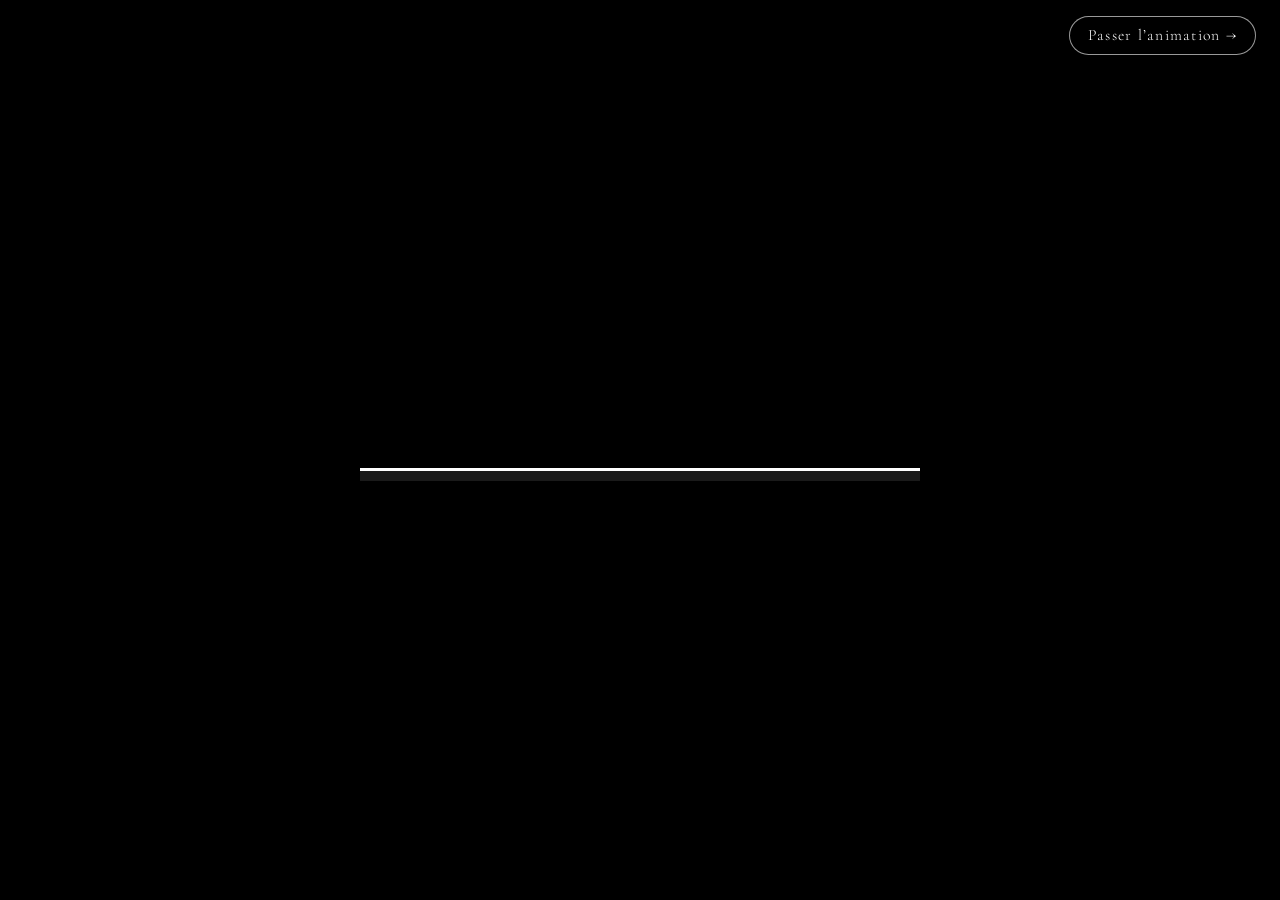
<file: index.html>
<!DOCTYPE html><html lang="fr"><head><meta charset="utf-8"><meta name="viewport" content="width=device-width, initial-scale=1, viewport-fit=cover"><title>Le Contre-Journal — poèmes et textes</title><meta name="description" content="Qui détient le droit de refuser une Création, fruit sacré de l&#x27;Inspiration, germe divin de la Muse ? Poèmes et textes."><link rel="canonical" href="https://le-contre-journal.netlify.app/"><meta name="robots" content="index,follow,max-image-preview:large"><meta name="theme-color" content="#000"><meta property="og:type" content="website"><meta property="og:site_name" content="Le Contre-Journal"><meta property="og:locale" content="fr_FR"><meta property="og:title" content="Le Contre-Journal — poèmes et textes"><meta property="og:description" content="Qui détient le droit de refuser une Création, fruit sacré de l&#x27;Inspiration, germe divin de la Muse ? Poèmes et textes."><meta property="og:url" content="https://le-contre-journal.netlify.app/"><meta property="og:image" content="https://le-contre-journal.netlify.app/_blob/7fd3e486dc86e8c2c947cdbbee42f4b8"><meta name="twitter:card" content="summary_large_image"><meta name="twitter:title" content="Le Contre-Journal — poèmes et textes"><meta name="twitter:description" content="Qui détient le droit de refuser une Création, fruit sacré de l&#x27;Inspiration, germe divin de la Muse ? Poèmes et textes."><link rel="icon" href="favicon.svg" type="image/svg+xml"><script type="application/ld+json">{"@context": "https://schema.org", "@type": "WebSite", "name": "Le Contre-Journal", "url": "https://le-contre-journal.netlify.app/", "inLanguage": "fr", "description": "Qui détient le droit de refuser une Création, fruit sacré de l'Inspiration, germe divin de la Muse ? Poèmes et textes."}</script><link rel="stylesheet" href="https://fonts.googleapis.com/css2?family=Cormorant+Garamond:ital,wght@0,300;0,500;0,700;1,300;1,500&family=EB+Garamond:ital,wght@0,400;0,600;1,400&family=Playfair+Display:ital,wght@0,400;0,700;1,400&family=Cinzel:wght@400;600&family=Special+Elite&family=Inter:wght@300;500&family=Caveat:wght@400;600&display=swap"><link rel="stylesheet" href="style.css"><meta name="google-site-verification" content="oBJErrcy_zEiH17s3p0TN-afQFYG1_rTENjsuNTsGGo" /></head></head><body><main class="sr"><h1>Le Contre-Journal</h1><p class="by">Par Huu Vinh Khang Nguyen</p><p>Qui détient le droit de refuser une Création, fruit sacré de l&#x27;Inspiration, germe divin de la Muse ? </p><nav aria-label="Textes"><ul><li><a href="textes/mes-funerailles/index.html">Mes funérailles</a> — Poèmes</li><li><a href="textes/l-hydre/index.html">L&#x27;hydre</a> — Poèmes</li><li><a href="textes/l-art-de-la-science/index.html">L&#x27;art de la science</a> — Textes</li><li><a href="textes/le-gouffre-entre-l-elite-et-le-public/index.html">Le gouffre entre l’élite et le public</a> — Textes</li><li><a href="textes/des-vetements/index.html">Des vêtements</a> — Poèmes</li></ul></nav><section><h2>La mission</h2><p>« L&#x27;enfer, c&#x27;est les autres » - Huis Clos, Jean-Paul Sartre Il n&#x27;y a rien de plus naturel, de plus humain que la création. Malgré cette vérité fondamentale, il existera toujours ces soi-disant gardiens de la culture. Qu&#x27;importe le Louvre, les Oscars, le prix Goncourt, les Étoiles Michelin …</p><a href="a-propos/index.html">La mission</a></section></main><script id="data" type="application/json">{"title":"Le Contre-Journal","sub":"Qui détient le droit de refuser une Création, fruit sacré de l'Inspiration, germe divin de la Muse ? ","items":[{"id":"a1","cat":"Poèmes","title":"Mes funérailles","th":"nuit","img":"/_blob/7fd3e486dc86e8c2c947cdbbee42f4b8","text":"Sous le ciel déréglé qui ne cesse de s’altérer,\n\nTantôt gris, tantôt cramoisi,\n\nDes tas de cadavres dorment à perte de vue,\n\nBercés par les grondements funèbres de l’écho d’un orgue,\n\nLeur chair poignardée gît dans ma fosse commune…\n\n\n\n\nCeux qui ont osé vivre,\n\nEmbaument l’air de leur odeur de périmé.\n\nIls se décomposent avec eux-mêmes,\n\nNe laissant que leurs ossements en souvenir amer :\n\nLeur avertissement pour leurs futurs prochains.\n\n\n\n\nLeurs corps sont si uniques, mais si semblables.\n\nSous ce ciel inexorablement changeant,\n\nSeules subsistent leurs ressemblances troublantes,\n\nEt leur assassinat brutal qui les purge de l’existence\n\nDans ce cimetière des indésirables.\n\n\n\n\nÔ vie capricieuse, je tiens entre mes mains\n\nMon couteau arborant de jolis pétales fins\n\nEt mon bouquet de chrysanthèmes blancs perlés de sang séché.\n\nLa violence et l’amour côte à côte !\n\nHélas, la dichotomie ironique…\n\n\n\n\nCes cadavres sont tous morts par moi et pour moi.\n\nVoici le résultat de mes expériences, de mes sacrifices ;\n\nLe ciel coupable est témoin de mes crimes pour ma grandeur, car\n\nTous sont moi\n\nEt moi suis tous.\n\nLe ciel le sait.","st":{"b":0,"mar":8},"html":"\u003cp>Sous le ciel déréglé qui ne cesse de s’altérer,\u003c/p>\u003cp>Tantôt gris, tantôt cramoisi,\u003c/p>\u003cp>Des tas de cadavres dorment à perte de vue,\u003c/p>\u003cp>Bercés par les grondements funèbres de l’écho d’un orgue,\u003c/p>\u003cp>Leur chair poignardée gît dans ma fosse commune…\u003c/p>\u003cp>\u003cbr>\u003c/p>\u003cp>Ceux qui ont osé vivre,\u003c/p>\u003cp>Embaument l’air de leur odeur de périmé.\u003c/p>\u003cp>Ils se décomposent avec eux-mêmes,\u003c/p>\u003cp>Ne laissant que leurs ossements en souvenir amer : \u003c/p>\u003cp>Leur avertissement pour leurs futurs prochains.\u003c/p>\u003cp>\u003cbr>\u003c/p>\u003cp>Leurs corps sont si uniques, mais si semblables.\u003c/p>\u003cp>Sous ce ciel inexorablement changeant,\u003c/p>\u003cp>Seules subsistent leurs ressemblances troublantes,\u003c/p>\u003cp>Et leur assassinat brutal qui les purge de l’existence\u003c/p>\u003cp>Dans ce cimetière des indésirables.\u003c/p>\u003cp>\u003cbr>\u003c/p>\u003cp>Ô vie capricieuse, je tiens entre mes mains\u003c/p>\u003cp>Mon couteau arborant de jolis pétales fins\u003c/p>\u003cp>Et mon bouquet de chrysanthèmes blancs perlés de sang séché.\u003c/p>\u003cp>La violence et l’amour côte à côte !\u003c/p>\u003cp>Hélas, la dichotomie ironique…\u003c/p>\u003cp>\u003cbr>\u003c/p>\u003cp>Ces cadavres sont tous morts par moi et pour moi.\u003c/p>\u003cp>Voici le résultat de mes expériences, de mes sacrifices ; \u003c/p>\u003cp>Le ciel coupable est témoin de mes crimes pour ma grandeur, car\u003c/p>\u003cp>\u003cspan style=\"font-weight:bold\">Tous sont moi\u003c/span>\u003c/p>\u003cp>\u003cspan style=\"font-weight:bold\">Et moi suis tous.\u003c/span>\u003c/p>\u003cp>\u003cspan style=\"font-weight:bold\">Le ciel le sait.\u003c/span>\u003c/p>"},{"id":"a2","cat":"Poèmes","title":"L'hydre","th":"sépia","img":"/_blob/83dd5697d3ce10eb34e3af564e74be55","text":"Depuis mon premier souffle sur cette terre,\nJe veux la perfection.\nMoqueuse, elle l’est,\nAvec ses trognes narquoises.\n\nPourtant, elle est mon apothéose :\nNonchalante dans son absolu,\nOrgueilleuse dans sa grandeur ;\nMon destin est gravé par les Moires,\nMa force, héritée d’Héraclès,\nEt mon chemin, béni par Hermès.\n\nJ’avance, je fonce, je m’élève,\nMais elle recule.\nJe gravis, je m’élance, je poursuis,\nElle s’éloigne,\nMalicieuse,\nMais juste assez\nPour que je continue,\nPour que je la désire,\nPour qu’elle me séduise,\nPour encore mieux me voir chuter.\n\nMoi, naguère si fort,\nMe voilà piteux et faible !\nJ’entends les chants trompeurs de ses gueules\nPersifler,\nMe narguer,\nMe railler.\n\nSes yeux mirifiques dans mon dos,\nJe les sens,\nSes jugements incessants ;\nMon calvaire perpétuel,\nLa moquerie comme rituel,\nQue reste-t-il de moi,\nPromesse déchue ?\n\n…\n\nL’hydre renaît de ses têtes.\nMoi, de mes blessures.\nJe suis un homme tenace et indomptable.\nElle ? Qu’une bête à vaincre.\n\nLe regard droit, le front levé,\nJe me relève.\nEt le monstre ricane encore.\n","html":"\u003cp>Depuis mon premier souffle sur cette terre,\u003c/p>\u003cp>Je veux la perfection.\u003c/p>\u003cp>Moqueuse, elle l’est,\u003c/p>\u003cp>Avec ses trognes narquoises.\u003c/p>\u003cp>\u003cbr>\u003c/p>\u003cp>Pourtant, elle est mon apothéose : \u003c/p>\u003cp>Nonchalante dans son absolu,\u003c/p>\u003cp>Orgueilleuse dans sa grandeur ;\u003c/p>\u003cp>Mon destin est gravé par les Moires, \u003c/p>\u003cp>Ma force, héritée d’Héraclès,\u003c/p>\u003cp>Et mon chemin, béni par Hermès.\u003c/p>\u003cp>\u003cbr>\u003c/p>\u003cp>J’avance, je fonce, je m’élève,\u003c/p>\u003cp>Mais elle recule.\u003c/p>\u003cp>Je gravis, je m’élance, je poursuis,\u003c/p>\u003cp>Elle s’éloigne,\u003c/p>\u003cp>Malicieuse,\u003c/p>\u003cp>Mais juste assez \u003c/p>\u003cp>Pour que je continue,\u003c/p>\u003cp>Pour que je la désire,\u003c/p>\u003cp>Pour qu’elle me séduise,\u003c/p>\u003cp>Pour encore mieux me voir chuter.\u003c/p>\u003cp>\u003cbr>\u003c/p>\u003cp>Moi, naguère si fort, \u003c/p>\u003cp>Me voilà piteux et faible !\u003c/p>\u003cp>J’entends les chants trompeurs de ses gueules\u003c/p>\u003cp>Persifler,\u003c/p>\u003cp>Me narguer,\u003c/p>\u003cp>Me railler.\u003c/p>\u003cp>\u003cbr>\u003c/p>\u003cp>Ses yeux mirifiques dans mon dos, \u003c/p>\u003cp>Je les sens,\u003c/p>\u003cp>Ses jugements incessants ; \u003c/p>\u003cp>Mon calvaire perpétuel, \u003c/p>\u003cp>La moquerie comme rituel,\u003c/p>\u003cp>Que reste-t-il de moi, \u003c/p>\u003cp>Promesse déchue ?\u003c/p>\u003cp>\u003cbr>\u003c/p>\u003cp>…\u003c/p>\u003cp>\u003cbr>\u003c/p>\u003cp>L’hydre renaît de ses têtes.\u003c/p>\u003cp>Moi, de mes blessures. \u003c/p>\u003cp>Je suis un homme tenace et indomptable.\u003c/p>\u003cp>Elle ? Qu’une bête à vaincre. \u003c/p>\u003cp>\u003cbr>\u003c/p>\u003cp>Le regard droit, le front levé,\u003c/p>\u003cp>Je me relève.\u003c/p>\u003cp>Et le monstre ricane encore. \u003c/p>","fog":0,"fg":"#ffffff","bg":""},{"id":"a3","cat":"Textes","title":"L'art de la science","th":"encre","img":"","text":"« Je ne remettrai à personne du poison, si on m’en demande, ni ne prendrai l’initiative d’une pareille suggestion ; semblablement, je ne remettrai à aucune femme un pessaire abortif, je passerai ma vie et j’exercerai mon art dans l’innocence et la pureté. »\n\n(Collège des médecins du Québec)\n\n\n\n\n\n\n\nVoici un extrait d’un des textes fondateurs de la déontologie clinique, le serment d’Hippocrate, une déclaration solennelle écrite par le père de la médecine à laquelle tous les professionnels exerçant dans ce domaine doivent prêter serment. Datant pourtant des alentours du IVᵉ siècle avant J.-C., cette relique du passé lointain résonne encore de sa promesse de rigueur morale dans les facultés de médecine des universités. Bien que le contenu de ce serment ait grandement changé, le clinicien pionnier de la Grèce antique en demeure l’éponyme. De plus, les valeurs fondamentales de la médecine occidentale telles que le partage des connaissances, la bienveillance et la discrétion, promises jadis et encore transmises aujourd’hui, forment les racines de cette profession. Ces racines puisent dans le sol de l’éducation et de la culture leur eau et leurs nutriments pour faire éclore les fleurs de la pratique clinique, chacune poussant de la terre de la science. Malgré leurs origines communes, chaque médecin arbore fièrement ses différentes façons d’exercer son métier, que ce soient des diagnostics variés, des traitements divers ou les nuances des pronostics, tous pouvant évoquer une analyse variée de la même question, tout en étant appropriés ; ainsi, le praticien d’une même science peut interpréter une même situation d’une myriade de façons. Pourtant, la médecine est bien considérée comme une science. Comment alors peut-elle être si fluctuante alors qu’elle est établie sur des théories quantitatives et généralisées ? Comment expliquer cet éventail de diversité tandis que les faits dans les livres se veulent universels ? Hippocrate a suggéré la réponse à ces questions dans son serment susmentionné en considérant la médecine comme un art qu’il exerce. Il convient donc de soutenir que la médecine, tout comme d'autres domaines, est à la fois une science et un art, en raison des compétences émotionnelles et sociales indispensables pour appliquer la méthode scientifique à la réalité, ainsi que des libertés qu'un scientifique peut prendre pour adapter les faits appris à chaque situation.\n\n\n\n\nL’un est qualifié de subjectif, l’autre, d’objectif ; entre la bataille du relatif et de l’absolu, l’art et la science se balancent tels un funambule sur son fil. Lorsque l’un prend trop de place, l’équilibre se rompt et la chute devient inévitable. Une juste proportion est donc requise. Si l’art se définit comme étant « une activité créatrice visant à produire des œuvres destinées à toucher les sens et les émotions du public [...] » (Alarcon), la science est définie par sa méthode : la méthode scientifique. Cette méthode est séquentielle, structurée et immuable. Elle est établie sur l’observation d’un phénomène, la formulation d’une problématique, la recherche, l’élaboration d’une hypothèse, l’expérimentation, l’analyse des données, la conclusion, le partage des résultats, puis la répétition des expériences.\n\n\n\n\nPour valoriser son travail, le scientifique doit intégrer l’art comme compétence relationnelle, au même titre que le stéthoscope, le bécher ou le microscope sont essentiels à son métier. D’abord, le scientifique doit trouver une problématique pertinente pour le grand public et un protocole qui respecte les contraintes du contexte dans lequel il se retrouve, telles que l’éthique et les ressources disponibles. Ensuite, il devra diffuser ses découvertes afin de partager ses connaissances avec le monde. Dans des circonstances cliniques, il doit être à l’écoute autant du verbal que du non-verbal de ses patients pour déduire le meilleur traitement qu’il peut offrir. Il faut donc être sensible aux besoins des autres ainsi qu’à leurs contraintes et savoir communiquer efficacement et avec charisme pour promouvoir son travail ardu. L’exemple de l’obstétricien hongrois du XIXᵉ siècle Ignaz Semmelweis illustre bien cette réalité : malgré une découverte majeure, son style d’écriture rebutant a nui à la diffusion de ses idées. Ce clinicien avait démontré à ses collègues que la désinfection des mains dans une solution de chaux chlorée après une autopsie et avant l’examen d’une femme près de son accouchement pouvait réduire la mortalité infantile de 18 % à moins de 2 %. Le docteur Semmelweis avait certes raison. Toutefois, sa plume dite « répétitive, égocentrique et belliqueuse » (Baskett, Thomas F. On the shoulders of giants: eponyms and names in obstetrics and gynaecology. RCOG Press, 1996.) donnait l’impression d’insulter la communauté scientifique, ce qui ne lui avait pas permis d’instaurer l’hygiène des mains qu’il avait proposée. Ce rejet avait coûté des milliers de vies, privant des parturientes d’un geste préventif élémentaire. D’ailleurs, sa propre femme et ses collègues avaient tellement l’impression que ses découvertes ne pouvaient qu’être causées par de la folie qu’ils l’avaient interné dans un asile psychiatrique où il était mort quatorze jours plus tard à cause d’une plaie gangrenée attribuable aux châtiments physiques qu’il avait reçus. De surcroît, un scientifique doit autant maîtriser ses habiletés pratiques qu’émotionnelles et sociales, puisque certains sujets de recherche sont interdisciplinaires, exigeant la collaboration inévitable avec d’autres personnes. En outre, la réception des idées scientifiques dépend souvent de la réputation de leur auteur, de la même manière que la notoriété d’un artiste donne de la valeur à son œuvre. Par exemple, la communauté scientifique a longtemps suivi le scepticisme d’Albert Einstein envers certaines théories quantiques en raison de la renommée de ce génie du vingtième siècle. Ironiquement, la même communauté a rejeté la proposition de Semmelweis malgré ses preuves, alors que les hypothèses d’Einstein ont été acceptées bien au-delà de ce que les données justifiaient. Par ailleurs, ce prodige du XXᵉ siècle a été exclu du Manhattan Project, un projet visant à produire une bombe atomique, à cause de ses opinions politiques. Ce projet d’envergure mené lors de la Seconde Guerre mondiale représente le succès d’une collaboration exemplaire et colossale : il a embauché plus de 130 000 personnes, dont 3 000 à 5 000 physiciens. Ces exemples ci-dessus illustrent qu’en plus d’être sensibles et humanistes, les scientifiques doivent savoir coopérer et maintenir une image irréprochable pour faire avancer les découvertes de l’humanité. Ces qualités, bien qu’exigeantes par leur essence et leur quantité, sont essentielles ; sans elles, même le scientifique le plus rigoureux peine à transmettre ses découvertes, nonobstant leur pertinence, lui attribuant le stéréotype d’être austère, inaccessible et replié sur lui-même. En fin de compte, à quoi sert la connaissance si elle disparaît avec celui qui, seul, la détient ?\n\n\n\n\nEn plus d’être défini comme un vaisseau de la créativité humaine, le mot art tire ses racines étymologiques du latin ars qui veut originellement dire métier, talent, procédé, ruse et manière de se conduire. Avant d’inclure les œuvres des dix classes de l’art, le mot art prenait davantage le sens du mot artisanat. À l’origine, l’art désignait le travail de l’artisan ; chaque produit, unique, est le fruit de l’imagination, de la créativité et de l’expertise technique de l’artisan. Avec cette nouvelle définition de l’art, des parallèles peuvent encore être tracés avec la science : chaque exécution ou abrogation de la méthode scientifique est le résultat de la maîtrise de la théorie et de l'innovation lors de chaque expérience.\n\n\n\n\nLorsqu’un scientifique utilise sa curiosité, son intuition et son jugement professionnel au profit d’une cause, il devient un artiste, un artisan de son domaine. Bien que la méthode scientifique susdite semble inflexible et rigide, sa structure laisse beaucoup de liberté à celui qui l’utilise. D’emblée, même si l’école exige une réponse fixe à un problème, chaque scientifique peut pratiquer son métier différemment à toutes les étapes de la méthode directrice dans des situations complexes, tout comme l’artisan qui fabrique son produit à sa manière. Cette diversité représente la kyrielle de perspectives qui forme la richesse de la communauté scientifique. La pléthore de points de vue et de réflexions agrémente la science en multipliant les questions et les pistes de recherche. À titre d’illustration, en 1928, Alexander Fleming a observé un phénomène que d’autres scientifiques ont tous ignoré : la moisissure qui tuait des bactéries autour d’elle. Son regard inquisiteur sur ce que tant d’autres avaient ignoré, accompagné de la théorie qui le soutient, lui a permis de découvrir la pénicilline, le premier véritable antibiotique, révolutionnant la médecine moderne. Comme l’a démontré l’exemple, la curiosité et la sortie du cadre constituent l’aspect artistique incontournable de la science ; il suffit de s’appuyer sur la théorie, d’expliquer son raisonnement et de le justifier pour présenter une analyse valide. L’art de la découverte fortuite, ou sérendipité, exige une ouverture d’esprit que la méthode rigide ne peut que permettre, mais jamais reproduire. Sans quoi, il n’y aura jamais de découverte ; tous auraient la même vision, les mêmes interrogations et les mêmes réponses. C’est d’ailleurs aussi grâce au hasard, combiné avec la soif de savoir et la curiosité, que l’invention d’un outil culinaire essentiel, le micro-ondes, une machine qui utilise le pouvoir chauffant des micro-ondes, a été découverte par Percy Spencer, qui a remarqué que sa barre de chocolat avait fondu lorsqu’il travaillait avec un magnétron, un appareil émettant des micro-ondes. Par la suite, certains professionnels peuvent même déroger à la méthode et au consensus scientifiques pour le bien d’une cause. Ces écarts apparaissent lorsque l’intuition propose une piste avant que les preuves empiriques ne la confirment et ne valident son fondement. Entre autres, il y a eu des cas où les résultats des tests standards étaient normaux. Toutefois, le praticien insiste sur le fait que son patient souffrait d’une condition cachée. Après davantage de tests, qui étaient prescrits hors du protocole normal, un cancer ou une condition dissimulée a été découvert. De plus, l’histoire de l’aspirine comme préventif cardiaque illustre cette logique : prescrite intuitivement avant d’être validée, elle est désormais un procédé standard. Dans ces deux cas, des médecins se sont surtout fiés à des observations cliniques et à des déductions pour soigner leur patient, s’affranchissant temporairement de la stricte procédure. Pourtant, leurs actions réfractaires avaient bénéficié à leurs patients, ce qui est le but ultime de la médecine. La liberté de suivre son intuition est donc une échappatoire aux méthodes habituelles qui étaye sa pratique de la science en y ajoutant son art personnel. Même si elle contredit ses principes de rigueur et de justification, elle permet aux scientifiques d’atteindre leur but immédiat là où la science ne peut leur fournir ni pistes de recherche ni réponses.\n\n\n\n\nBien que la société considère les artistes comme étant les détenteurs et les philosophes ultimes de l’intelligence émotionnelle et sociale ainsi que de la liberté de production, les scientifiques sont tout de même ces phares de la compétence relationnelle, de l’intuition et du jugement. Toutefois, ils sont des artistes de la science, un domaine plus encadré, mais néanmoins humaniste et innovant. Ainsi, la science exige à la fois rigueur et sensibilité : comprendre ne suffit pas, il faut aussi savoir adapter, communiquer et innover. Il n’est alors aucunement surprenant que les tests d’admission de plusieurs métiers scientifiques évaluent l’empathie, la communication, la collaboration, la présentation de soi, le courage et la soif d’apprendre tout en requérant également l’excellence académique. Au bout du compte, la science est étudiée par les humains, pour les humains. L’art de la science s’ajoute alors à la liste des disciplines ayant des expressions canoniques telles que l’art de la négociation, l’art de séduire, l’art de persuader, l’art de la guerre et ainsi de suite. Tout métier, en somme, recèle sa part d’art. Inversement, si l’art s’insère dans toutes les sphères de l’expérience humaine, serait-il juste de dire que la science, elle aussi, s’implique dans les arts ? Même dans les domaines où les chiffres en sont l’antonyme, la psychologie, une branche de la science, s’avère pertinente pour expliquer, quantifier et généraliser des phénomènes encore inconnus. De plus, la méthode scientifique s’impose, quelle que soit la compétence, comme norme d’excellence pour collecter des données ou développer des techniques novatrices. Tout comme il y a l’art de la science, y a-t-il, en retour, une science de l’art ?\n\n\n","html":"\u003cp style=\"text-align:right\">« Je ne remettrai à personne du poison, si on m’en demande, ni ne prendrai l’initiative d’une pareille suggestion ; semblablement, je ne remettrai à aucune femme un pessaire abortif, je passerai ma vie et j’exercerai mon art dans l’innocence et la pureté. » \u003c/p>\u003cp style=\"text-align:right\">(Collège des médecins du Québec)\u003c/p>\u003cp>\u003cbr>\u003c/p>\u003cp>\u003cbr>\u003c/p>\u003cp style=\"text-align:justify\">\u003cspan style=\"font-size:24px\">Voici un extrait d’un des textes fondateurs de la déontologie clinique, le serment d’Hippocrate, une déclaration solennelle écrite par le père de la médecine à laquelle tous les professionnels exerçant dans ce domaine doivent prêter serment. Datant pourtant des alentours du IVᵉ siècle avant J.-C., cette relique du passé lointain résonne encore de sa promesse de rigueur morale dans les facultés de médecine des universités. Bien que le contenu de ce serment ait grandement changé, le clinicien pionnier de la Grèce antique en demeure l’éponyme. De plus, les valeurs fondamentales de la médecine occidentale telles que le partage des connaissances, la bienveillance et la discrétion, promises jadis et encore transmises aujourd’hui, forment les racines de cette profession. Ces racines puisent dans le sol de l’éducation et de la culture leur eau et leurs nutriments pour faire éclore les fleurs de la pratique clinique, chacune poussant de la terre de la science. Malgré leurs origines communes, chaque médecin arbore fièrement ses différentes façons d’exercer son métier, que ce soient des diagnostics variés, des traitements divers ou les nuances des pronostics, tous pouvant évoquer une analyse variée de la même question, tout en étant appropriés ; ainsi, le praticien d’une même science peut interpréter une même situation d’une myriade de façons. Pourtant, la médecine est bien considérée comme une science. Comment alors peut-elle être si fluctuante alors qu’elle est établie sur des théories quantitatives et généralisées ? Comment expliquer cet éventail de diversité tandis que les faits dans les livres se veulent universels ? Hippocrate a suggéré la réponse à ces questions dans son serment susmentionné en considérant la médecine comme un art qu’il exerce. Il convient donc de soutenir que la médecine, tout comme d'autres domaines, est à la fois une science et un art, en raison des compétences émotionnelles et sociales indispensables pour appliquer la méthode scientifique à la réalité, ainsi que des libertés qu'un scientifique peut prendre pour adapter les faits appris à chaque situation.\u003c/span>\u003c/p>\u003cp style=\"text-align:justify\">\u003cbr>\u003c/p>\u003cp style=\"text-align:justify\">\u003cspan style=\"font-size:24px\">L’un est qualifié de subjectif, l’autre, d’objectif ; entre la bataille du relatif et de l’absolu, l’art et la science se balancent tels un funambule sur son fil. Lorsque l’un prend trop de place, l’équilibre se rompt et la chute devient inévitable. Une juste proportion est donc requise. Si l’art se définit comme étant « une activité créatrice visant à produire des œuvres destinées à toucher les sens et les émotions du public [...] » (Alarcon), la science est définie par sa méthode : la méthode scientifique. Cette méthode est séquentielle, structurée et immuable. Elle est établie sur l’observation d’un phénomène, la formulation d’une problématique, la recherche, l’élaboration d’une hypothèse, l’expérimentation, l’analyse des données, la conclusion, le partage des résultats, puis la répétition des expériences. \u003c/span>\u003c/p>\u003cp style=\"text-align:justify\">\u003cbr>\u003c/p>\u003cp style=\"text-align:justify\">\u003cspan style=\"font-size:24px\">Pour valoriser son travail, le scientifique doit intégrer l’art  comme compétence relationnelle, au même titre que le stéthoscope, le bécher ou le microscope sont essentiels à son métier. D’abord, le scientifique doit trouver une problématique pertinente pour le grand public et un protocole qui respecte les contraintes du contexte dans lequel il se retrouve, telles que l’éthique et les ressources disponibles. Ensuite, il devra diffuser ses découvertes afin de partager ses connaissances avec le monde. Dans des circonstances cliniques, il doit être à l’écoute autant du verbal que du non-verbal de ses patients pour déduire le meilleur traitement qu’il peut offrir. Il faut donc être sensible aux besoins des autres ainsi qu’à leurs contraintes et savoir communiquer efficacement et avec charisme pour promouvoir son travail ardu. L’exemple de l’obstétricien hongrois du XIXᵉ siècle Ignaz Semmelweis illustre bien cette réalité : malgré une découverte majeure, son style d’écriture rebutant a nui à la diffusion de ses idées. Ce clinicien avait démontré à ses collègues que la désinfection des mains dans une solution de chaux chlorée après une autopsie et avant l’examen d’une femme près de son accouchement pouvait réduire la mortalité infantile de 18 % à moins de 2 %. Le docteur Semmelweis avait certes raison. Toutefois, sa plume dite « répétitive, égocentrique et belliqueuse » (Baskett, Thomas F. On the shoulders of giants: eponyms and names in obstetrics and gynaecology. RCOG Press, 1996.) donnait l’impression d’insulter la communauté scientifique, ce qui ne lui avait pas permis d’instaurer l’hygiène des mains qu’il avait proposée. Ce rejet avait coûté des milliers de vies, privant des parturientes d’un geste préventif élémentaire. D’ailleurs, sa propre femme et ses collègues avaient tellement l’impression que ses découvertes ne pouvaient qu’être causées par de la folie qu’ils l’avaient interné dans un asile psychiatrique où il était mort quatorze jours plus tard à cause d’une plaie gangrenée attribuable aux châtiments physiques qu’il avait reçus. De surcroît, un scientifique doit autant maîtriser ses habiletés pratiques qu’émotionnelles et sociales, puisque certains sujets de recherche sont interdisciplinaires, exigeant la collaboration inévitable avec d’autres personnes. En outre, la réception des idées scientifiques dépend souvent de la réputation de leur auteur, de la même manière que la notoriété d’un artiste donne de la valeur à son œuvre. Par exemple, la communauté scientifique a longtemps suivi le scepticisme d’Albert Einstein envers certaines théories quantiques en raison de la renommée de ce génie du vingtième siècle. Ironiquement, la même communauté a rejeté la proposition de Semmelweis malgré ses preuves, alors que les hypothèses d’Einstein ont été acceptées bien au-delà de ce que les données justifiaient. Par ailleurs, ce prodige du XXᵉ siècle a été exclu du Manhattan Project, un projet visant à produire une bombe atomique, à cause de ses opinions politiques. Ce projet d’envergure mené lors de la Seconde Guerre mondiale représente le succès d’une collaboration exemplaire et colossale : il a embauché plus de 130 000 personnes, dont 3 000 à 5 000 physiciens. Ces exemples ci-dessus illustrent qu’en plus d’être sensibles et humanistes, les scientifiques doivent savoir coopérer et maintenir une image irréprochable pour faire avancer les découvertes de l’humanité. Ces qualités, bien qu’exigeantes par leur essence et leur quantité, sont essentielles ; sans elles, même le scientifique le plus rigoureux peine à transmettre ses découvertes, nonobstant leur pertinence, lui attribuant le stéréotype d’être austère, inaccessible et replié sur lui-même. En fin de compte, à quoi sert la connaissance si elle disparaît avec celui qui, seul, la détient ? \u003c/span>\u003c/p>\u003cp style=\"text-align:justify\">\u003cbr>\u003c/p>\u003cp style=\"text-align:justify\">\u003cspan style=\"font-size:24px\">En plus d’être défini comme un vaisseau de la créativité humaine, le mot art tire ses racines étymologiques du latin ars qui veut originellement dire métier, talent, procédé, ruse et manière de se conduire. Avant d’inclure les œuvres des dix classes de l’art, le mot art prenait davantage le sens du mot artisanat. À l’origine, l’art désignait le travail de l’artisan ; chaque produit, unique, est le fruit de l’imagination, de la créativité et de l’expertise technique de l’artisan. Avec cette nouvelle définition de l’art, des parallèles peuvent encore être tracés avec la science : chaque exécution ou abrogation de la méthode scientifique est le résultat de la maîtrise de la théorie et de l'innovation lors de chaque expérience.\u003c/span>\u003c/p>\u003cp style=\"text-align:justify\">\u003cbr>\u003c/p>\u003cp style=\"text-align:justify\">\u003cspan style=\"font-size:24px\">Lorsqu’un scientifique utilise sa curiosité, son intuition et son jugement professionnel au profit d’une cause, il devient un artiste, un artisan de son domaine. Bien que la méthode scientifique susdite semble inflexible et rigide, sa structure laisse beaucoup de liberté à celui qui l’utilise. D’emblée, même si l’école exige une réponse fixe à un problème, chaque scientifique peut pratiquer son métier différemment à toutes les étapes de la méthode directrice dans des situations complexes, tout comme l’artisan qui fabrique son produit à sa manière. Cette diversité représente la kyrielle de perspectives qui forme la richesse de la communauté scientifique. La pléthore de points de vue et de réflexions agrémente la science en multipliant les questions et les pistes de recherche. À titre d’illustration, en 1928, Alexander Fleming a observé un phénomène que d’autres scientifiques ont tous ignoré : la moisissure qui tuait des bactéries autour d’elle. Son regard inquisiteur sur ce que tant d’autres avaient ignoré, accompagné de la théorie qui le soutient, lui a permis de découvrir la pénicilline, le premier véritable antibiotique, révolutionnant la médecine moderne. Comme l’a démontré l’exemple, la curiosité et la sortie du cadre constituent l’aspect artistique incontournable de la science ; il suffit de s’appuyer sur la théorie, d’expliquer son raisonnement et de le justifier pour présenter une analyse valide. L’art de la découverte fortuite, ou sérendipité, exige une ouverture d’esprit que la méthode rigide ne peut que permettre, mais jamais reproduire. Sans quoi, il n’y aura jamais de découverte ; tous auraient la même vision, les mêmes interrogations et les mêmes réponses. C’est d’ailleurs aussi grâce au  hasard, combiné avec la soif de savoir et la curiosité, que l’invention d’un outil culinaire essentiel, le micro-ondes, une machine qui utilise le pouvoir chauffant des micro-ondes, a été découverte par Percy Spencer, qui a remarqué que sa barre de chocolat avait fondu lorsqu’il travaillait avec un magnétron, un appareil émettant des micro-ondes. Par la suite, certains professionnels peuvent même déroger à la méthode et au consensus scientifiques pour le bien d’une cause. Ces écarts apparaissent lorsque l’intuition propose une piste avant que les preuves empiriques ne la confirment et ne valident son fondement. Entre autres, il y a eu des cas où les résultats des tests standards étaient normaux. Toutefois, le praticien insiste sur le fait que son patient souffrait d’une condition cachée. Après davantage de tests, qui étaient prescrits hors du protocole normal, un cancer ou une condition dissimulée a été découvert. De plus, l’histoire de l’aspirine comme préventif cardiaque illustre cette logique : prescrite intuitivement avant d’être validée, elle est désormais un procédé standard. Dans ces deux cas, des médecins se sont surtout fiés à des observations cliniques et à des déductions pour soigner leur patient, s’affranchissant temporairement de la stricte procédure. Pourtant, leurs actions réfractaires avaient bénéficié à leurs patients, ce qui est le but ultime de la médecine. La liberté de suivre son intuition est donc une échappatoire aux méthodes habituelles qui étaye sa pratique de la science en y ajoutant son art personnel. Même si elle contredit ses principes de rigueur et de justification, elle permet aux scientifiques d’atteindre leur but immédiat là où la science ne peut leur fournir ni pistes de recherche ni réponses. \u003c/span>\u003c/p>\u003cp style=\"text-align:justify\">\u003cbr>\u003c/p>\u003cp style=\"text-align:justify\">\u003cspan style=\"font-size:24px\">Bien que la société considère les artistes comme étant les détenteurs et les philosophes ultimes de l’intelligence émotionnelle et sociale ainsi que de la liberté de production, les scientifiques sont tout de même ces phares de la compétence relationnelle, de l’intuition et du jugement. Toutefois, ils sont des artistes de la science, un domaine plus encadré, mais néanmoins humaniste et innovant. Ainsi, la science exige à la fois rigueur et sensibilité : comprendre ne suffit pas, il faut aussi savoir adapter, communiquer et innover. Il n’est alors aucunement surprenant que les tests d’admission de plusieurs métiers scientifiques évaluent l’empathie, la communication, la collaboration, la présentation de soi, le courage et la soif d’apprendre tout en requérant également l’excellence académique. Au bout du compte, la science est étudiée par les humains, pour les humains. L’art de la science s’ajoute alors à la liste des disciplines ayant des expressions canoniques telles que l’art de la négociation, l’art de séduire, l’art de persuader, l’art de la guerre et ainsi de suite. Tout métier, en somme, recèle sa part d’art. Inversement, si l’art s’insère dans toutes les sphères de l’expérience humaine, serait-il juste de dire que la science, elle aussi, s’implique dans les arts ? Même dans les domaines où les chiffres en sont l’antonyme, la psychologie, une branche de la science, s’avère pertinente pour expliquer, quantifier et généraliser des phénomènes encore inconnus. De plus, la méthode scientifique s’impose, quelle que soit la compétence, comme norme d’excellence pour collecter des données ou développer des techniques novatrices. Tout comme il y a l’art de la science, y a-t-il, en retour, une science de l’art ?\u003c/span>\u003c/p>\u003cp>\u003cbr>\u003c/p>","mode":"prose","st":{"mar":6,"lh":1.75,"size":20}},{"id":"t1793850749437","cat":"Textes","title":"Le gouffre entre l’élite et le public","th":"brume","img":"/_blob/1de7452ce42bda499d00530c47d9fa1d","text":"Me voici fraîchement diplômé du secondaire. De grâce, j’ai déjà commencé à oublier plusieurs choses qui ont été martelées trop agressivement dans mon esprit : la cloche au son bien trop artificiel, les règles de l’uniforme auxquelles j’ai toujours essayé de déroger et les suivis comportementaux devenus inefficaces au cinquième secondaire parce que les élèves autant que les enseignants n’y attachaient plus aucune importance. Pourtant, j’ai eu la chance d’être scolarisé dans la meilleure institution d’enseignement secondaire de la province du Québec. Forcément, quelques souvenirs mémorables ne peuvent être oubliés, contrairement aux dates en histoire, notamment une phrase que mon enseignant de monde contemporain et de finances répétait après chaque réponse qu’il trouvait idiotique restera à jamais gravée dans ma tête : « Vous êtes supposés être l’élite du Québec !!! »\n\n\n\n\nJamais une seule fois pendant mon parcours scolaire je ne m’étais arrêté pour me questionner sur la définition de l’élite. Moi, comme plusieurs autres, j’assume que l’élite est un groupe de personnes qui se distinguent par leur excellence et peuvent alors accéder au premier rang de la société. Néanmoins, le dictionnaire Larousse me donne raison. Voici la définition qu’il propose :\n\n\n\n\n« Groupe minoritaire de personnes ayant, dans une société, une place éminente due à certaines qualités valorisées socialement. »\n\n\n\n\nJe crois que cette définition n’explique que l’idée de l’élite. Elle omet de décrire les personnes qui forment cette élite. De plus, elle néglige ce qui leur permet d’avoir autant de succès.\n\n\n\n\nL’élite diffère grandement du groupe dont elle se démarque, le public. Ce ne sont pas seulement les accomplissements et les qualités qui distinguent l’un de l’autre. Il y a un gouffre d’attentes, de normes et de standards qui sépare la société élitiste de ceux qui n’y ont pas accès. Naturellement, pour réussir autant, il faut mettre la barre différemment, et ce, beaucoup plus haute que les autres.\n\n\n\n\nLe paradigme élitiste se base sur la capacité à impressionner. L’élite recherche une excellence frôlant, voire atteignant la perfection. La sublimité étant l’emblème symbolisant leur idéal, la supériorité est un préalable pour rejoindre la société des éminents.\n\n\n\n\nD’ailleurs, les élitistes partagent le désir de confirmer leur excellence non par l’approbation du public, mais par des représentations tangibles de leurs accomplissements. Des diplômes, des trophées, des médailles, des prix… Ils ont besoin d’une preuve concrète, irrécusable de leur réussite qu’ils peuvent fièrement arborer. Ces membres de l’élite transcendent le besoin humain et essentiel de l’acceptation des pairs ; ils ont besoin de plus que l’approbation : une bénédiction. Une gloire officielle. Un prestige irréfutable.\n\n\n\n\nEn revanche, si l’élite priorise l’excellence, le public préfère la connexion. Puisque l’élite est exclusive, le public se veut alors inclusif. Pas besoin d’une grosse éducation ou d’une culture raffinée.\n\n\n\n\nAvec le public, c’est le cœur et le charisme qui comptent. Pourquoi impressionner trois juges alors qu’on peut offrir notre talent à la grande majorité ?\n\n\n\n\nEn effet, le public ne demande pas le raffinement contrairement à l’élite. Il veut quelque chose qui attire leur attention et qui leur permet de comprendre rapidement. C’est pourquoi le public apprécie les arts plus évidents et directs alors que l’élite tutoie les œuvres de premier degré.\n\n\n\n\nCela dit, je ne dis pas que le public a moins de valeur, de pertinence, d’intelligence ou d’importance que l’élite. Le public a la puissance de l’émotion partagée et d’une certaine sagesse du grand nombre. En fait, je ne fais qu’établir la différence entre ces deux groupes sociaux qui ont des perspectives polarisées sur la réussite. L’un priorise la qualité, l’autre, la connexion.\n\n\n\n\nLe destinataire de ce texte n’est ni l’élite ni le public. Ce que j’ai écrit n’impressionne point l’élite : je n’ai fait que décrire le point de vue qu’ils ont déjà acquis, donc ils n’apprennent rien de nouveau, rien de spectaculaire. Le public non plus n’est pas sollicité : dans ce texte, je ne manie aucunement le charisme ou la connexion nécessaires pour charmer cette foule.\n\n\n\n\nJe m’adresse donc à ceux qui sont actuellement dans le public, qui y rayonnent, mais qui, à leur grand dam, ne se distinguent pas assez pour rejoindre l’élite.\n\n\n\n\nCher public aspirant à l’élitisme, si vous êtes allé si loin au sein de la foule du public, c’est parce que vous avez du potentiel. Or, ce n’est pas le talent qui vous manque, c’est la perspective adéquate. En ayant vécu toute votre vie dans le public, vous êtes emprisonnés dans ses normes, ses standards et ses attentes. Alors, pour atteindre l’excellence tant désirée, il faut s’adapter à la haute société, à son objectif d’excellence. Il faut se déconstruire soi-même et rejeter ses anciens rudiments afin de se rebâtir.\n\n\n\n\nL’adaptation est un processus douloureux mais nécessaire telle la mue d’un serpent : on doit briser notre zone de confort et on se perd dans le même monde devenu dorénavant si étranger. Mais on se reconstruit, et ce, plus fort. Si l’on gardait toujours la même peau, on ne pourrait jamais grandir.\n\n\n\n\nD’ailleurs, rappelez-vous que ce qui sépare le public de l’élite n’est pas uniquement le talent : c’est le gouffre de normes, de standards et d’attentes qui distingue ceux qui sont bons de ceux qui sont exceptionnels. Au fond de ce gouffre reposent des milliers d’anciennes peaux de serpent trop étroites, laissées par ceux qui se sont hissés de l’autre côté de l’abîme pour accueillir la grandeur. Pour atteindre les hauteurs de l’élite, il faut adopter la perspective de ceux qui y brillent ; il faut jouer selon les règles de l’arène. L’élite n’est pas un don, c’est une discipline.","html":"\u003cp style=\"text-align:justify\">Me voici fraîchement diplômé du secondaire. De grâce, j’ai déjà commencé à oublier plusieurs choses qui ont été martelées trop agressivement dans mon esprit : la cloche au son bien trop artificiel, les règles de l’uniforme auxquelles j’ai toujours essayé de déroger et les suivis comportementaux devenus inefficaces au cinquième secondaire parce que les élèves autant que les enseignants n’y attachaient plus aucune importance. Pourtant, j’ai eu la chance d’être scolarisé dans la meilleure institution d’enseignement secondaire de la province du Québec. Forcément, quelques souvenirs mémorables ne peuvent être oubliés, contrairement aux dates en histoire, notamment une phrase que mon enseignant de monde contemporain et de finances répétait après chaque réponse qu’il trouvait idiotique restera à jamais gravée dans ma tête : « Vous êtes supposés être l’élite du Québec !!! » \u003c/p>\u003cp style=\"text-align:justify\">\u003cbr>\u003c/p>\u003cp style=\"text-align:justify\">Jamais une seule fois pendant mon parcours scolaire je ne m’étais arrêté pour me questionner sur la définition de l’élite. Moi, comme plusieurs autres, j’assume que l’élite est un groupe de personnes qui se distinguent par leur excellence et peuvent alors accéder au premier rang de la société. Néanmoins, le dictionnaire Larousse me donne raison. Voici la définition qu’il propose : \u003c/p>\u003cp style=\"text-align:justify\">\u003cbr>\u003c/p>\u003cp style=\"text-align:justify\">\u003cspan style=\"font-style:italic\">« Groupe minoritaire de personnes ayant, dans une société, une place éminente due à certaines qualités valorisées socialement. »\u003c/span>\u003c/p>\u003cp style=\"text-align:justify\">\u003cbr>\u003c/p>\u003cp style=\"text-align:justify\">Je crois que cette définition n’explique que l’idée de l’élite. Elle omet de décrire les personnes qui forment cette élite. De plus, elle néglige ce qui leur permet d’avoir autant de succès. \u003c/p>\u003cp style=\"text-align:justify\">\u003cbr>\u003c/p>\u003cp style=\"text-align:justify\">L’élite diffère grandement du groupe dont elle se démarque, le public. Ce ne sont pas seulement les accomplissements et les qualités qui distinguent l’un de l’autre. Il y a un gouffre d’attentes, de normes et de standards qui sépare la société élitiste de ceux qui n’y ont pas accès. Naturellement, pour réussir autant, il faut mettre la barre différemment, et ce, beaucoup plus haute que les autres. \u003c/p>\u003cp style=\"text-align:justify\">\u003cbr>\u003c/p>\u003cp style=\"text-align:justify\">Le paradigme élitiste se base sur la capacité à impressionner. L’élite recherche une excellence frôlant, voire atteignant la perfection. La sublimité étant l’emblème symbolisant leur idéal, la supériorité est un préalable pour rejoindre la société des éminents. \u003c/p>\u003cp style=\"text-align:justify\">\u003cbr>\u003c/p>\u003cp style=\"text-align:justify\">D’ailleurs, les élitistes partagent le désir de confirmer leur excellence non par l’approbation du public, mais par des représentations tangibles de leurs accomplissements. Des diplômes, des trophées, des médailles, des prix… Ils ont besoin d’une preuve concrète, irrécusable de leur réussite qu’ils peuvent fièrement arborer. Ces membres de l’élite transcendent le besoin humain et essentiel de l’acceptation des pairs ; ils ont besoin de plus que l’approbation : une bénédiction. Une gloire officielle. Un prestige irréfutable.\u003c/p>\u003cp style=\"text-align:justify\">\u003cbr>\u003c/p>\u003cp style=\"text-align:justify\">En revanche, si l’élite priorise l’excellence, le public préfère la connexion. Puisque l’élite est exclusive, le public se veut alors inclusif. Pas besoin d’une grosse éducation ou d’une culture raffinée.\u003c/p>\u003cp style=\"text-align:justify\">\u003cbr>\u003c/p>\u003cp style=\"text-align:justify\">Avec le public, c’est le cœur et le charisme qui comptent. Pourquoi impressionner trois juges alors qu’on peut offrir notre talent à la grande majorité ? \u003c/p>\u003cp style=\"text-align:justify\">\u003cbr>\u003c/p>\u003cp style=\"text-align:justify\">En effet, le public ne demande pas le raffinement contrairement à l’élite. Il veut quelque chose qui attire leur attention et qui leur permet de comprendre rapidement. C’est pourquoi le public apprécie les arts plus évidents et directs alors que l’élite tutoie les œuvres de premier degré. \u003c/p>\u003cp style=\"text-align:justify\">\u003cbr>\u003c/p>\u003cp style=\"text-align:justify\">Cela dit, je ne dis pas que le public a moins de valeur, de pertinence, d’intelligence ou d’importance que l’élite. Le public a la puissance de l’émotion partagée et d’une certaine sagesse du grand nombre. En fait, je ne fais qu’établir la différence entre ces deux groupes sociaux qui ont des perspectives polarisées sur la réussite. L’un priorise la qualité, l’autre, la connexion. \u003c/p>\u003cp style=\"text-align:justify\">\u003cbr>\u003c/p>\u003cp style=\"text-align:justify\">Le destinataire de ce texte n’est ni l’élite ni le public. Ce que j’ai écrit n’impressionne point l’élite : je n’ai fait que décrire le point de vue qu’ils ont déjà acquis, donc ils n’apprennent rien de nouveau, rien de spectaculaire. Le public non plus n’est pas sollicité : dans ce texte, je ne manie aucunement le charisme ou la connexion nécessaires pour charmer cette foule. \u003c/p>\u003cp style=\"text-align:justify\">\u003cbr>\u003c/p>\u003cp style=\"text-align:justify\">Je m’adresse donc à ceux qui sont actuellement dans le public, qui y rayonnent, mais qui, à leur grand dam, ne se distinguent pas assez pour rejoindre l’élite. \u003c/p>\u003cp style=\"text-align:justify\">\u003cbr>\u003c/p>\u003cp style=\"text-align:justify\">Cher public aspirant à l’élitisme, si vous êtes allé si loin au sein de la foule du public, c’est parce que vous avez du potentiel. Or, ce n’est pas le talent qui vous manque, c’est la perspective adéquate. En ayant vécu toute votre vie dans le public, vous êtes emprisonnés dans ses normes, ses standards et ses attentes. Alors, pour atteindre l’excellence tant désirée, il faut s’adapter à la haute société, à son objectif d’excellence. Il faut se déconstruire soi-même et rejeter ses anciens rudiments afin de se rebâtir. \u003c/p>\u003cp style=\"text-align:justify\">\u003cbr>\u003c/p>\u003cp style=\"text-align:justify\">L’adaptation est un processus douloureux mais nécessaire telle la mue d’un serpent : on doit briser notre zone de confort et on se perd dans le même monde devenu dorénavant si étranger. Mais on se reconstruit, et ce, plus fort. Si l’on gardait toujours la même peau, on ne pourrait jamais grandir.\u003c/p>\u003cp style=\"text-align:justify\">\u003cbr>\u003c/p>\u003cp style=\"text-align:justify\">D’ailleurs, rappelez-vous que ce qui sépare le public de l’élite n’est pas uniquement le talent : c’est le gouffre de normes, de standards et d’attentes qui distingue ceux qui sont bons de ceux qui sont exceptionnels. Au fond de ce gouffre reposent des milliers d’anciennes peaux de serpent trop étroites, laissées par ceux qui se sont hissés de l’autre côté de l’abîme pour accueillir la grandeur. Pour atteindre les hauteurs de l’élite, il faut adopter la perspective de ceux qui y brillent ; il faut jouer selon les règles de l’arène. L’élite n’est pas un don, c’est une discipline. \u003c/p>","mode":"prose","fog":1},{"id":"t1793851298859","cat":"Poèmes","title":"Des vêtements","th":"sépia","img":"","text":"Nu est le coureur qui passe de naguère à demain,\n\nNarguant la chute, les jambes déjà lasses,\n\nIgnorant l’aube des sentiers de glace.\n\n\n\n\nCe pèlerin sans armure, comme il est cinglé et bête !\n\nNe sent-il pas le jugement du froid austère,\n\nNi l'horizon, immense et solitaire ?\n\n\n\n\nSon élan imparable l’empêche de marcher.\n\nSans vêtement, il échappe aux regards dérisoires\n\nEt la neige seule en gardera l’éternelle mémoire.","html":"\u003cp>Nu est le coureur qui passe de naguère à demain,\u003c/p>\u003cp>Narguant la chute, les jambes déjà lasses,\u003c/p>\u003cp>Ignorant l’aube des sentiers de glace.\u003c/p>\u003cp>\u003cbr>\u003c/p>\u003cp>Ce pèlerin sans armure, comme il est cinglé et bête !\u003c/p>\u003cp>Ne sent-il pas le jugement du froid austère,\u003c/p>\u003cp>Ni l'horizon, immense et solitaire ? \u003c/p>\u003cp>\u003cbr>\u003c/p>\u003cp>Son élan imparable l’empêche de marcher.\u003c/p>\u003cp>Sans vêtement, il échappe aux regards dérisoires\u003c/p>\u003cp>Et la neige seule en gardera l’éternelle mémoire.\u003c/p>","bg":"#17212b","fg":"","fog":2}],"about":{"id":"about","cat":"","title":"LA MISSION","th":"nuit","img":"","mode":"prose","st":{},"text":"« L'enfer, c'est les autres »\n\n- Huis Clos, Jean-Paul Sartre\n\nIl n'y a rien de plus naturel, de plus humain que la création. Malgré cette vérité fondamentale, il existera toujours ces soi-disant gardiens de la culture. Qu'importe le Louvre, les Oscars, le prix Goncourt, les Étoiles Michelin ; qu'importe les défilés de ces grandes maisons de la haute bassesse, les tendances de l'inconscience, les algorithmes liberticides, puisque seules les Muses peuvent marier l'Art à l'essence d'une Âme créatrice. \n\nN'attendons donc plus l'approbation de ces geôliers de l'Art ; leurs attentes hautaines tuent notre feu prométhéen. Faisons fi des agendas politiques, des jurys et des conventions ; lorsqu'il n'y a aucune place, il faut alors en créer. Un tel principe rebelle a toujours caractérisé l'espace artistique : parlons des œuvres du Salon des Refusés, du rap, du graffiti, tous nés d'un mépris pour le cadre et, ainsi, illustres. \n\nLe Contre-Journal est le lieu de rencontre de ces Marges. Ses seules limites sont celles de l'Inspiration. \n","html":"\u003cp>« L'enfer, c'est les autres »\u003c/p>\u003cp>\u003cbr>\u003c/p>\u003cp style=\"text-align:right\">- Huis Clos, Jean-Paul Sartre\u003c/p>\u003cp style=\"text-align:justify\">\u003cbr>\u003c/p>\u003cp style=\"text-align:justify\">Il n'y a rien de plus naturel, de plus humain que la création. Malgré cette vérité fondamentale, il existera toujours ces soi-disant gardiens de la culture. Qu'importe le Louvre, les Oscars, le prix Goncourt, les Étoiles Michelin ; qu'importe les défilés de ces grandes maisons de la haute bassesse, les tendances de l'inconscience, les algorithmes liberticides, puisque seules les Muses peuvent marier l'Art à l'essence d'une Âme créatrice. \u003c/p>\u003cp style=\"text-align:justify\">\u003cbr>\u003c/p>\u003cp style=\"text-align:justify\">\u003cspan style=\"font-size:clamp(1.35rem, 5vw, 1.75rem);letter-spacing:0em\">N'attendons donc plus l'approbation de ces geôliers de l'Art ; leurs attentes hautaines tuent notre feu prométhéen. \u003c/span>Faisons fi des agendas politiques, des jurys et des conventions ; lorsqu'il n'y a aucune place, il faut alors en créer. Un tel principe rebelle a toujours caractérisé l'espace artistique : parlons des œuvres du Salon des Refusés, du rap, du graffiti, tous nés d'un mépris pour le cadre et, ainsi, illustres. \u003c/p>\u003cp style=\"text-align:justify\">\u003cbr>\u003c/p>\u003cp style=\"text-align:justify\">Le Contre-Journal est le lieu de rencontre de ces Marges. Ses seules limites sont celles de l'Inspiration. \u003c/p>"},"author":{"id":"author","cat":"","title":"L'AUTEUR","th":"nuit","img":"","mode":"prose","st":{},"text":"À faire\n","html":"\u003cp>À faire\u003c/p>"}}</script><script id="app">
const SHELL=`<div id=intro><canvas id=rain></canvas><button id=skip>Passer l’animation →</button></div><div id=idx></div><div id=tabs><button id=aut>L’auteur</button><button id=abt>À propos</button></div><div id=rd></div><button id=pen hidden>✎</button><button id=sv hidden>Publier</button><div id=toast></div>`;
const URLS={"a1": "textes/mes-funerailles/index.html", "a2": "textes/l-hydre/index.html", "a3": "textes/l-art-de-la-science/index.html", "t1793850749437": "textes/le-gouffre-entre-l-elite-et-le-public/index.html", "t1793851298859": "textes/des-vetements/index.html", "about": "a-propos/index.html"};document.body.insertAdjacentHTML('afterbegin',SHELL);
const $=s=>document.querySelector(s),E=s=>String(s||'').replace(/[&<>"]/g,c=>({'&':'&amp;','<':'&lt;','>':'&gt;','"':'&quot;'}[c]));
let D=JSON.parse($('#data').textContent),ed=false,cur=null,art=null,assets=null,io,done=false,T=[];
if(!D.about)D.about={id:'about',cat:'',title:'À propos',th:'nuit',img:'',mode:'prose',st:{},text:'Pourquoi cette page existe ?\n\nÉcris ici ce qui t’a poussé à créer ce lieu, ce que tu y publies, ce que tu espères qu’on y trouve.'};
if(!D.author)D.author={id:'author',cat:'',title:'L’auteur',th:'nuit',img:'',mode:'prose',st:{},text:'Qui écrit ?\n\nPrésente-toi ici : qui tu es, d’où viennent tes mots, ce qui les nourrit. Tu peux aussi insérer une photo avec le bouton image.'};
const TH={nuit:['#000','#f4f4f4','#fff'],blanc:['#f5f5f3','#0a0a0a','#000'],encre:['#f1e9d8','#221a12','#8a3b2a'],aube:['#2a1620','#ffe9d6','#ff9a76'],brume:['#10222b','#dcefee','#7fd4c8'],brouillard:['#171a1f','#e6e8ec','#b8c0cc'],crépuscule:['#1b1426','#f2e8f7','#c9a7e8'],sépia:['#2a2016','#f1e4cc','#c89b5a']};
const toast=m=>{const t=$('#toast');t.textContent=m;t.style.opacity=1;setTimeout(()=>t.style.opacity=0,2800)};
function idx(){
 let h=`<div class=idx-container><h1 data-k=title ${ed?'contenteditable':''}>${E(D.title)}</h1><p class=by>Par Huu Vinh Khang Nguyen</p><p class=sub data-k=sub ${ed?'contenteditable':''}>${E(D.sub)}</p>`;
 [...new Set(D.items.map(i=>i.cat))].forEach(c=>{h+=`<h2>${E(c)}</h2>`+D.items.filter(i=>i.cat==c).map(i=>`<a class=it href="${URLS[i.id]}" data-id="${E(i.id)}">${E(i.title)}</a>`).join('')});
 $('#abt').textContent=D.about.title||'À propos';$('#aut').textContent=D.author.title||'L’auteur';if(ed)h+=`<div class=re-wrap><button class=btn id=add>+ nouveau texte</button></div>`;h+=`<div class=re-wrap><button class=btn id=re>revoir l’intro</button></div></div>`;
 $('#idx').innerHTML=h;[...$('.idx-container').children].forEach((el,i)=>el.style.animationDelay=Math.min(i*.14,2.4)+'s')}
$('#idx').onclick=e=>{const b=e.target.closest('.it');if(e.target.id=='add')add();if(e.target.id=='re'){try{sessionStorage.removeItem('seen')}catch(x){}location.reload()}};
$('#idx').addEventListener('focusout',e=>{const k=e.target.dataset&&e.target.dataset.k;if(k)D[k]=e.target.textContent});
function open(id){vm=null;cur=id=='about'?D.about:id=='author'?D.author:D.items.find(i=>i.id==id);rd();$('#rd').classList.add('show');$('#rd').scrollTop=0}
const FONTS={'Cormorant Garamond':"'Cormorant Garamond',Georgia,serif",'EB Garamond':"'EB Garamond',Georgia,serif",'Playfair Display':"'Playfair Display',Georgia,serif",'Cinzel':"'Cinzel',Georgia,serif",'Machine à écrire':"'Special Elite','Courier New',monospace",'Manuscrit':"'Caveat',cursive",'Inter':"'Inter',system-ui,sans-serif"};
const SIZES=[14,16,18,20,22,24,28,32,40,48,64,80];
const sty=i=>Object.assign({font:'Cormorant Garamond',size:0,lh:1.65,mar:28,al:'left',ls:0,b:0,i:0},i.st||{});
const txs=S=>`font-size:${S.size?S.size+'px':'clamp(1.35rem,5vw,1.75rem)'};line-height:${S.lh};padding-left:${S.mar}px;padding-right:${S.mar}px;text-align:${S.al};letter-spacing:${S.ls}em;font-weight:${S.b?600:300};font-style:${S.i?'italic':'normal'}`;
const fmt=l=>E(l).replace(/\*\*(.+?)\*\*/g,'<b>$1</b>').replace(/\*(.+?)\*/g,'<i>$1</i>');
let vm=null;
const AL={B:1,STRONG:1,I:1,EM:1,U:1,S:1,STRIKE:1,SPAN:1,SUB:1,SUP:1,FONT:1},BL={P:1,DIV:1,LI:1,UL:1,OL:1,H1:1,H2:1,H3:1,BLOCKQUOTE:1};
const OKSRC=/^(\/_blob\/[\w.\-\/]+|data:image\/(png|jpe?g|webp|gif);base64,[A-Za-z0-9+\/=]+)$/i;
const SP=/^(width|font-size|font-family|color|background-color|text-align|font-weight|font-style|text-decoration|text-decoration-line|letter-spacing)$/,ok=v=>!/[<>]|url\(|expression|javascript/i.test(v);
function stl(n){const a=[];if(n.style)for(const p of n.style){const v=n.style.getPropertyValue(p);if(SP.test(p)&&ok(v))a.push(p+':'+v)}return a.join(';')}
function san(n){
 if(n.nodeType==3)return E(n.nodeValue);
 if(n.nodeType!=1)return'';
 const t=n.tagName,kids=()=>[...n.childNodes].map(san).join('');
 if(t=='SCRIPT'||t=='STYLE')return'';
 if(t=='BR')return'<br>';
 if(t=='IMG'){const u=n.getAttribute('src')||'';if(!OKSRC.test(u))return'';const w=n.style&&n.style.width&&ok(n.style.width)?n.style.width:'';return `<img src="${E(u)}" alt=""${w?` style="width:${E(w)}"`:''}>`}
 if(!AL[t])return kids();
 let st=stl(n);
 if(t=='FONT'){if(n.getAttribute('color')&&ok(n.getAttribute('color')))st+=';color:'+n.getAttribute('color');if(n.getAttribute('face')&&ok(n.getAttribute('face')))st+=';font-family:'+n.getAttribute('face')}
 const tag=t=='FONT'?'span':t.toLowerCase();
 return `<${tag}${st?` style="${E(st)}"`:''}>${kids()}</${tag}>`}
const emp=h=>!/<img\b/.test(h)&&!h.replace(/<br\s*\/?>/g,'').replace(/<[^>]*>/g,'').replace(/&nbsp;/g,' ').trim();
function toBlocks(par,out){let buf='';const fl=()=>{if(buf!==''){out.push({h:buf,s:''});buf=''}};
 par.childNodes.forEach(n=>{
  if(n.nodeType==1&&BL[n.tagName]){fl();
   if([...n.childNodes].some(c=>c.nodeType==1&&BL[c.tagName]))toBlocks(n,out);
   else out.push({h:[...n.childNodes].map(san).join(''),s:n.style&&n.style.textAlign?'text-align:'+n.style.textAlign:''})}
  else buf+=san(n)});fl()}
const parse=h=>new DOMParser().parseFromString('<body>'+(h||'')+'</body>','text/html').body;
function blocks(h){const o=[];toBlocks(parse(h),o);return o.map(b=>({h:emp(b.h)?'':b.h,s:b.s}))}
const clean=h=>{const b=blocks(h);return b.length?b.map(x=>`<p${x.s?` style="${x.s}"`:''}>${x.h||'<br>'}</p>`).join(''):'<p><br></p>'};
const t2h=t=>(t||'').split('\n').map(l=>`<p>${l.trim()?fmt(l):'<br>'}</p>`).join('');
const htmlOf=i=>i.html||(i.html=clean(t2h(i.text)));
function readHtml(i,md){
 const bs=blocks(htmlOf(i));let out='',g=[];
 const para=p=>`<p class="pp l" style="${p[0].s}">${p.map(b=>b.h).join(' ')}</p>`;
 const flush=()=>{if(!g.length)return;
  if(md=='vers')out+=`<div class=st>${g.map((b,n)=>`<span class=l style="transition-delay:${Math.min(n*.12,1.2)}s;${b.s}">${b.h}</span>`).join('')}</div>`;
  else{let p=[];g.forEach(b=>{const L=b.h.replace(/<[^>]*>/g,'').length;if(p.length&&p[p.length-1].L>=90){out+=para(p);p=[]}p.push({h:b.h,s:b.s,L})});if(p.length)out+=para(p)}
  g=[]};
 bs.forEach(b=>{if(/<img\b/.test(b.h)){flush();out+=`<figure class="fig l" style="${b.s}">${b.h}</figure>`}else b.h?g.push(b):flush()});flush();return out}
const rgb=c=>{c=(c||'#000000').replace('#','');if(c.length==3)c=c.split('').map(x=>x+x).join('');const n=parseInt(c,16)||0;return[(n>>16)&255,(n>>8)&255,n&255].join(',')};
const lum=c=>{const q=rgb(c).split(',').map(Number);return(.299*q[0]+.587*q[1]+.114*q[2])/255};
function colors(i){const t=TH[i.th]||TH.nuit,bg=i.bg||t[0];return[bg,i.fg||(i.bg?(lum(bg)>.55?'#111111':'#f4f4f4'):t[1])]}
function hex6(c){c=(c||'#000000');if(/^#[0-9a-f]{6}$/i.test(c))return c;const q=rgb(c).split(',').map(n=>(+n).toString(16).padStart(2,'0'));return'#'+q.join('')}
function paint(){const r=$('#rd'),k=colors(cur),S=sty(cur);r.style.background=k[0];r.style.color=k[1];r.style.setProperty('--fgc',rgb(k[1]));r.style.fontFamily=FONTS[S.font]||FONTS['Cormorant Garamond'];const bi=r.querySelector('.bgimg');if(bi){const v=cur.veil==null?.5:cur.veil,c=rgb(k[0]);bi.style.backgroundImage=`linear-gradient(rgba(${c},${v}),rgba(${c},${v})),url(${JSON.stringify(cur.img)})`}}
function rd(){
 const i=cur,r=$('#rd'),S=sty(i),md=vm||i.mode||'vers';
 r.style.cssText='';r.dataset.th=i.th;
 r.innerHTML=`<button class=bk>←</button>${i.img?'<div class=bgimg></div>':''}${i.fog?`<div class="fog f${i.fog}"></div>`:''}${ed?tbar(i,S,md):''}<div class=hero><h1>${E(i.title)}</h1></div>${ed?`<div class=tx id=edt contenteditable=true spellcheck=true style="${txs(S)}">${htmlOf(i)}</div>`:`<div class=tx style="${txs(S)}">${readHtml(i,md)}</div>`}${ed?form(i):''}`;
 paint();
 io&&io.disconnect();
 io=new IntersectionObserver(es=>es.forEach(e=>{if(e.isIntersecting){const n=e.target;n.classList.contains('st')?n.querySelectorAll('.l').forEach(l=>l.classList.add('in')):n.classList.add('in');io.unobserve(n)}}),{root:r,threshold:0,rootMargin:'0px 0px 40% 0px'});
 r.querySelectorAll('.st,.pp,.fig').forEach(n=>io.observe(n))}
function tbar(i,S,md){
 const fo=Object.keys(FONTS).map(k=>`<option>${k}</option>`).join(''),fp=Object.keys(FONTS).map(k=>`<option ${k==S.font?'selected':''}>${k}</option>`).join(''),sz=SIZES.map(n=>`<option>${n}</option>`).join(''),
 c=(cm,l,t)=>`<button data-c="${cm}" title="${t||''}">${l}</button>`,
 rg=(k,l,mn,mx,st,v)=>`<label>${l}<input type=range data-s=${k} min=${mn} max=${mx} step=${st} value=${v}></label>`,
 k=colors(i),
 sw=Object.keys(TH).map(n=>`<button class="sw${!i.bg&&n==i.th?' on':''}" data-th="${n}" title="${n}" style="background:${TH[n][0]}"></button>`).join('');
 return `<div class=tb><div class=r>${c('undo','↶','Annuler (Ctrl+Z)')}${c('redo','↷','Rétablir (Ctrl+Y)')}<i class=sep></i><select data-sf=font><option value="">Police</option>${fo}</select><select data-sf=size><option value="">Taille</option>${sz}</select><i class=sep></i>${c('bold','<b>G</b>','Gras (Ctrl+B)')}${c('italic','<i>I</i>','Italique (Ctrl+I)')}${c('underline','<u>S</u>','Souligné (Ctrl+U)')}${c('strikeThrough','<s>B</s>','Barré (Ctrl+Maj+X)')}<label class=cl title="Couleur du texte">A<input type=color data-sc=foreColor value="${hex6(k[1])}"></label><label class=cl title="Surligner">▮<input type=color data-sc=hiliteColor value="#ffe066"></label><i class=sep></i>${c('justifyLeft','⇤','Gauche (Ctrl+Maj+L)')}${c('justifyCenter','↔','Centré (Ctrl+Maj+E)')}${c('justifyRight','⇥','Droite (Ctrl+Maj+R)')}${c('justifyFull','☰','Justifié (Ctrl+Maj+J)')}${c('removeFormat','Tx','Effacer la mise en forme')}<i class=sep></i><label class=cl title="Insérer une image dans le texte">🖼<input type=file accept="image/*" hidden id=imi></label><button data-iw="30">30%</button><button data-iw="50">50%</button><button data-iw="75">75%</button><button data-iw="100">100%</button><button data-iw="0" title="Supprimer l’image">✕</button></div><div class=r><select data-s=font title="Police du texte">${fp}</select>${rg('size','Taille',14,48,1,S.size||26)}${rg('lh','Interligne',1.1,2.6,.05,S.lh)}${rg('mar','Marge',6,160,2,S.mar)}${rg('ls','Espacement',-.02,.2,.01,S.ls)}<button data-m="vers" class="${md=='vers'?'on':''}">Vers</button><button data-m="prose" class="${md=='prose'?'on':''}">¶ Paragraphes</button></div><div class=r><span>Fond</span>${sw}<label class=cl title="Couleur de fond">🎨<input type=color data-p=bg value="${hex6(k[0])}"></label><label class=cl title="Couleur du texte de la page">A<input type=color data-p=fg value="${hex6(k[1])}"></label><button data-p=auto>Auto</button><span>Brume</span><select data-p=fog><option value=0 ${!i.fog?'selected':''}>aucune</option><option value=1 ${i.fog==1?'selected':''}>légère</option><option value=2 ${i.fog==2?'selected':''}>dense</option></select>${i.img?`<label>Voile<input type=range data-p=veil min=0 max=.95 step=.05 value=${i.veil==null?.5:i.veil}></label><button data-p=noimg>Retirer l’image de fond</button>`:''}</div></div>`}
function form(i){return `<div class=ep><input data-f=title value="${E(i.title)}" placeholder="Titre">${(i===D.about||i===D.author)?'':`<input data-f=cat value="${E(i.cat)}" placeholder="Catégorie">`}<small>Écris directement dans le texte ci-dessus, comme dans Word : sélectionne puis utilise la barre (ou Ctrl+B, Ctrl+I, Ctrl+U). Une ligne vide sépare les strophes ou les paragraphes. Ctrl+S publie.</small><label class=btn>Image de fond<input type=file accept="image/*" hidden id=im></label>${(i===D.about||i===D.author)?'':'<button class=btn id=del>Supprimer</button>'}</div>`}
const R=$('#rd');let saved=null,pend=26,tm=0;
const EL=()=>R.querySelector('#edt');
document.addEventListener('selectionchange',()=>{const e=EL(),q=getSelection();if(e&&q.rangeCount&&e.contains(q.anchorNode))saved=q.getRangeAt(0).cloneRange()});
const sync=()=>{const e=EL();if(!e||!cur)return;cur.html=clean(e.innerHTML);cur.text=e.innerText};
const exec=(c,v)=>{try{document.execCommand('styleWithCSS',false,true)}catch(x){}document.execCommand(c,false,v)};
const restore=()=>{const e=EL();if(!e)return;e.focus();if(saved){const q=getSelection();q.removeAllRanges();q.addRange(saved)}};
function fixSz(){const e=EL();if(!e)return;e.querySelectorAll('span,font').forEach(n=>{const f=n.style&&n.style.fontSize;if((f&&/xxx-large/.test(f))||n.getAttribute('size')=='7'){n.style.fontSize=pend+'px';n.removeAttribute('size')}})}
const cmd=(c,v)=>{restore();exec(c,v);if(c=='fontSize')fixSz();sync()};
function applySt(){const tx=R.querySelector('.tx');if(tx)tx.style.cssText=txs(sty(cur));paint()}
R.onscroll=()=>{const im=R.querySelector('.hero img');if(im)im.style.transform=`translateY(${R.scrollTop*.3}px)`};
R.oninput=e=>{const t=e.target;
 if(t.dataset.s){cur.st=cur.st||{};cur.st[t.dataset.s]=t.type=='range'?+t.value:t.value;applySt()}
 else if(t.dataset.p=='bg'){cur.bg=t.value;paint()}
 else if(t.dataset.p=='fg'){cur.fg=t.value;paint()}
 else if(t.dataset.p=='veil'){cur.veil=+t.value;paint()}
 else if(t.closest&&t.closest('#edt')){clearTimeout(tm);tm=setTimeout(sync,250)}};
const redo=()=>{const y=R.scrollTop;sync();rd();R.scrollTop=y};
R.onchange=e=>{const t=e.target,f=t.dataset.f;
 if(f){cur[f]=t.value;redo()}
 else if(t.dataset.sf=='font'&&t.value){cmd('fontName',FONTS[t.value]);t.value=''}
 else if(t.dataset.sf=='size'&&t.value){pend=+t.value;cmd('fontSize',7);t.value=''}
 else if(t.dataset.sc){cmd(t.dataset.sc,t.value)}
 else if(t.dataset.p=='fog'){cur.fog=+t.value;redo()}
 if(t.id=='im')up(t.files[0]);if(t.id=='imi'){upImg(t.files[0]);t.value=''}};
R.onmousedown=e=>{if(e.target.closest('.tb button'))e.preventDefault()};
R.addEventListener('keydown',e=>{
 if(!e.target.closest||!e.target.closest('#edt'))return;
 const c=e.ctrlKey||e.metaKey;if(!c||e.altKey)return;
 const k=e.key.toLowerCase();
 if(k=='s'&&!e.shiftKey){e.preventDefault();$('#sv').click();return}
 const m=e.shiftKey?{x:'strikeThrough',l:'justifyLeft',e:'justifyCenter',r:'justifyRight',j:'justifyFull',z:'redo'}[k]:{b:'bold',i:'italic',u:'underline',y:'redo'}[k];
 if(m){e.preventDefault();exec(m);sync()}});
R.addEventListener('paste',e=>{
 if(!e.target.closest||!e.target.closest('#edt'))return;
 const h=e.clipboardData&&e.clipboardData.getData('text/html');
 if(h){e.preventDefault();exec('insertHTML',clean(h))}
 setTimeout(sync,0)});
const dataUrl=f=>new Promise((res,rej)=>{const r=new FileReader();r.onload=()=>{const im=new Image();im.onload=()=>{const k=Math.min(1,1600/Math.max(im.width,im.height)),c=document.createElement('canvas');c.width=im.width*k;c.height=im.height*k;c.getContext('2d').drawImage(im,0,0,c.width,c.height);res(c.toDataURL('image/jpeg',.85))};im.onerror=rej;im.src=r.result};r.onerror=rej;r.readAsDataURL(f)});
let selImg=null;
async function upImg(f){if(!f)return;let u='';
 try{if(assets){const a=await assets.upload(f);u=a.url}else u=await dataUrl(f)}catch(e){try{u=await dataUrl(f)}catch(x){toast('Image impossible à charger');return}}
 restore();exec('insertHTML',`<p><img src="${E(u)}" style="width:75%"></p>`);sync();toast('Image insérée : clique dessus pour la redimensionner')}
R.addEventListener('click',e=>{if(!e.target.closest)return;const im=e.target.closest('#edt img');R.querySelectorAll('#edt img.sel').forEach(n=>n.classList.remove('sel'));if(im){im.classList.add('sel');selImg=im}else if(!e.target.closest('.tb'))selImg=null});
R.onclick=e=>{
 const b=e.target.closest('button');
 if(e.target.closest('.bk')){sync();R.classList.remove('show');idx();return}
 if(e.target.id=='del'){if(e.target.dataset.s){D.items=D.items.filter(x=>x!=cur);R.classList.remove('show');idx()}else{e.target.dataset.s=1;e.target.textContent='Confirmer ?'}return}
 if(!b)return;
 if(b.dataset.iw!==undefined){if(!selImg||!selImg.isConnected){toast('Clique d’abord sur une image');return}const v=+b.dataset.iw;if(v)selImg.style.width=v+'%';else{selImg.remove();selImg=null}sync();return}
 if(b.classList.contains('md')){vm=(vm||cur.mode||'vers')=='vers'?'prose':'vers';rd();R.scrollTop=0;return}
 if(b.dataset.c){cmd(b.dataset.c);return}
 if(b.dataset.th){cur.th=b.dataset.th;cur.bg='';cur.fg='';redo();return}
 if(b.dataset.p=='noimg'){cur.img='';redo();return}
 if(b.dataset.p=='auto'){cur.bg='';cur.fg='';redo();return}
 if(b.dataset.m){cur.mode=b.dataset.m;vm=null;redo()}};
async function up(f){if(!f)return;if(!assets)return toast('Images indisponibles ici');try{const a=await assets.upload(f);cur.img=a.url;rd();toast('Image ajoutée')}catch(e){toast('Échec de l’image')}}
function add(){const i={id:'t'+Date.now(),cat:'Textes',title:'Sans titre',th:'nuit',img:'',mode:'vers',st:{},text:'Écris ici…\nchaque ligne apparaîtra\n\nune ligne vide sépare les strophes'};D.items.push(i);open(i.id)}
function build(){const j=JSON.stringify(D).replace(/</g,'\\u003c');
 return `<!DOCTYPE html><html lang="fr"><head><meta charset="utf-8"><meta name="google-site-verification" content="oBJErrcy_zEiH17s3p0TN-afQFYG1_rTENjsuNTsGGo" /><meta name="viewport" content="width=device-width, initial-scale=1, viewport-fit=cover"><title>${E(D.title)}</title><link rel="stylesheet" href="https://fonts.googleapis.com/css2?family=Cormorant+Garamond:ital,wght@0,300;0,500;0,700;1,300;1,500&family=EB+Garamond:ital,wght@0,400;0,600;1,400&family=Playfair+Display:ital,wght@0,400;0,700;1,400&family=Cinzel:wght@400;600&family=Special+Elite&family=Inter:wght@300;500&family=Caveat:wght@400;600&display=swap"><style id="css">${$('#css').textContent}</style></head><body><script id="data" type="application/json">${j}<\/script><script id="app">${$('#app').textContent}<\/script></body></html>`}
$('#sv').onclick=async()=>{sync();if(!art)return toast('Publication indisponible');toast('Publication…');try{await art.publish(build())}catch(e){toast('Échec : '+(e.code||e.message))}};
$('#pen').onclick=()=>{sync();ed=!ed;$('#sv').hidden=!ed;$('#pen').style.outline=ed?'3px solid #fff':'';if(R.classList.contains('show'))rd();else idx();toast(ed?'Mode édition activé':'Mode édition désactivé')};
function show(){if(done)return;done=true;try{sessionStorage.setItem('seen','1')}catch(e){}const n=$('#intro');n.style.opacity=0;setTimeout(()=>n.remove(),900);idx();requestAnimationFrame(()=>$('#idx').classList.add('show'))}
function body(x,bw,bh,nh){
 const nw=bw*.42,rb=bw*.16,g=x.createLinearGradient(-bw/2,0,bw/2,0);
 g.addColorStop(0,'#9d9d9d');g.addColorStop(.22,'#fff');g.addColorStop(.62,'#efefef');g.addColorStop(1,'#7f7f7f');
 x.fillStyle=g;x.beginPath();x.moveTo(-bw/2+rb,0);x.lineTo(bw/2-rb,0);x.quadraticCurveTo(bw/2,0,bw/2,-rb);x.lineTo(bw/2,-bh*.6);x.quadraticCurveTo(bw/2,-bh*.9,nw/2,-bh*.93);x.lineTo(nw/2,-bh-nh);x.lineTo(-nw/2,-bh-nh);x.lineTo(-nw/2,-bh*.93);x.quadraticCurveTo(-bw/2,-bh*.9,-bw/2,-bh*.6);x.lineTo(-bw/2,-rb);x.quadraticCurveTo(-bw/2,0,-bw/2+rb,0);x.fill();
 x.fillStyle='#dcdcdc';x.fillRect(-nw*.68,-bh-nh-bw*.07,nw*1.36,bw*.07);
 x.fillStyle='rgba(0,0,0,.12)';x.fillRect(-bw*.46,-bh*.78,bw*.05,bh*.5)}
function quill(x,L){
 const B=t=>[2*(1-t)*t*L*.04+t*t*L*.36,2*(1-t)*t*-L*.6+t*t*-L],Tg=t=>[2*(1-t)*L*.04+2*t*(L*.36-L*.04),2*(1-t)*-L*.6+2*t*(-L+L*.6)];
 x.strokeStyle='#fff';x.lineWidth=2.2;x.beginPath();for(let i=0;i<=20;i++){const p=B(i/20);i?x.lineTo(p[0],p[1]):x.moveTo(p[0],p[1])}x.stroke();
 x.lineWidth=1.3;x.globalAlpha*=.85;
 for(let i=0;i<=26;i++){const t=.22+.78*i/26,p=B(t),q=Tg(t),m=Math.hypot(q[0],q[1]),u=[q[0]/m,q[1]/m],n=[-u[1],u[0]],l=L*.14*Math.max(0,Math.sin(Math.PI*(t-.15)/.9));
  for(const sd of[-1,1]){x.beginPath();x.moveTo(p[0],p[1]);x.lineTo(p[0]+sd*n[0]*l*.8-u[0]*l*.55,p[1]+sd*n[1]*l*.8-u[1]*l*.55);x.stroke()}}
 x.globalAlpha/=.85}
function clip(P,a,b,c){const o=[];for(let i=0;i<P.length;i++){const p=P[i],q=P[(i+1)%P.length],dp=a*p[0]+b*p[1]-c,dq=a*q[0]+b*q[1]-c;if(dp<=0)o.push(p);if(dp*dq<0){const t=dp/(dp-dq);o.push([p[0]+(q[0]-p[0])*t,p[1]+(q[1]-p[1])*t])}}return o}
function fracture(bw,H,n,cl){
 const nn=Math.round(n*.5),gs=()=>Math.random()+Math.random()+Math.random()-1.5;
 const sd=Array.from({length:n},(_,i)=>i<nn?[Math.max(-bw/2+2,Math.min(bw/2-2,cl[0]+gs()*bw*.3)),Math.max(-H+2,Math.min(-2,cl[1]+gs()*H*.2))]:[(Math.random()-.5)*bw,-Math.random()*H]);
 return sd.map((s,i)=>{let P=[[-bw/2,-H],[bw/2,-H],[bw/2,0],[-bw/2,0]];
  sd.forEach((t,j)=>{if(i!=j&&P.length>2)P=clip(P,t[0]-s[0],t[1]-s[1],(t[0]*t[0]+t[1]*t[1]-s[0]*s[0]-s[1]*s[1])/2)});
  const J=[];P.forEach((p,k)=>{const q=P[(k+1)%P.length];J.push(p,[(p[0]+q[0])/2+(Math.random()-.5)*bw*.07,(p[1]+q[1])/2+(Math.random()-.5)*bw*.07])});
  return{P:J,cx:J.reduce((a,p)=>a+p[0],0)/J.length,cy:J.reduce((a,p)=>a+p[1],0)/J.length}})}
function intro(){
 const c=$('#rain');
 const isLowEnd=(navigator.hardwareConcurrency&&navigator.hardwareConcurrency<=2)||(navigator.deviceMemory&&navigator.deviceMemory<=1);
 const rawDpr=window.devicePixelRatio||1;
 const w=innerWidth,h=innerHeight;
 const maxDim=Math.max(w,h);
 const dpr=isLowEnd?1:Math.min(rawDpr,1.25);
 
 /* Hardware accelerated direct GPU canvas context (backed by GPU VRAM, vsync double-buffered) */
 const x=c.getContext('2d',{alpha:false,willReadFrequently:false});
 
 /* 125 words: fluid 60/120 FPS performance on all GPUs */
 const N=isLowEnd?80:(w<600?100:125);
 c.width=Math.round(w*dpr);c.height=Math.round(h*dpr);
 const F=Math.max(.7,Math.min(1.4,Math.min(w,h*.9)/600)),G=Math.max(w,h)/900,GR=1100*F;
 let W=D.items.flatMap(i=>(i.text||'').split(/\s+/)).filter(q=>q.length>1);if(!W.length)W=['mots'];
 const bw=Math.min(w*.22,h*.17,110),bh=bw*.95,nh=bw*.2,H=bh+nh+bw*.07,cxm=w/2,fy=h*.52,lw=Math.min(w*.72,560),lx0=cxm-lw/2,lx1=cxm+lw/2,Rm=Math.min(w*.45,h*.3,300),by=h*.9,Hf=h*.78;

 const W0=bw*1.4,H0=H+4;
 const off=document.createElement('canvas');off.width=Math.ceil(W0*2);off.height=Math.ceil(H0*2);
 const oc=off.getContext('2d');oc.scale(2,2);oc.translate(W0/2,H0-2);body(oc,bw,bh,nh);

 /* Pre-computed radial glow in 0.02ms */
 const glowPad=26;
 const offGlow=document.createElement('canvas');
 offGlow.width=Math.ceil((W0+glowPad*2)*2);offGlow.height=Math.ceil((H0+glowPad*2)*2);
 const ogc=offGlow.getContext('2d');
 ogc.scale(2,2);
 const glowGrad=ogc.createRadialGradient(W0/2+glowPad,(H0-2)/2+glowPad,0,W0/2+glowPad,(H0-2)/2+glowPad,Math.max(W0,H0)*0.85);
 glowGrad.addColorStop(0,'rgba(255,255,255,0.7)');
 glowGrad.addColorStop(0.35,'rgba(255,255,255,0.28)');
 glowGrad.addColorStop(0.7,'rgba(255,255,255,0.08)');
 glowGrad.addColorStop(1,'rgba(255,255,255,0)');
 ogc.fillStyle=glowGrad;
 ogc.fillRect(0,0,W0+glowPad*2,H0+glowPad*2);
 ogc.drawImage(off,glowPad,glowPad,W0,H0);

 const TF=700;
 const dr=[];
 dr.length=N;
 for(let k=0;k<N;k++){
  const phi=Math.random()*6.283;
  dr[k]={
   w:W[k%W.length],s:(13+Math.random()**2*30)*F,a:.55+Math.random()*.45,
   th:Math.random()*6.283,oy:Math.random()*bw*.25,phi:phi,cosPhi:Math.cos(phi),sinPhi:Math.sin(phi),
   sp:(250+Math.random()*1500)*G,sn:(Math.random()-.5)*7,vt:Math.random(),
   m:0,on:0,x:0,y:0,vx:0,vy:0,dir:1,sl:0,ln:0,jj:0,tj:0,u:0,wt:0,
   uPow:0,wb:0,byHf:0
  };
 }
 const LN=10,lph=Array.from({length:LN},()=>Math.random()*6.283),lamp=Array.from({length:LN},()=>(6+Math.random()*16)*F),ls=Array.from({length:LN},()=>(150+Math.random()*120)*F);
 const le=l=>(l<LN/2?lx0:lx1)+((l%(LN/2))-LN/4)*8*F,lx=(l,y)=>{const pr=Math.min(Math.max((y-fy)/(h*1.3),0),1);return cxm+(le(l)-cxm)*(1-pr*.92)+Math.sin(y*.012+lph[l])*lamp[l]};
 const lane=(d,sd)=>{d.m=2;d.ln=sd*(LN/2)+(Math.random()*(LN/2)|0);d.jj=(Math.random()-.5)*14*F};
 const shk=(T,a,d,m)=>T>a&&T<a+d?(Math.random()-.5)*m*(1-(T-a)/d):0;
 const tF=Math.sqrt(2*(fy+H*2)/(GR*.83)),bt={y:-H*2,vy:0,r:-.95,wr:1.1/tF};
 let TI=1e9,vimp=0,shards=null,spl=[],cy=0,ord=0,last=0,t0=0;

 /* UNIFIED BASE FONT - zero GPU font re-binding in the entire animation */
 const BASE_FONT_SZ=24;
 const INV_BASE_FONT_SZ=1/24;
 x.font="italic 300 24px 'Cormorant Garamond',Georgia,serif";

 let slowFrameCount=0;

 function f(t){
  if(done)return;
  if(!t0){t0=t;last=t;}
  const rawDt=(t-last)/1000;
  const T=t-t0,dt=Math.min(rawDt,.05);last=t;



  /* chute libre de la bouteille */
  if(T>=TF&&TI>1e8){bt.vy+=GR*.83*dt;bt.y+=bt.vy*dt;bt.r+=bt.wr*dt;
   const sg=Math.sin(bt.r)>=0?1:-1;
   if(bt.y+sg*bw/2*Math.sin(bt.r)>=fy){
    TI=T;vimp=bt.vy;const co=Math.cos(bt.r),si=Math.sin(bt.r);bt.y=fy-sg*bw/2*si;
    const cpx=cxm+sg*bw/2*co,cpy=fy;
    const SH=fracture(bw,H,w<600?7:8,[sg*bw*.4,-H*.08]);
    SH.forEach(q=>{
     q.pv=q.P.map(p=>[p[0]-q.cx,p[1]-q.cy]);
     let a=0;q.P.forEach((p,i)=>{const n=q.P[(i+1)%q.P.length];a+=p[0]*n[1]-n[0]*p[1]});
     q.area=Math.abs(a)/2;q.k2=q.area*.16+4;
     q.maxR=Math.max(...q.pv.map(p=>Math.hypot(p[0],p[1])))+2;
    });
    shards=SH.map(q=>{
     const wx=cxm+q.cx*co-q.cy*si,wy=bt.y+q.cx*si+q.cy*co,dd=Math.hypot(wx-cpx,wy-cpy),kp=Math.pow(Math.min(1,dd/(H*.7)),.8),
      an=Math.atan2(wy-cpy,wx-cpx),kk=(80+Math.random()*260)*F/(1+q.area/(bw*bw*.08));
     
     let minX=1e9,maxX=-1e9,minY=1e9,maxY=-1e9;
     q.pv.forEach(p=>{if(p[0]<minX)minX=p[0];if(p[0]>maxX)maxX=p[0];if(p[1]<minY)minY=p[1];if(p[1]>maxY)maxY=p[1];});
     minX-=2;maxX+=2;minY-=2;maxY+=2;
     const sw=Math.ceil(maxX-minX),sh=Math.ceil(maxY-minY);
     const sc=document.createElement('canvas');sc.width=Math.ceil(sw*2);sc.height=Math.ceil(sh*2);
     const sctx=sc.getContext('2d');sctx.scale(2,2);sctx.translate(-minX,-minY);
     sctx.beginPath();q.pv.forEach((p,i)=>sctx[i?'lineTo':'moveTo'](p[0],p[1]));sctx.closePath();
     sctx.save();sctx.clip();sctx.drawImage(off,-W0/2-q.cx,-(H0-2)-q.cy,W0,H0);sctx.restore();
     sctx.strokeStyle='rgba(0,0,0,.6)';sctx.lineWidth=1.2;sctx.stroke();

     return{q,x:wx,y:wy,r:bt.r,vx:-bt.wr*(wy-bt.y)*kp+Math.cos(an)*kk,vy:(bt.vy+bt.wr*(wx-cxm))*kp*.9+Math.sin(an)*kk*.6-Math.random()*150*F*(1-kp),vr:bt.wr*(.4+Math.random()*.6)+(Math.random()-.5)*5,rest:0,prx:0,sc,minX,minY,sw,sh};
    });
    spl=Array.from({length:isLowEnd?30:50},()=>({x:cpx+(Math.random()-.5)*bw*.4,y:cpy-Math.random()*bh*.4,vx:(Math.random()-.5)*900*F,vy:-(100+Math.random()*700)*F,r:Math.random()*6,vr:(Math.random()-.5)*20,l:4+Math.random()*10}))}}
  
  const TT=TI+4800;
  const ne=Math.floor(N*(1-Math.pow(1-Math.min(Math.max((T-TI)/3200,0),1),1.6)));
  const tv=(T-TT)/1000,con=Math.min(Math.max((tv-4.6)/.8,0),1),ec=con*con,tau=tv-5.4;
  const cx=cxm+Math.sin(Math.max(tv,0)*1.3)*6,cyc=h*.5,tq=Math.max(tv,0);
  
  /* ZERO-ALLOCATION CONDENSE INITIALIZATION */
  if(T>=TT&&!ord){
   ord=1;
   const idxs=new Int32Array(ne);
   for(let i=0;i<ne;i++)idxs[i]=i;
   idxs.sort((a,b)=>dr[b].y-dr[a].y);
   const invL=1/Math.max(ne-1,1);
   for(let k=0;k<ne;k++){
    const r=k*invL,d=dr[idxs[k]];
    d.tj=.2+3.2*Math.pow(r,.8)+Math.random()*.2;
    d.u=r;
    d.uPow=Math.pow(r,1.3);
    d.wb=2+5*(1-r);
    d.byHf=by-r*Hf;
   }
  }

  let lead=0;
  for(let i=0;i<ne;i++){const d=dr[i];
   if(!d.on){d.on=1;const bu=Math.pow(1-i/N,2);d.x=cxm+(Math.random()-.5)*bw*.6;d.y=fy-bh*(.1+Math.random()*.5);d.vx=(Math.random()-.5)*(150+.45*vimp*bu);d.vy=-(40+Math.random()*(100+.3*vimp*bu))}
   if(d.m==0){d.vy+=GR*dt;d.x+=d.vx*dt;d.y+=d.vy*dt;
    if(d.vy>0&&d.y>=fy-4-d.oy&&d.x>lx0&&d.x<lx1){d.m=1;d.y=fy-4-d.oy;d.dir=d.x<cxm?-1:1;d.sl=(90+Math.random()*170)*F}
    else if(d.y>fy+20&&(d.x<=lx0||d.x>=lx1)){lane(d,d.x<cxm?0:1);d.vy=Math.max(d.vy*.3,30)}}
   else if(d.m==1){d.x+=d.dir*d.sl*dt;if(d.x<lx0||d.x>lx1){lane(d,d.x<cxm?0:1);d.vy=40*F}}
   else{d.vy=Math.min(d.vy+150*F*dt,ls[d.ln]*(.9+.2*d.vt));d.y+=d.vy*dt;d.x+=(lx(d.ln,d.y)+d.jj-d.x)*Math.min(1,dt*3);if(d.y>lead)lead=d.y}
   const q=(tv-d.tj)/1.5;d.wt=T<TT||q<=0?0:q>=1?1:q*q*(3-2*q)}
  if(lead>0)cy+=(Math.max(0,lead-h*.6)-cy)*Math.min(1,dt*1.5);
  
  /* 100% Guaranteed Full GPU Buffer Clear - zero ghosting / smearing artifacts */
  x.setTransform(1,0,0,1,0,0);
  x.clearRect(0,0,c.width,c.height);
  x.fillStyle='#000';
  x.fillRect(0,0,c.width,c.height);

  const bs=tau>0&&tau<.5?44*G*(1-tau/.5):0,is=shk(T,TI,320,18*F*vimp/1000);
  x.setTransform(dpr,0,0,dpr,dpr*(is+(Math.random()-.5)*bs),dpr*(is*.8+(Math.random()-.5)*bs));
  x.save();x.translate(0,-cy);
  x.fillStyle='#fff';x.fillRect(lx0,fy,lw,3);x.fillStyle='#1a1a1a';x.fillRect(lx0,fy+3,lw,10);
  if(TI>1e8&&T>=TF){
   x.save();x.translate(cxm,bt.y);x.rotate(bt.r);
   x.drawImage(offGlow,-W0/2-glowPad,-(H0-2)-glowPad,W0+glowPad*2,H0+glowPad*2);
   x.restore();
  }
  if(shards){
   shards.forEach(d=>{const q=d.q;
    if(!d.rest){
     d.vy+=GR*dt;d.x+=d.vx*dt;d.y+=d.vy*dt;d.r+=d.vr*dt;d.vx*=1-.05*dt;d.vr*=1-.08*dt;
     if(d.y+q.maxR>=fy){
      let touch=0;
      const co=Math.cos(d.r),si=Math.sin(d.r);
      for(let it=0;it<3;it++){
       for(const pt of q.pv){const rx=pt[0]*co-pt[1]*si,ry=pt[0]*si+pt[1]*co,wx=d.x+rx,wy=d.y+ry;
        if(wy<fy||wx<lx0||wx>lx1)continue;
        d.y-=(wy-fy)*.8;touch=1;
        const vn=d.vy+d.vr*rx;
        if(vn>0){const e=vn>120*F?.3:0,j=(1+e)*vn/(1+rx*rx/q.k2);d.vy-=j;d.vr-=rx*j/q.k2;
         const vt=d.vx-d.vr*ry,jt=Math.max(-.5*j,Math.min(.5*j,-vt/(1+ry*ry/q.k2)));d.vx+=jt;d.vr-=ry*jt/q.k2}}}
      if(touch&&Math.abs(d.vy)<25&&Math.abs(d.vr)<.4&&Math.abs(d.vx)<25){d.rest=1;d.vx=d.vy=d.vr=0}
      else if(touch){d.vr*=1-3*dt;d.vx*=1-1.2*dt}
      if(T>TI+9000&&touch){d.rest=1;d.vx=d.vy=d.vr=0}
     }
    }
    x.save();x.translate(d.x,d.y);x.rotate(d.r);
    x.drawImage(d.sc,d.minX,d.minY,d.sw,d.sh);
    x.restore();
   });

   /* Batched spark rendering */
   x.strokeStyle='#fff';x.lineWidth=1.5;x.beginPath();
   spl.forEach(d=>{d.vy+=GR*dt;d.x+=d.vx*dt;d.y+=d.vy*dt;d.r+=d.vr*dt;
    if(d.y>fy&&d.x>lx0&&d.x<lx1&&d.vy>0){d.y=fy;d.vy*=-.35;d.vx*=.7;d.vr*=.5;if(Math.abs(d.vy)<60){d.vy=0;d.vr=0;d.vx*=.6}}
    if(d.vy==0)d.vx*=Math.pow(.1,dt);
    x.moveTo(d.x,d.y);x.lineTo(d.x+Math.cos(d.r)*d.l,d.y+Math.sin(d.r)*d.l);
   });
   x.stroke();
  }
  x.restore();

  /* PRE-COMPUTE UNIFORM EXPLOSION CONSTANTS */
  const expFactor=tau>0?(1-Math.exp(-1.6*tau))/1.6:0;
  const tauSqG=tau>0?170*G*tau*tau:0;
  const tauScale=tau>0?.6+1.6*tau:1;
  const tauAlpha=tau>0?Math.max(0,1-tau/2.2):1;
  const tqPart=.2*tq+.08*tq*tq;
  const invEc=1-ec;

  x.fillStyle='#fff';
  for(let i=0;i<ne;i++){
   const d=dr[i],wt=d.wt;
   let X=d.x,Y=d.y-cy,S=d.s,Al=d.a,rt=0;
   
   /* Smooth fade-out of falling cascade at lower screen edge so the path cleanly vanishes */
   if(d.m==2&&wt==0){
    if(Y>h*0.82){
     Al*=Math.max(0,1-(Y-h*0.82)/(h*0.35));
    }
   }
   
   if(wt>0){
    const R=6+(Rm-6)*d.uPow;
    const th=d.th+d.wb*tqPart;
    const cosTh=Math.cos(th),sinTh=Math.sin(th);
    const sn=(sinTh+1)*0.5;
    let vX=cx+R*cosTh,vY=d.byHf+R*sinTh*.28;
    vX=cx+(vX-cx)*invEc;vY=cyc+(vY-cyc)*invEc;
    X+=(vX-X)*wt;Y+=(vY-Y)*wt;
    S+=(d.s*(.55+.55*sn)-S)*wt;
    Al+=(d.a*(.45+.55*sn)-Al)*wt;
    Al=Math.max(Al,wt*d.a);
    rt=cosTh*0.5*wt;
   }
   
   if(tau>0){
    const dist=d.sp*expFactor;
    X=cx+d.cosPhi*dist;
    Y=cyc+d.sinPhi*dist*.85+tauSqG;
    S=d.s*tauScale;
    Al=d.a*tauAlpha;
    rt=d.sn*tau;
   }
   
   /* Off-screen culling */
   if(Al<=.01||X<-140||X>w+140||Y<-80||Y>h+80)continue;
   
   x.globalAlpha=Math.max(0,Math.min(1,Al));
   
   /* ZERO FONT RE-BINDING: Size scaling handled directly by GPU affine matrix */
   const scale=S*INV_BASE_FONT_SZ;
   if(rt!==0){
    const co=Math.cos(rt)*scale,si=Math.sin(rt)*scale;
    x.setTransform(dpr*co,dpr*si,-dpr*si,dpr*co,dpr*X,dpr*Y);
   }else{
    x.setTransform(dpr*scale,0,0,dpr*scale,dpr*X,dpr*Y);
   }
   x.fillText(d.w,0,0);
  }

  x.globalAlpha=1;
  x.setTransform(dpr,0,0,dpr,0,0);
  if(T>=TI&&T<TI+160){x.fillStyle='#fff';x.globalAlpha=.5*(1-(T-TI)/160);x.fillRect(0,0,w,h);x.globalAlpha=1;}
  if(tau>0){
   const q=Math.max(0,1-tau/.9);
   const rShock=tau*1500*G;
   if(rShock<maxDim*1.8){
    x.strokeStyle='#fff';x.lineWidth=1+8*q;x.globalAlpha=q;
    x.beginPath();x.arc(cx,cyc,rShock,0,6.283);x.stroke();
   }
   const flashA=.8*(1-tau/.5);
   if(flashA>0.01){
    x.fillStyle='#fff';x.globalAlpha=flashA;x.fillRect(0,0,w,h);x.globalAlpha=1;
   }
  }
  if(tau>3.2)show();else requestAnimationFrame(f);
 }

 requestAnimationFrame(f);
}
$('#skip').onclick=show;
$('#abt').onclick=()=>{location.href=URLS.about};
$('#aut').style.display='none';
let seen=false;try{seen=sessionStorage.getItem('seen')=='1'}catch(e){}
if(seen)show();else{
 if(document.fonts&&document.fonts.load){document.fonts.load("italic 300 24px 'Cormorant Garamond'");}
 if(document.readyState==='loading'){
  window.addEventListener('DOMContentLoaded',()=>requestAnimationFrame(intro));
 }else{
  requestAnimationFrame(intro);
 }
}
(async()=>{try{const u=await claude.use('user');if(u&&(u.isOwner()||u.canEdit()))$('#pen').hidden=false;art=await claude.use('artifact');assets=await claude.use('assets')}catch(e){}})();
</script></body></html>
</file>
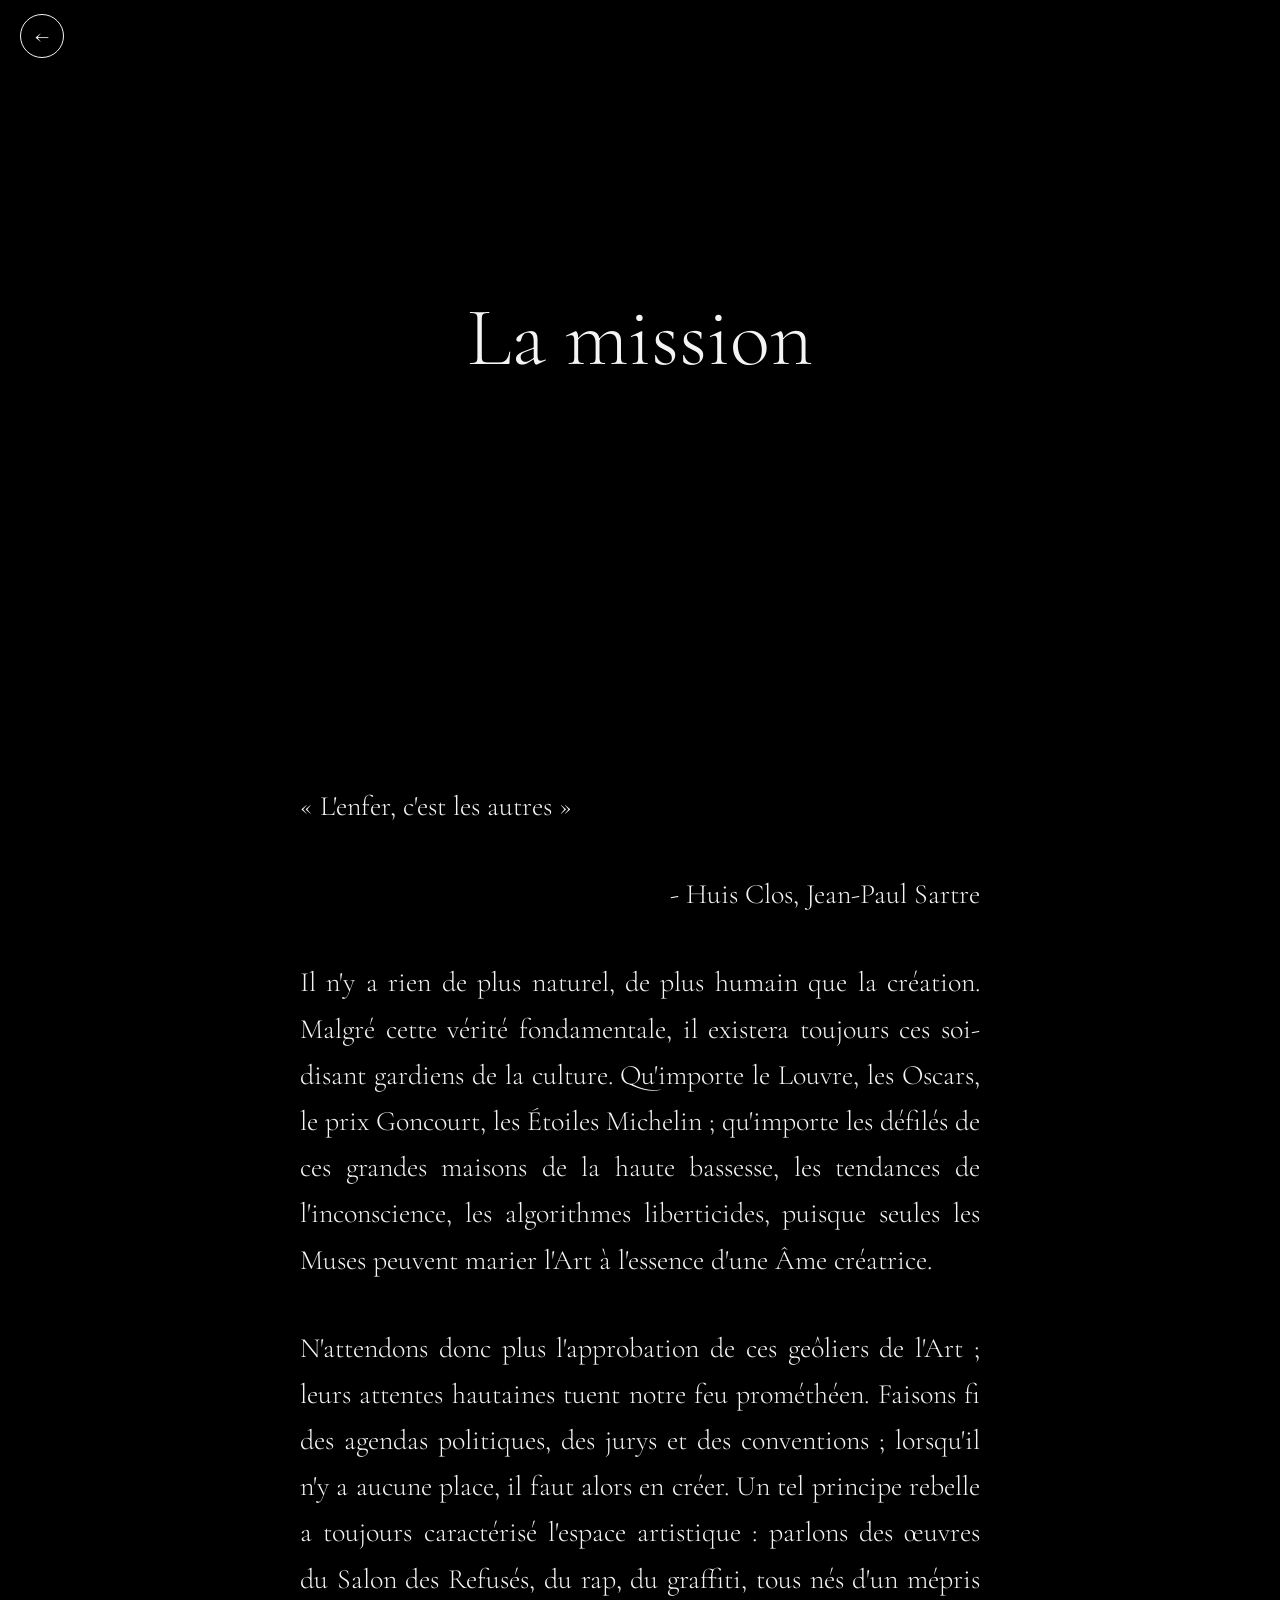
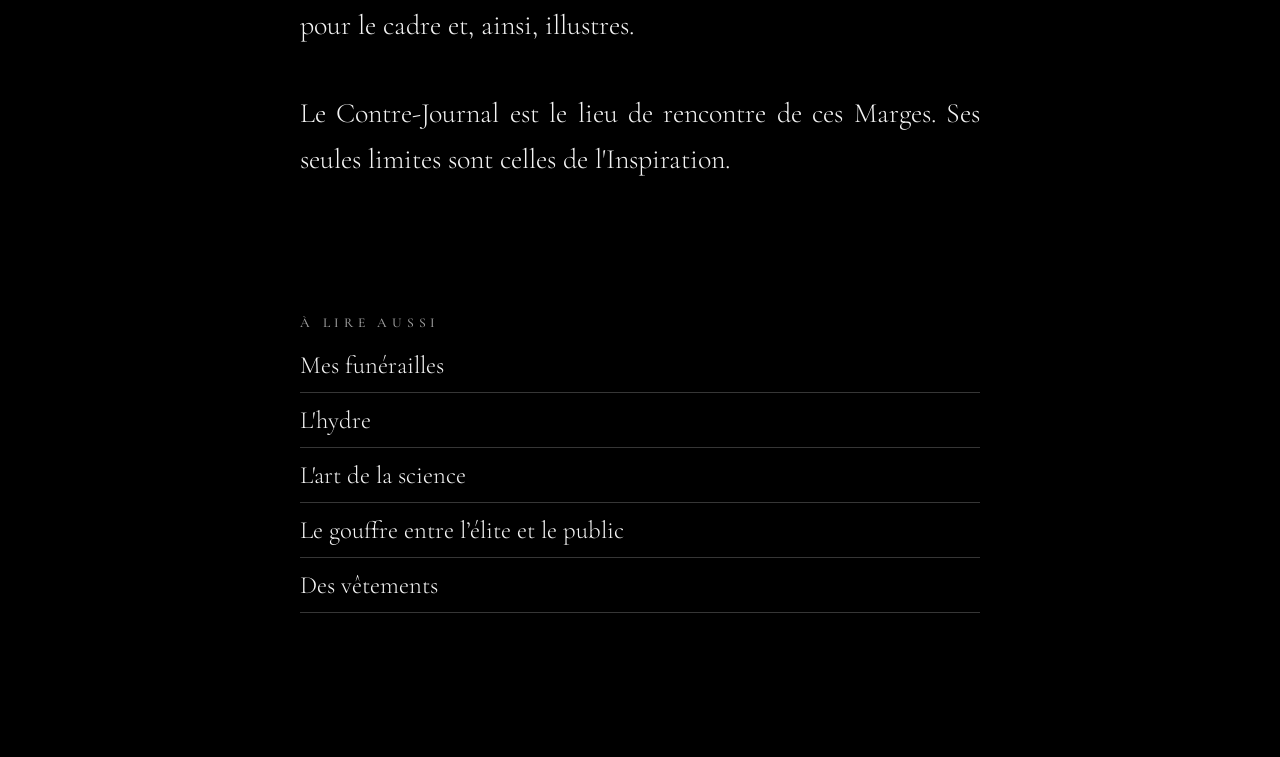
<file: a-propos/index.html>
<!DOCTYPE html><html lang="fr" class="standalone"><head><meta charset="utf-8"><meta name="viewport" content="width=device-width, initial-scale=1, viewport-fit=cover"><title>La mission — Le Contre-Journal</title><meta name="description" content="« L&#x27;enfer, c&#x27;est les autres » - Huis Clos, Jean-Paul Sartre Il n&#x27;y a rien de plus naturel, de plus humain que la création. Malgré cette vérité…"><link rel="canonical" href="https://le-contre-journal.netlify.app/a-propos/"><meta name="robots" content="index,follow,max-image-preview:large"><meta name="theme-color" content="#000"><meta property="og:type" content="article"><meta property="og:site_name" content="Le Contre-Journal"><meta property="og:locale" content="fr_FR"><meta property="og:title" content="La mission — Le Contre-Journal"><meta property="og:description" content="« L&#x27;enfer, c&#x27;est les autres » - Huis Clos, Jean-Paul Sartre Il n&#x27;y a rien de plus naturel, de plus humain que la création. Malgré cette vérité…"><meta property="og:url" content="https://le-contre-journal.netlify.app/a-propos/"><meta name="twitter:card" content="summary"><meta name="twitter:title" content="La mission — Le Contre-Journal"><meta name="twitter:description" content="« L&#x27;enfer, c&#x27;est les autres » - Huis Clos, Jean-Paul Sartre Il n&#x27;y a rien de plus naturel, de plus humain que la création. Malgré cette vérité…"><link rel="icon" href="../favicon.svg" type="image/svg+xml"><link rel="stylesheet" href="https://fonts.googleapis.com/css2?family=Cormorant+Garamond:ital,wght@0,300;0,500;0,700;1,300;1,500&family=EB+Garamond:ital,wght@0,400;0,600;1,400&family=Playfair+Display:ital,wght@0,400;0,700;1,400&family=Cinzel:wght@400;600&family=Special+Elite&family=Inter:wght@300;500&family=Caveat:wght@400;600&display=swap"><link rel="stylesheet" href="../style.css"><script type="application/ld+json">{"@context": "https://schema.org", "@type": "CreativeWork", "name": "La mission", "headline": "La mission", "description": "« L'enfer, c'est les autres » - Huis Clos, Jean-Paul Sartre Il n'y a rien de plus naturel, de plus humain que la création. Malgré cette vérité…", "inLanguage": "fr", "url": "https://le-contre-journal.netlify.app/a-propos/", "isPartOf": {"@type": "WebSite", "name": "Le Contre-Journal", "url": "https://le-contre-journal.netlify.app/"}, "publisher": {"@type": "Organization", "name": "Le Contre-Journal"}}</script><style>html,body{background:#000}</style><noscript><style>.l{opacity:1!important;transform:none!important;filter:none!important;letter-spacing:normal!important}</style></noscript></head><body class="standalone"><main id="rd" class="show standalone" data-th="nuit" style="background:#000;color:#f4f4f4;--fgc:244,244,244;font-family:'Cormorant Garamond',Georgia,serif"><a class="bk" href="../index.html" aria-label="Retour à l’accueil">←</a><header class="hero"><h1>La mission</h1></header><article class="tx" style="font-size:clamp(1.35rem,5vw,1.75rem);line-height:1.65;padding-left:28px;padding-right:28px;text-align:left;letter-spacing:0em;font-weight:300;font-style:normal"><p class="pp l" style="">« L'enfer, c'est les autres »</p><p class="pp l" style="text-align:right">- Huis Clos, Jean-Paul Sartre</p><p class="pp l" style="text-align:justify">Il n'y a rien de plus naturel, de plus humain que la création. Malgré cette vérité fondamentale, il existera toujours ces soi-disant gardiens de la culture. Qu'importe le Louvre, les Oscars, le prix Goncourt, les Étoiles Michelin ; qu'importe les défilés de ces grandes maisons de la haute bassesse, les tendances de l'inconscience, les algorithmes liberticides, puisque seules les Muses peuvent marier l'Art à l'essence d'une Âme créatrice. </p><p class="pp l" style="text-align:justify"><span style="font-size:clamp(1.35rem, 5vw, 1.75rem);letter-spacing:0em">N'attendons donc plus l'approbation de ces geôliers de l'Art ; leurs attentes hautaines tuent notre feu prométhéen. </span>Faisons fi des agendas politiques, des jurys et des conventions ; lorsqu'il n'y a aucune place, il faut alors en créer. Un tel principe rebelle a toujours caractérisé l'espace artistique : parlons des œuvres du Salon des Refusés, du rap, du graffiti, tous nés d'un mépris pour le cadre et, ainsi, illustres. </p><p class="pp l" style="text-align:justify">Le Contre-Journal est le lieu de rencontre de ces Marges. Ses seules limites sont celles de l'Inspiration. </p></article><nav class="more" aria-label="Autres textes"><h2>À lire aussi</h2><a href="../textes/mes-funerailles/index.html">Mes funérailles</a><a href="../textes/l-hydre/index.html">L&#x27;hydre</a><a href="../textes/l-art-de-la-science/index.html">L&#x27;art de la science</a><a href="../textes/le-gouffre-entre-l-elite-et-le-public/index.html">Le gouffre entre l’élite et le public</a><a href="../textes/des-vetements/index.html">Des vêtements</a></nav></main><script>(function(){var q=document.querySelectorAll('.st,.pp,.fig');function on(n){if(n.classList.contains('st')){n.querySelectorAll('.l').forEach(function(l){l.classList.add('in')})}else n.classList.add('in')}if(!('IntersectionObserver' in window)){q.forEach(on);return}var io=new IntersectionObserver(function(es){es.forEach(function(e){if(e.isIntersecting){on(e.target);io.unobserve(e.target)}})},{threshold:0,rootMargin:'0px 0px 40% 0px'});q.forEach(function(n){io.observe(n)})})();</script></body></html>
</file>
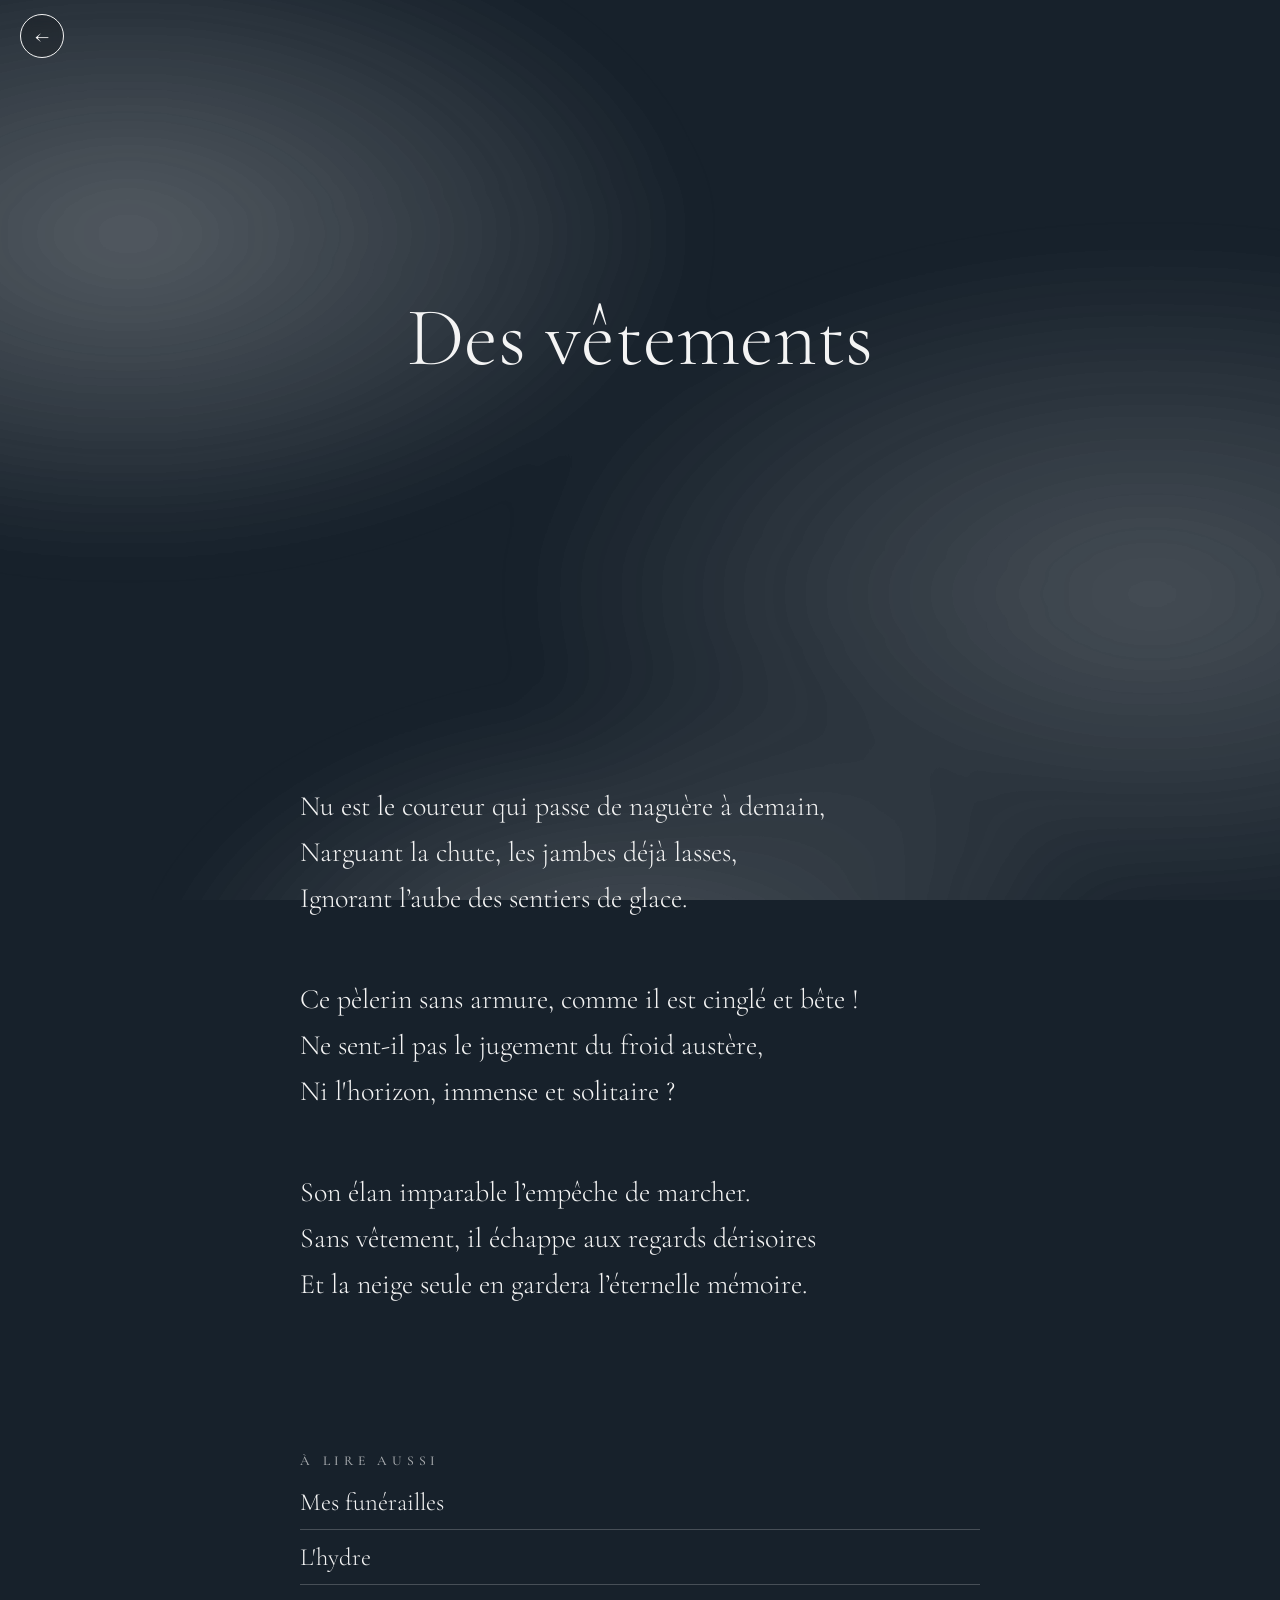
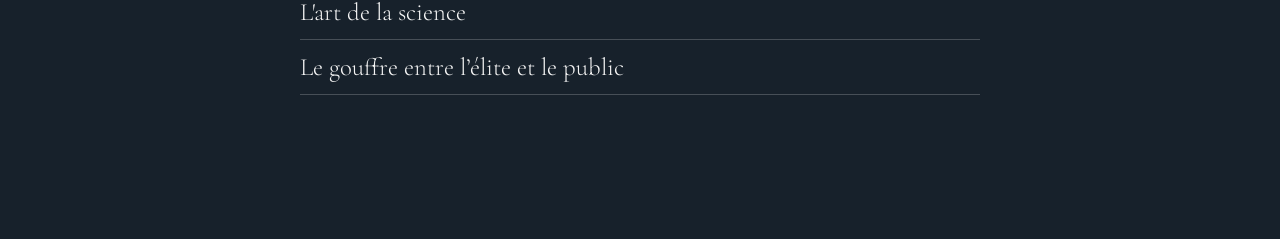
<file: textes/des-vetements/index.html>
<!DOCTYPE html><html lang="fr" class="standalone"><head><meta charset="utf-8"><meta name="viewport" content="width=device-width, initial-scale=1, viewport-fit=cover"><title>Des vêtements — Le Contre-Journal</title><meta name="description" content="Nu est le coureur qui passe de naguère à demain, Narguant la chute, les jambes déjà lasses, Ignorant l’aube des sentiers de glace. Ce pèlerin sans armure…"><link rel="canonical" href="https://le-contre-journal.netlify.app/textes/des-vetements/"><meta name="robots" content="index,follow,max-image-preview:large"><meta name="theme-color" content="#17212b"><meta property="og:type" content="article"><meta property="og:site_name" content="Le Contre-Journal"><meta property="og:locale" content="fr_FR"><meta property="og:title" content="Des vêtements — Le Contre-Journal"><meta property="og:description" content="Nu est le coureur qui passe de naguère à demain, Narguant la chute, les jambes déjà lasses, Ignorant l’aube des sentiers de glace. Ce pèlerin sans armure…"><meta property="og:url" content="https://le-contre-journal.netlify.app/textes/des-vetements/"><meta name="twitter:card" content="summary"><meta name="twitter:title" content="Des vêtements — Le Contre-Journal"><meta name="twitter:description" content="Nu est le coureur qui passe de naguère à demain, Narguant la chute, les jambes déjà lasses, Ignorant l’aube des sentiers de glace. Ce pèlerin sans armure…"><link rel="icon" href="../../favicon.svg" type="image/svg+xml"><link rel="stylesheet" href="https://fonts.googleapis.com/css2?family=Cormorant+Garamond:ital,wght@0,300;0,500;0,700;1,300;1,500&family=EB+Garamond:ital,wght@0,400;0,600;1,400&family=Playfair+Display:ital,wght@0,400;0,700;1,400&family=Cinzel:wght@400;600&family=Special+Elite&family=Inter:wght@300;500&family=Caveat:wght@400;600&display=swap"><link rel="stylesheet" href="../../style.css"><script type="application/ld+json">{"@context": "https://schema.org", "@type": "CreativeWork", "name": "Des vêtements", "headline": "Des vêtements", "description": "Nu est le coureur qui passe de naguère à demain, Narguant la chute, les jambes déjà lasses, Ignorant l’aube des sentiers de glace. Ce pèlerin sans armure…", "inLanguage": "fr", "url": "https://le-contre-journal.netlify.app/textes/des-vetements/", "isPartOf": {"@type": "WebSite", "name": "Le Contre-Journal", "url": "https://le-contre-journal.netlify.app/"}, "publisher": {"@type": "Organization", "name": "Le Contre-Journal"}, "genre": "Poèmes"}</script><style>html,body{background:#17212b}</style><noscript><style>.l{opacity:1!important;transform:none!important;filter:none!important;letter-spacing:normal!important}</style></noscript></head><body class="standalone"><main id="rd" class="show standalone" data-th="sépia" style="background:#17212b;color:#f4f4f4;--fgc:244,244,244;font-family:'Cormorant Garamond',Georgia,serif"><a class="bk" href="../../index.html" aria-label="Retour à l’accueil">←</a><div class="fog f2"></div><header class="hero"><h1>Des vêtements</h1></header><article class="tx" style="font-size:clamp(1.35rem,5vw,1.75rem);line-height:1.65;padding-left:28px;padding-right:28px;text-align:left;letter-spacing:0em;font-weight:300;font-style:normal"><div class="st"><span class="l" style="transition-delay:0.00s;">Nu est le coureur qui passe de naguère à demain,</span><span class="l" style="transition-delay:0.12s;">Narguant la chute, les jambes déjà lasses,</span><span class="l" style="transition-delay:0.24s;">Ignorant l’aube des sentiers de glace.</span></div><div class="st"><span class="l" style="transition-delay:0.00s;">Ce pèlerin sans armure, comme il est cinglé et bête !</span><span class="l" style="transition-delay:0.12s;">Ne sent-il pas le jugement du froid austère,</span><span class="l" style="transition-delay:0.24s;">Ni l'horizon, immense et solitaire ? </span></div><div class="st"><span class="l" style="transition-delay:0.00s;">Son élan imparable l’empêche de marcher.</span><span class="l" style="transition-delay:0.12s;">Sans vêtement, il échappe aux regards dérisoires</span><span class="l" style="transition-delay:0.24s;">Et la neige seule en gardera l’éternelle mémoire.</span></div></article><nav class="more" aria-label="Autres textes"><h2>À lire aussi</h2><a href="../mes-funerailles/index.html">Mes funérailles</a><a href="../l-hydre/index.html">L&#x27;hydre</a><a href="../l-art-de-la-science/index.html">L&#x27;art de la science</a><a href="../le-gouffre-entre-l-elite-et-le-public/index.html">Le gouffre entre l’élite et le public</a></nav></main><script>(function(){var q=document.querySelectorAll('.st,.pp,.fig');function on(n){if(n.classList.contains('st')){n.querySelectorAll('.l').forEach(function(l){l.classList.add('in')})}else n.classList.add('in')}if(!('IntersectionObserver' in window)){q.forEach(on);return}var io=new IntersectionObserver(function(es){es.forEach(function(e){if(e.isIntersecting){on(e.target);io.unobserve(e.target)}})},{threshold:0,rootMargin:'0px 0px 40% 0px'});q.forEach(function(n){io.observe(n)})})();</script></body></html>
</file>
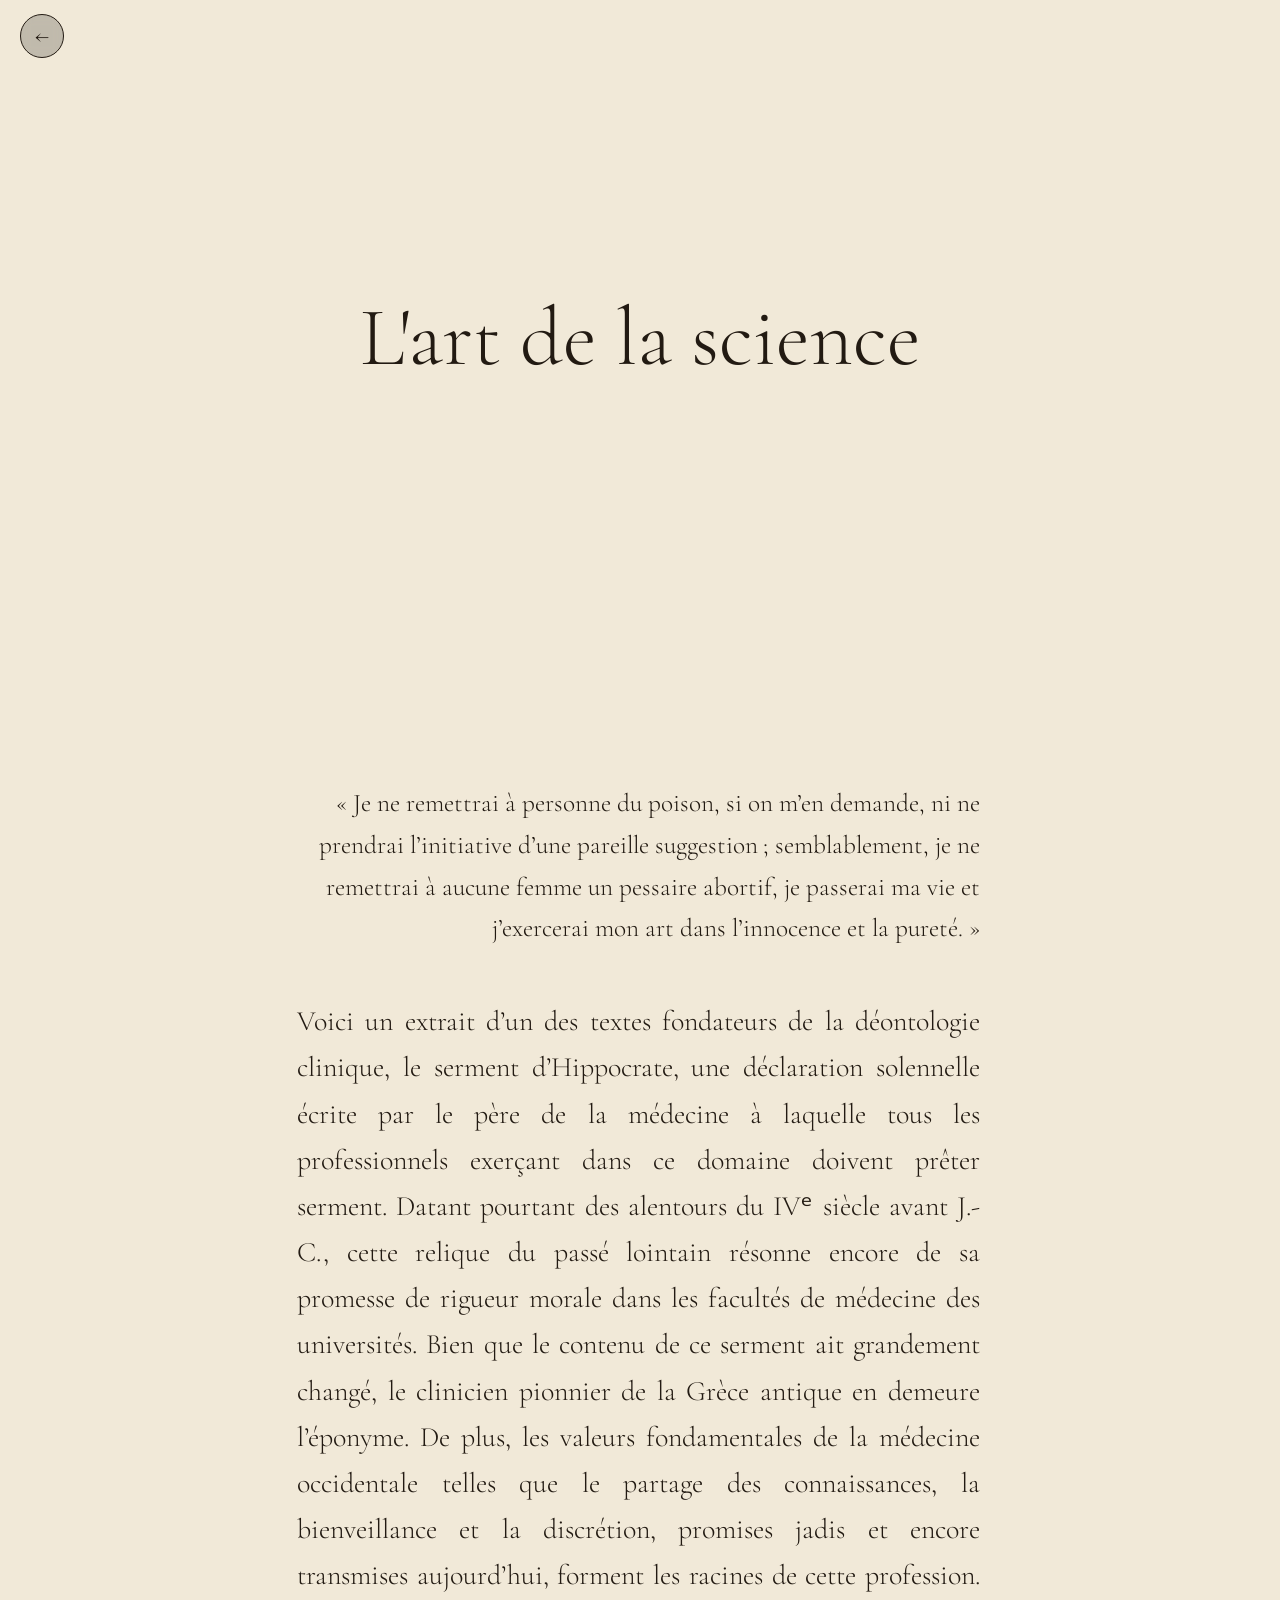
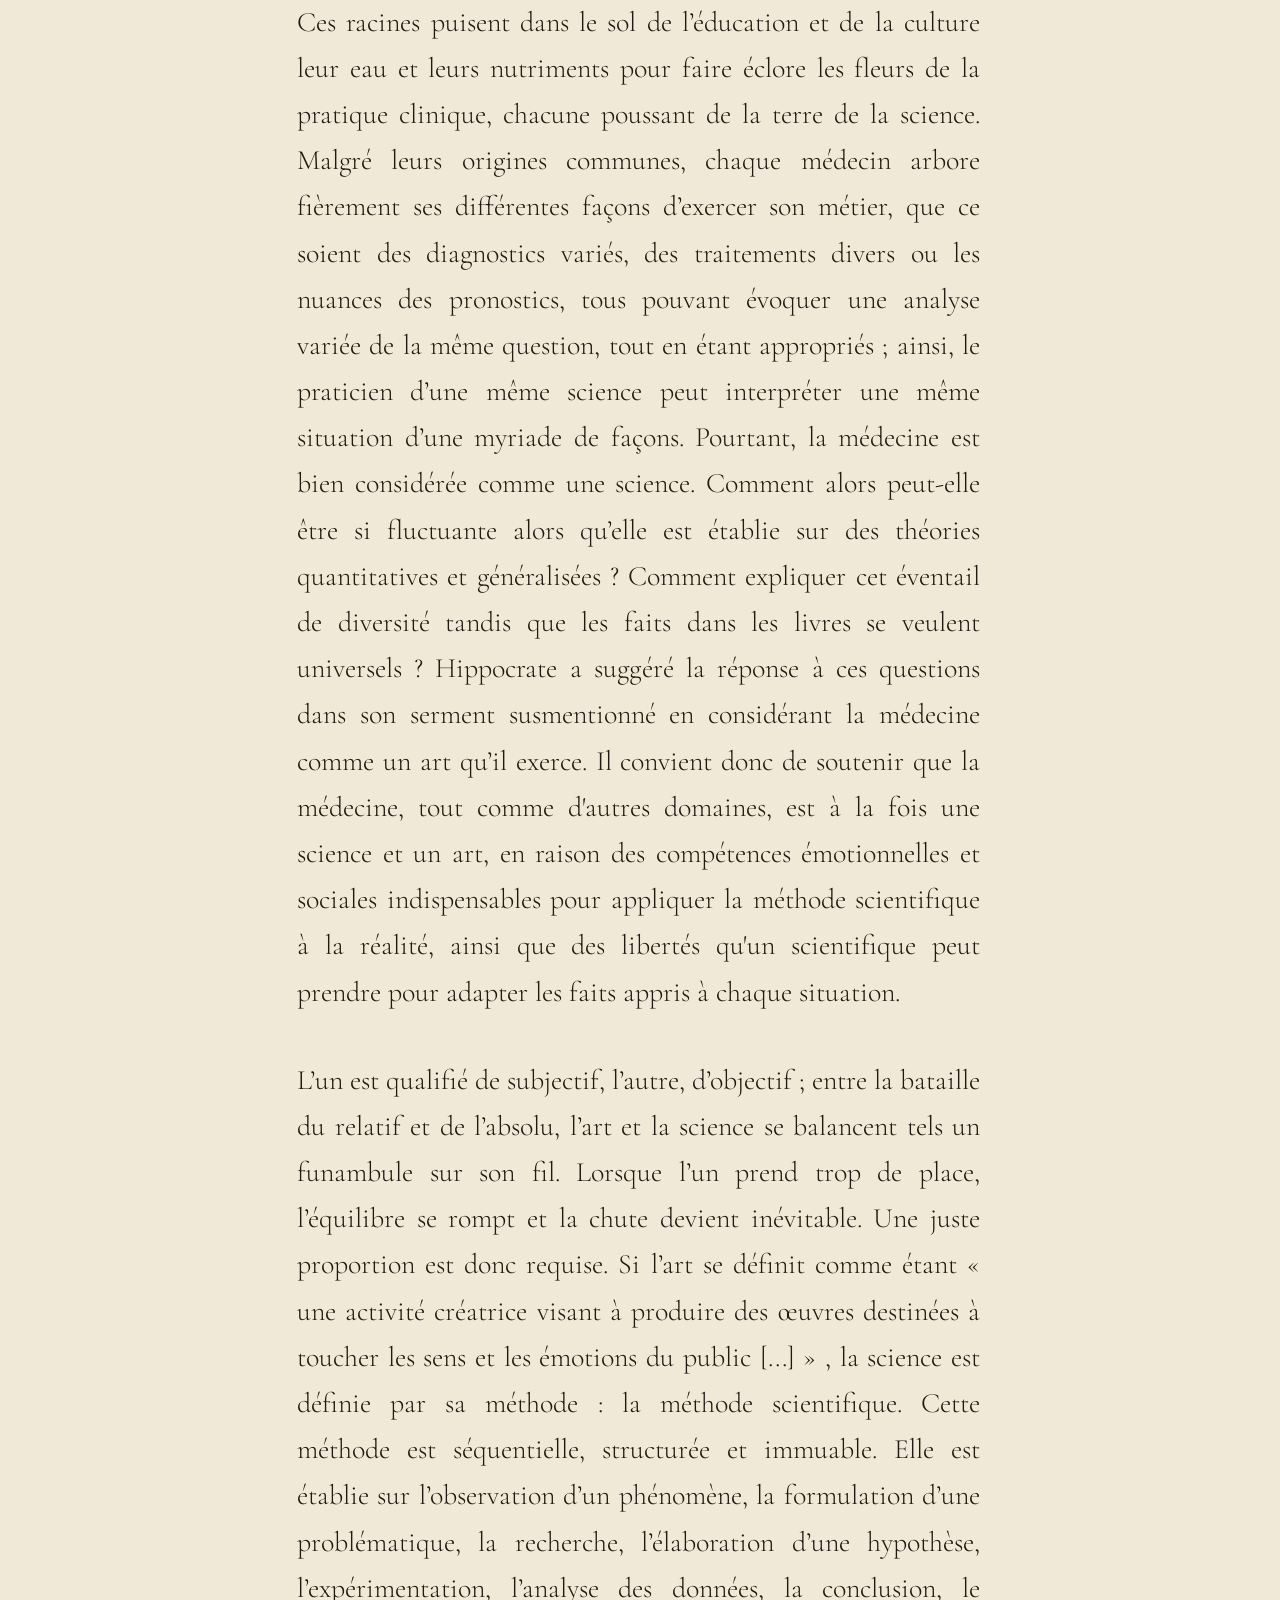
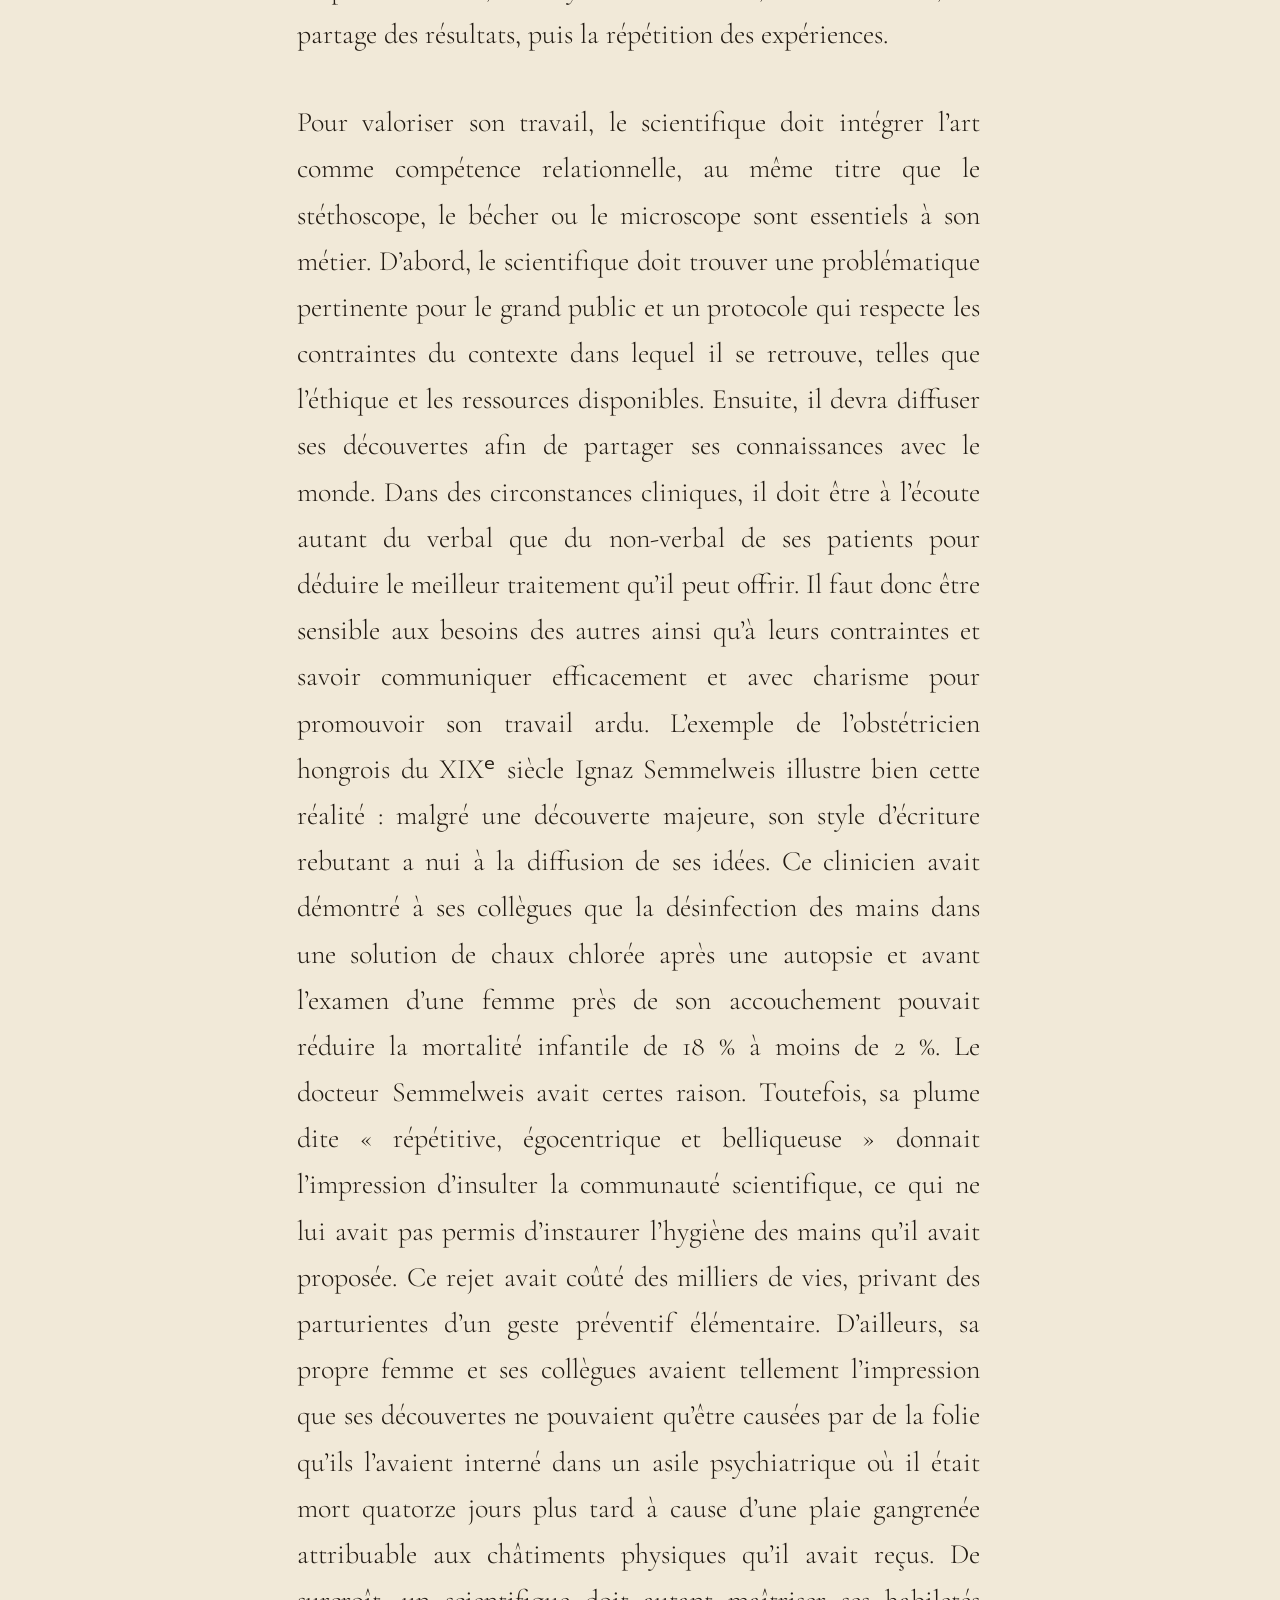
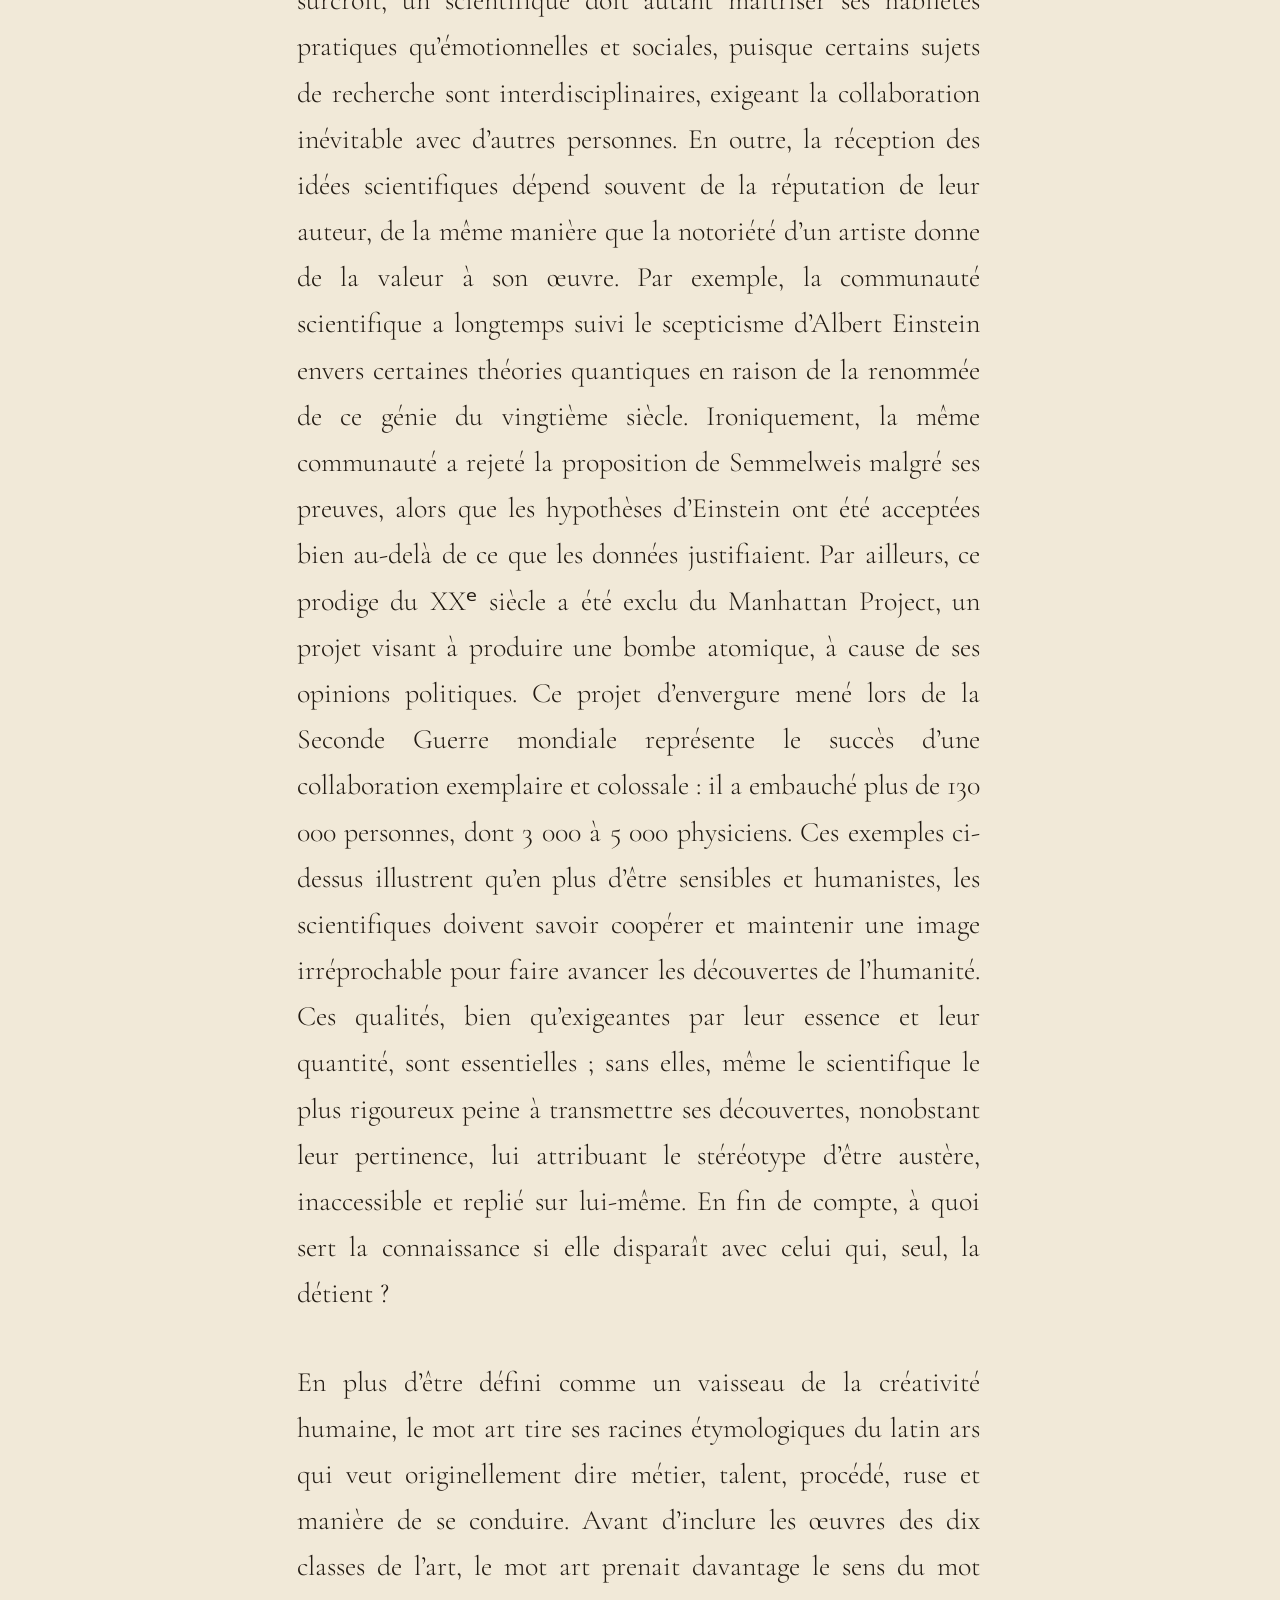
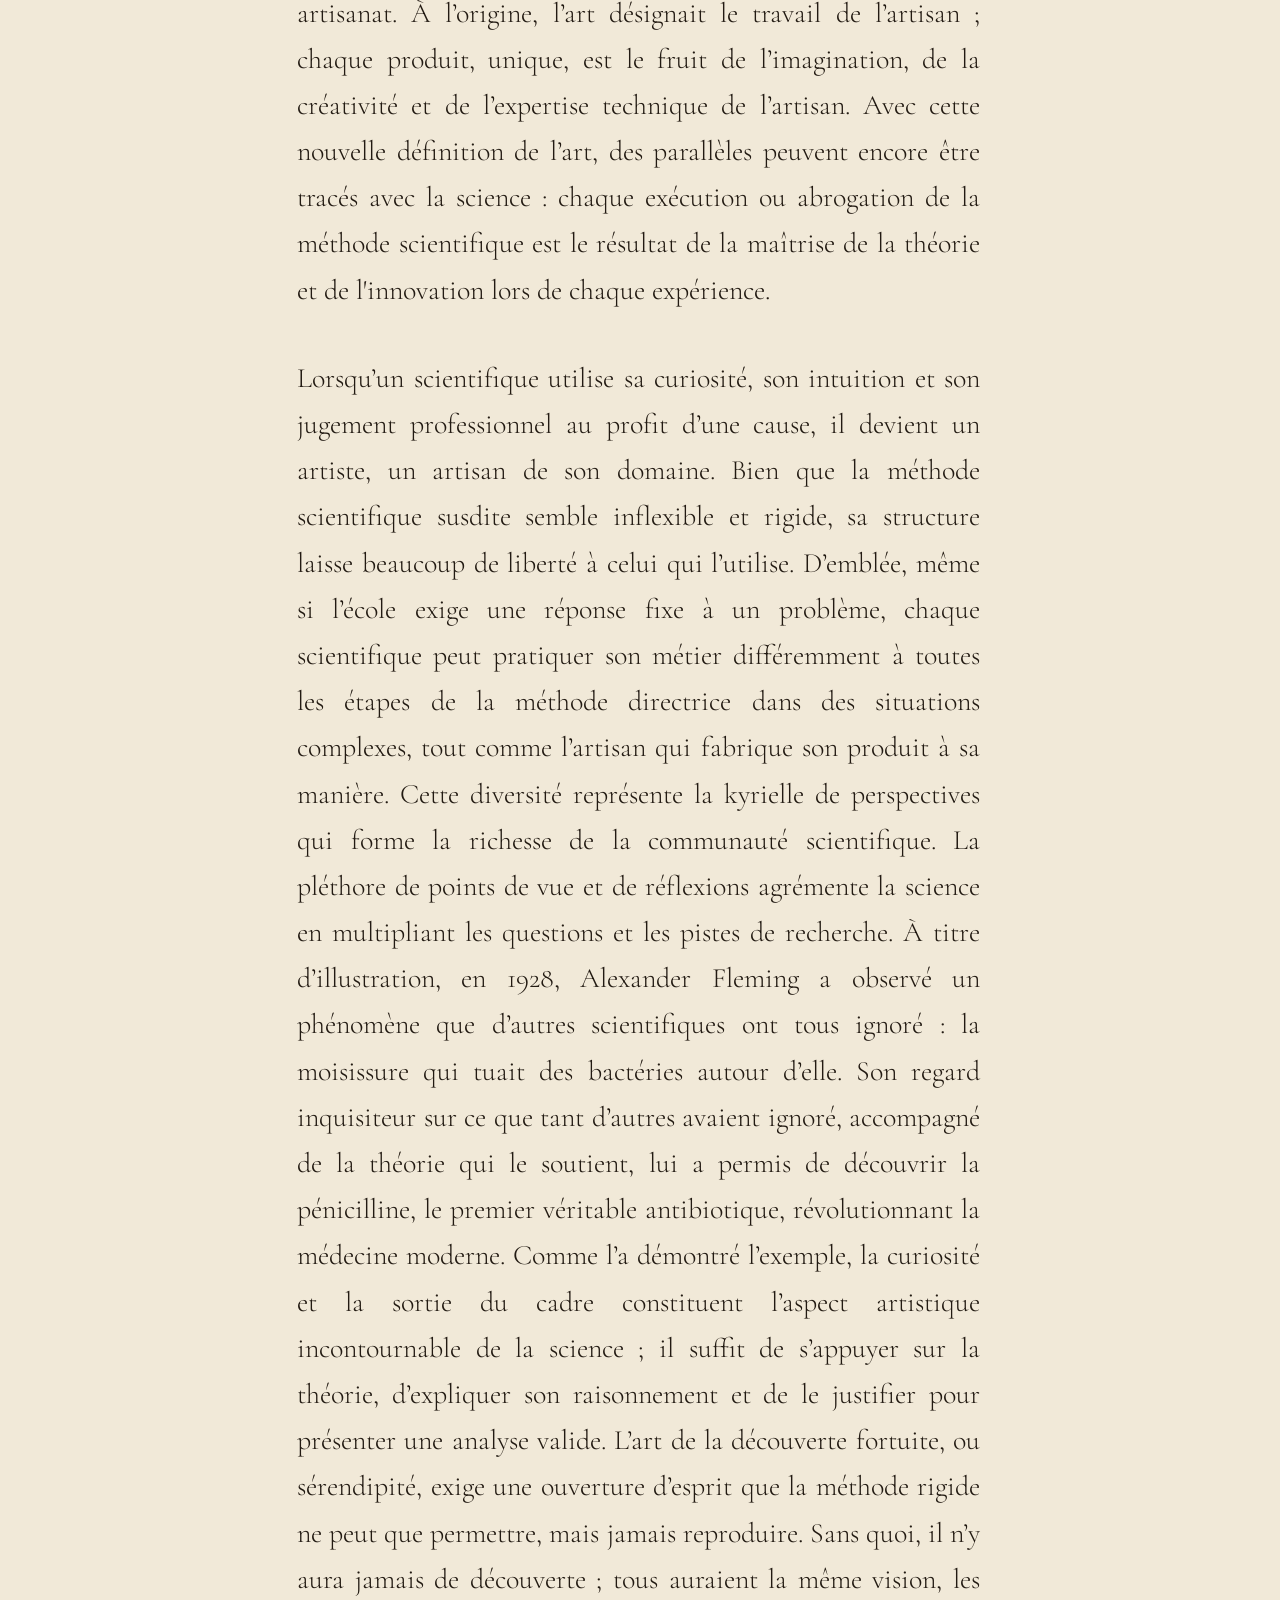
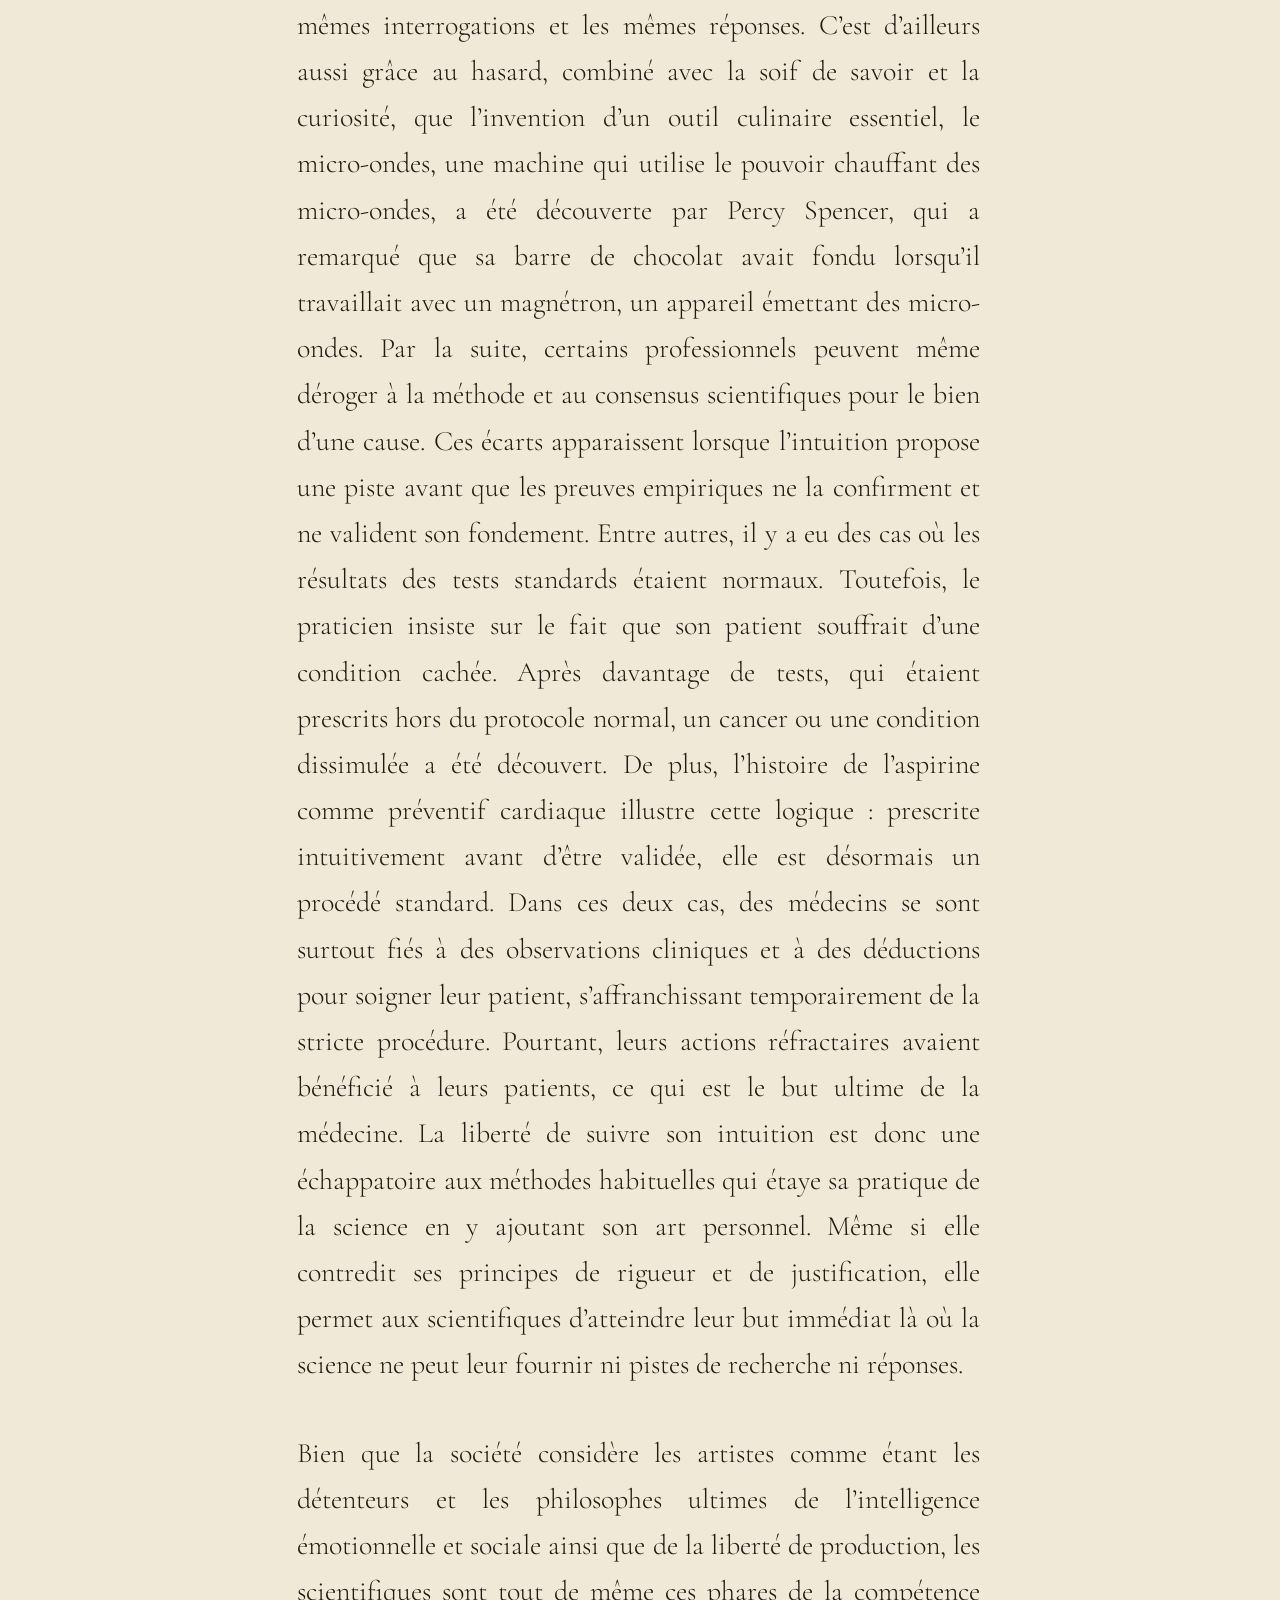
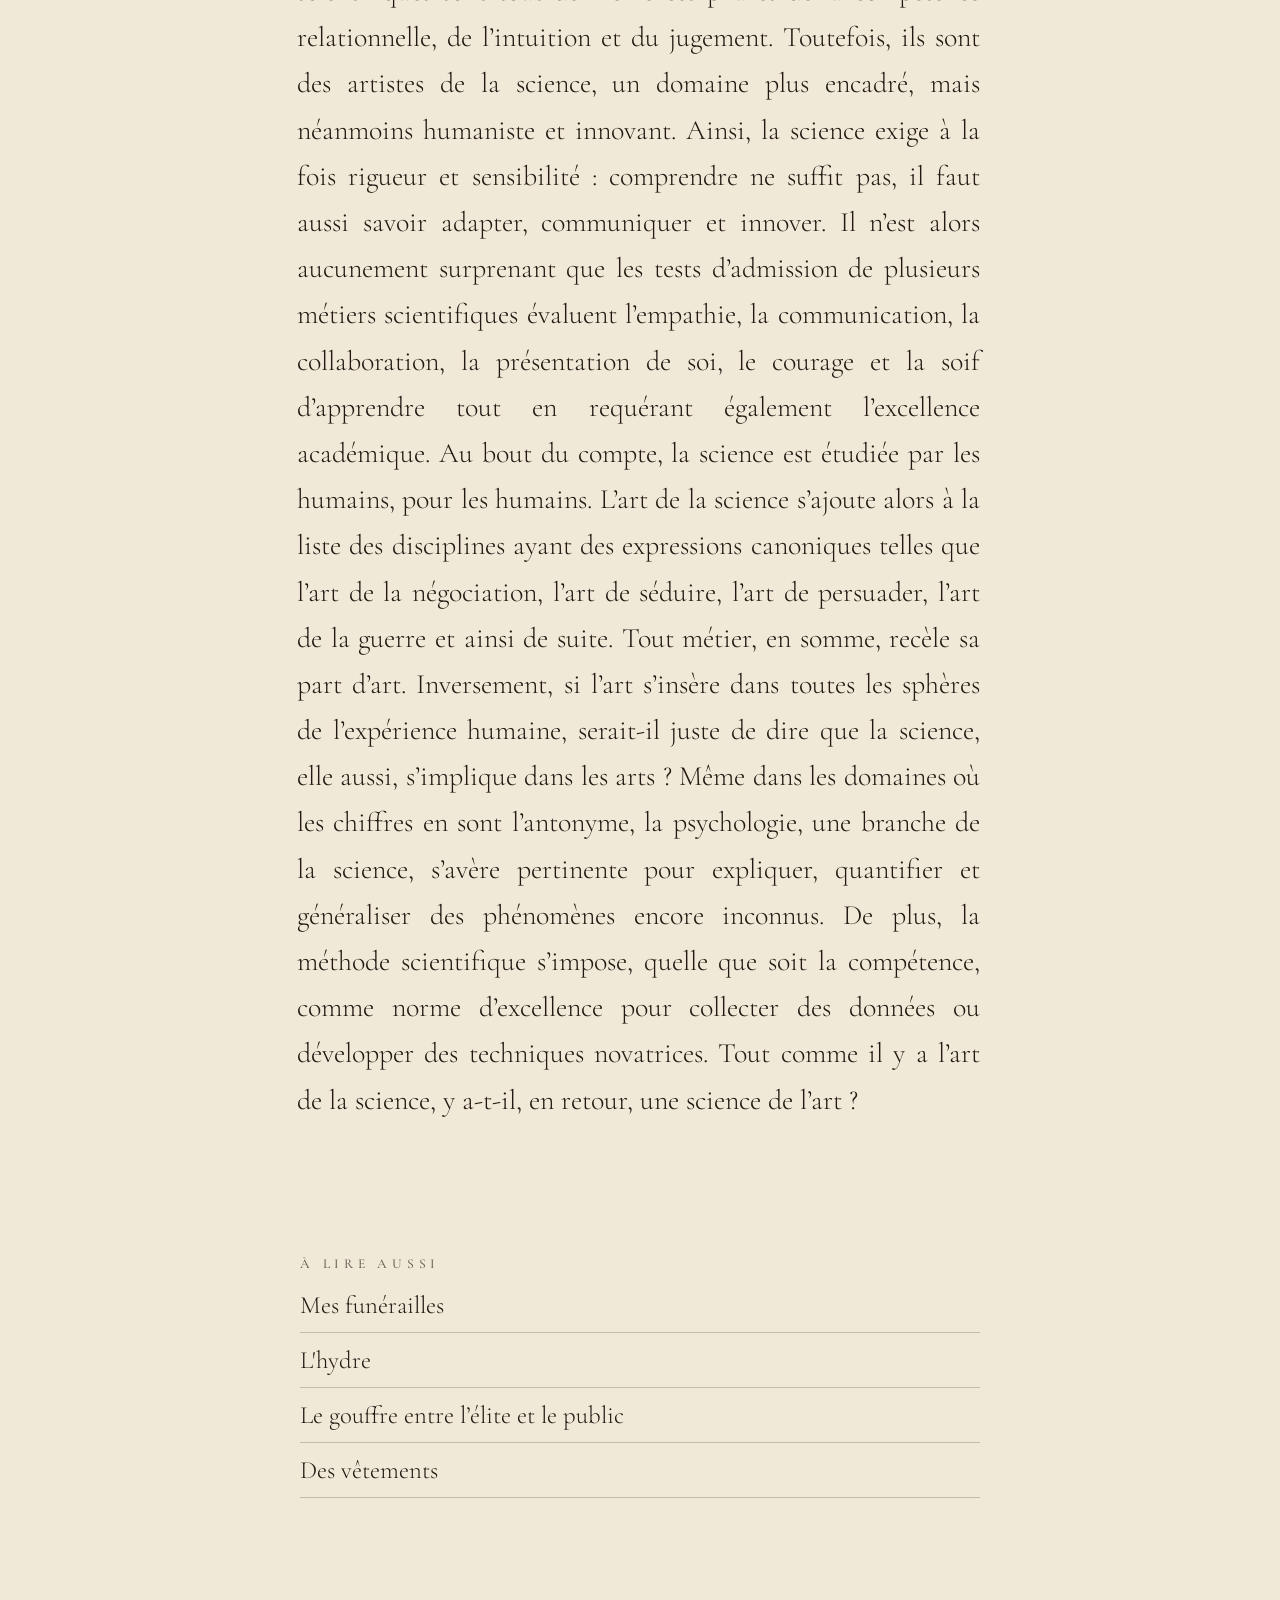
<file: textes/l-art-de-la-science/index.html>
<!DOCTYPE html>
<html lang="fr" class="standalone">
<head>
<meta charset="utf-8">
<meta name="viewport" content="width=device-width, initial-scale=1, viewport-fit=cover">
<title>L'art de la science — Le Contre-Journal</title>
<meta name="description" content="L'art de la science : une réflexion sur la médecine, la méthode scientifique et la créativité humaine.">
<link rel="canonical" href="https://lecontre-journal.com/textes/l-art-de-la-science/">
<meta name="robots" content="index,follow,max-image-preview:large">
<meta name="theme-color" content="#f1e9d8">
<meta property="og:type" content="article">
<meta property="og:site_name" content="Le Contre-Journal">
<meta property="og:locale" content="fr_FR">
<meta property="og:title" content="L'art de la science — Le Contre-Journal">
<meta property="og:description" content="L'art de la science : une réflexion sur la médecine, la méthode scientifique et la créativité humaine.">
<meta property="og:url" content="https://lecontre-journal.com/textes/l-art-de-la-science/">
<meta name="twitter:card" content="summary">
<meta name="twitter:title" content="L'art de la science — Le Contre-Journal">
<meta name="twitter:description" content="L'art de la science : une réflexion sur la médecine, la méthode scientifique et la créativité humaine.">
<link rel="icon" href="../../favicon.svg" type="image/svg+xml">
<link rel="stylesheet" href="https://fonts.googleapis.com/css2?family=Cormorant+Garamond:ital,wght@0,300;0,500;0,700;1,300;1,500&family=EB+Garamond:ital,wght@0,400;0,600;1,400&family=Playfair+Display:ital,wght@0,400;0,700;1,400&family=Cinzel:wght@400;600&family=Special+Elite&family=Inter:wght@300;500&family=Caveat:wght@400;600&display=swap">
<link rel="stylesheet" href="../../style.css">
<link rel="stylesheet" href="../../style.css?v=2">
<style>
  html { -webkit-text-size-adjust: 100%; text-size-adjust: 100%; }
  article.tx p.pp { hyphens: none !important; -webkit-hyphens: none !important; }
  article.tx > p.pp:first-of-type { font-size: calc(1em - 2pt) !important; text-align: right !important; }
</style>
<script type="application/ld+json">
{
  "@context": "https://schema.org",
  "@type": "Article",
  "name": "L'art de la science",
  "headline": "L'art de la science",
  "description": "Une réflexion sur la médecine, la méthode scientifique et la créativité humaine.",
  "inLanguage": "fr",
  "url": "https://lecontre-journal.com/textes/l-art-de-la-science/",
  "isPartOf": {
    "@type": "WebSite",
    "name": "Le Contre-Journal",
    "url": "https://lecontre-journal.com/"
  },
  "publisher": {
    "@type": "Organization",
    "name": "Le Contre-Journal"
  },
  "genre": "Textes"
}
</script>
<style>
html,body{background:#f1e9d8}
</style>
<noscript>
<style>
.l{opacity:1!important;transform:none!important;filter:none!important;letter-spacing:normal!important}
</style>
</noscript>
</head>
<body class="standalone">
<main id="rd" class="show standalone" data-th="encre" style="background:#f1e9d8;color:#221a12;--fgc:34,26,18;font-family:'Cormorant Garamond',Georgia,serif">
<a class="bk" href="../../index.html" aria-label="Retour à l’accueil">←</a>

<header class="hero">
<h1>L'art de la science</h1>
</header>

<article class="tx" style="font-size:clamp(1.35rem,5vw,1.75rem);line-height:1.65;padding-left:25px;padding-right:28px;text-align:left;letter-spacing:0em;font-weight:300;font-style:normal">

<p class="pp l" style="text-align:right">« Je ne remettrai à personne du poison, si on m’en demande, ni ne prendrai l’initiative d’une pareille suggestion ; semblablement, je ne remettrai à aucune femme un pessaire abortif, je passerai ma vie et j’exercerai mon art dans l’innocence et la pureté. » </p>

<p class="pp l" aria-hidden="true" style="margin:3rem 0"></p>

<p class="pp l" style="text-align:justify">Voici un extrait d’un des textes fondateurs de la déontologie clinique, le serment d’Hippocrate, une déclaration solennelle écrite par le père de la médecine à laquelle tous les professionnels exerçant dans ce domaine doivent prêter serment. Datant pourtant des alentours du IVᵉ siècle avant J.-C., cette relique du passé lointain résonne encore de sa promesse de rigueur morale dans les facultés de médecine des universités. Bien que le contenu de ce serment ait grandement changé, le clinicien pionnier de la Grèce antique en demeure l’éponyme. De plus, les valeurs fondamentales de la médecine occidentale telles que le partage des connaissances, la bienveillance et la discrétion, promises jadis et encore transmises aujourd’hui, forment les racines de cette profession. Ces racines puisent dans le sol de l’éducation et de la culture leur eau et leurs nutriments pour faire éclore les fleurs de la pratique clinique, chacune poussant de la terre de la science. Malgré leurs origines communes, chaque médecin arbore fièrement ses différentes façons d’exercer son métier, que ce soient des diagnostics variés, des traitements divers ou les nuances des pronostics, tous pouvant évoquer une analyse variée de la même question, tout en étant appropriés ; ainsi, le praticien d’une même science peut interpréter une même situation d’une myriade de façons. Pourtant, la médecine est bien considérée comme une science. Comment alors peut-elle être si fluctuante alors qu’elle est établie sur des théories quantitatives et généralisées ? Comment expliquer cet éventail de diversité tandis que les faits dans les livres se veulent universels ? Hippocrate a suggéré la réponse à ces questions dans son serment susmentionné en considérant la médecine comme un art qu’il exerce. Il convient donc de soutenir que la médecine, tout comme d'autres domaines, est à la fois une science et un art, en raison des compétences émotionnelles et sociales indispensables pour appliquer la méthode scientifique à la réalité, ainsi que des libertés qu'un scientifique peut prendre pour adapter les faits appris à chaque situation.</p>

<p class="pp l" style="text-align:justify">L’un est qualifié de subjectif, l’autre, d’objectif ; entre la bataille du relatif et de l’absolu, l’art et la science se balancent tels un funambule sur son fil. Lorsque l’un prend trop de place, l’équilibre se rompt et la chute devient inévitable. Une juste proportion est donc requise. Si l’art se définit comme étant « une activité créatrice visant à produire des œuvres destinées à toucher les sens et les émotions du public [...] » , la science est définie par sa méthode : la méthode scientifique. Cette méthode est séquentielle, structurée et immuable. Elle est établie sur l’observation d’un phénomène, la formulation d’une problématique, la recherche, l’élaboration d’une hypothèse, l’expérimentation, l’analyse des données, la conclusion, le partage des résultats, puis la répétition des expériences. </p>

<p class="pp l" style="text-align:justify">Pour valoriser son travail, le scientifique doit intégrer l’art  comme compétence relationnelle, au même titre que le stéthoscope, le bécher ou le microscope sont essentiels à son métier. D’abord, le scientifique doit trouver une problématique pertinente pour le grand public et un protocole qui respecte les contraintes du contexte dans lequel il se retrouve, telles que l’éthique et les ressources disponibles. Ensuite, il devra diffuser ses découvertes afin de partager ses connaissances avec le monde. Dans des circonstances cliniques, il doit être à l’écoute autant du verbal que du non-verbal de ses patients pour déduire le meilleur traitement qu’il peut offrir. Il faut donc être sensible aux besoins des autres ainsi qu’à leurs contraintes et savoir communiquer efficacement et avec charisme pour promouvoir son travail ardu. L’exemple de l’obstétricien hongrois du XIXᵉ siècle Ignaz Semmelweis illustre bien cette réalité : malgré une découverte majeure, son style d’écriture rebutant a nui à la diffusion de ses idées. Ce clinicien avait démontré à ses collègues que la désinfection des mains dans une solution de chaux chlorée après une autopsie et avant l’examen d’une femme près de son accouchement pouvait réduire la mortalité infantile de 18 % à moins de 2 %. Le docteur Semmelweis avait certes raison. Toutefois, sa plume dite « répétitive, égocentrique et belliqueuse » donnait l’impression d’insulter la communauté scientifique, ce qui ne lui avait pas permis d’instaurer l’hygiène des mains qu’il avait proposée. Ce rejet avait coûté des milliers de vies, privant des parturientes d’un geste préventif élémentaire. D’ailleurs, sa propre femme et ses collègues avaient tellement l’impression que ses découvertes ne pouvaient qu’être causées par de la folie qu’ils l’avaient interné dans un asile psychiatrique où il était mort quatorze jours plus tard à cause d’une plaie gangrenée attribuable aux châtiments physiques qu’il avait reçus. De surcroît, un scientifique doit autant maîtriser ses habiletés pratiques qu’émotionnelles et sociales, puisque certains sujets de recherche sont interdisciplinaires, exigeant la collaboration inévitable avec d’autres personnes. En outre, la réception des idées scientifiques dépend souvent de la réputation de leur auteur, de la même manière que la notoriété d’un artiste donne de la valeur à son œuvre. Par exemple, la communauté scientifique a longtemps suivi le scepticisme d’Albert Einstein envers certaines théories quantiques en raison de la renommée de ce génie du vingtième siècle. Ironiquement, la même communauté a rejeté la proposition de Semmelweis malgré ses preuves, alors que les hypothèses d’Einstein ont été acceptées bien au-delà de ce que les données justifiaient. Par ailleurs, ce prodige du XXᵉ siècle a été exclu du Manhattan Project, un projet visant à produire une bombe atomique, à cause de ses opinions politiques. Ce projet d’envergure mené lors de la Seconde Guerre mondiale représente le succès d’une collaboration exemplaire et colossale : il a embauché plus de 130 000 personnes, dont 3 000 à 5 000 physiciens. Ces exemples ci-dessus illustrent qu’en plus d’être sensibles et humanistes, les scientifiques doivent savoir coopérer et maintenir une image irréprochable pour faire avancer les découvertes de l’humanité. Ces qualités, bien qu’exigeantes par leur essence et leur quantité, sont essentielles ; sans elles, même le scientifique le plus rigoureux peine à transmettre ses découvertes, nonobstant leur pertinence, lui attribuant le stéréotype d’être austère, inaccessible et replié sur lui-même. En fin de compte, à quoi sert la connaissance si elle disparaît avec celui qui, seul, la détient ? </p>

<p class="pp l" style="text-align:justify">En plus d’être défini comme un vaisseau de la créativité humaine, le mot art tire ses racines étymologiques du latin ars qui veut originellement dire métier, talent, procédé, ruse et manière de se conduire. Avant d’inclure les œuvres des dix classes de l’art, le mot art prenait davantage le sens du mot artisanat. À l’origine, l’art désignait le travail de l’artisan ; chaque produit, unique, est le fruit de l’imagination, de la créativité et de l’expertise technique de l’artisan. Avec cette nouvelle définition de l’art, des parallèles peuvent encore être tracés avec la science : chaque exécution ou abrogation de la méthode scientifique est le résultat de la maîtrise de la théorie et de l'innovation lors de chaque expérience.</p>

<p class="pp l" style="text-align:justify">Lorsqu’un scientifique utilise sa curiosité, son intuition et son jugement professionnel au profit d’une cause, il devient un artiste, un artisan de son domaine. Bien que la méthode scientifique susdite semble inflexible et rigide, sa structure laisse beaucoup de liberté à celui qui l’utilise. D’emblée, même si l’école exige une réponse fixe à un problème, chaque scientifique peut pratiquer son métier différemment à toutes les étapes de la méthode directrice dans des situations complexes, tout comme l’artisan qui fabrique son produit à sa manière. Cette diversité représente la kyrielle de perspectives qui forme la richesse de la communauté scientifique. La pléthore de points de vue et de réflexions agrémente la science en multipliant les questions et les pistes de recherche. À titre d’illustration, en 1928, Alexander Fleming a observé un phénomène que d’autres scientifiques ont tous ignoré : la moisissure qui tuait des bactéries autour d’elle. Son regard inquisiteur sur ce que tant d’autres avaient ignoré, accompagné de la théorie qui le soutient, lui a permis de découvrir la pénicilline, le premier véritable antibiotique, révolutionnant la médecine moderne. Comme l’a démontré l’exemple, la curiosité et la sortie du cadre constituent l’aspect artistique incontournable de la science ; il suffit de s’appuyer sur la théorie, d’expliquer son raisonnement et de le justifier pour présenter une analyse valide. L’art de la découverte fortuite, ou sérendipité, exige une ouverture d’esprit que la méthode rigide ne peut que permettre, mais jamais reproduire. Sans quoi, il n’y aura jamais de découverte ; tous auraient la même vision, les mêmes interrogations et les mêmes réponses. C’est d’ailleurs aussi grâce au  hasard, combiné avec la soif de savoir et la curiosité, que l’invention d’un outil culinaire essentiel, le micro-ondes, une machine qui utilise le pouvoir chauffant des micro-ondes, a été découverte par Percy Spencer, qui a remarqué que sa barre de chocolat avait fondu lorsqu’il travaillait avec un magnétron, un appareil émettant des micro-ondes. Par la suite, certains professionnels peuvent même déroger à la méthode et au consensus scientifiques pour le bien d’une cause. Ces écarts apparaissent lorsque l’intuition propose une piste avant que les preuves empiriques ne la confirment et ne valident son fondement. Entre autres, il y a eu des cas où les résultats des tests standards étaient normaux. Toutefois, le praticien insiste sur le fait que son patient souffrait d’une condition cachée. Après davantage de tests, qui étaient prescrits hors du protocole normal, un cancer ou une condition dissimulée a été découvert. De plus, l’histoire de l’aspirine comme préventif cardiaque illustre cette logique : prescrite intuitivement avant d’être validée, elle est désormais un procédé standard. Dans ces deux cas, des médecins se sont surtout fiés à des observations cliniques et à des déductions pour soigner leur patient, s’affranchissant temporairement de la stricte procédure. Pourtant, leurs actions réfractaires avaient bénéficié à leurs patients, ce qui est le but ultime de la médecine. La liberté de suivre son intuition est donc une échappatoire aux méthodes habituelles qui étaye sa pratique de la science en y ajoutant son art personnel. Même si elle contredit ses principes de rigueur et de justification, elle permet aux scientifiques d’atteindre leur but immédiat là où la science ne peut leur fournir ni pistes de recherche ni réponses. </p>

<p class="pp l" style="text-align:justify">Bien que la société considère les artistes comme étant les détenteurs et les philosophes ultimes de l’intelligence émotionnelle et sociale ainsi que de la liberté de production, les scientifiques sont tout de même ces phares de la compétence relationnelle, de l’intuition et du jugement. Toutefois, ils sont des artistes de la science, un domaine plus encadré, mais néanmoins humaniste et innovant. Ainsi, la science exige à la fois rigueur et sensibilité : comprendre ne suffit pas, il faut aussi savoir adapter, communiquer et innover. Il n’est alors aucunement surprenant que les tests d’admission de plusieurs métiers scientifiques évaluent l’empathie, la communication, la collaboration, la présentation de soi, le courage et la soif d’apprendre tout en requérant également l’excellence académique. Au bout du compte, la science est étudiée par les humains, pour les humains. L’art de la science s’ajoute alors à la liste des disciplines ayant des expressions canoniques telles que l’art de la négociation, l’art de séduire, l’art de persuader, l’art de la guerre et ainsi de suite. Tout métier, en somme, recèle sa part d’art. Inversement, si l’art s’insère dans toutes les sphères de l’expérience humaine, serait-il juste de dire que la science, elle aussi, s’implique dans les arts ? Même dans les domaines où les chiffres en sont l’antonyme, la psychologie, une branche de la science, s’avère pertinente pour expliquer, quantifier et généraliser des phénomènes encore inconnus. De plus, la méthode scientifique s’impose, quelle que soit la compétence, comme norme d’excellence pour collecter des données ou développer des techniques novatrices. Tout comme il y a l’art de la science, y a-t-il, en retour, une science de l’art ?</p>

</article>

<nav class="more" aria-label="Autres textes">
<h2>À lire aussi</h2>
<a href="../mes-funerailles/index.html">Mes funérailles</a>
<a href="../l-hydre/index.html">L'hydre</a>
<a href="../le-gouffre-entre-l-elite-et-le-public/index.html">Le gouffre entre l’élite et le public</a>
<a href="../des-vetements/index.html">Des vêtements</a>
</nav>
</main>

<script>
(function(){
var q=document.querySelectorAll('.st,.pp,.fig');
function on(n){
if(n.classList.contains('st')){
n.querySelectorAll('.l').forEach(function(l){l.classList.add('in')})
}else n.classList.add('in')
}
if(!('IntersectionObserver' in window)){
q.forEach(on);
return
}
var io=new IntersectionObserver(function(es){
es.forEach(function(e){
if(e.isIntersecting){
on(e.target);
io.unobserve(e.target)
}
})
},{threshold:0,rootMargin:'0px 0px 40% 0px'});
q.forEach(function(n){io.observe(n)})
})();
</script>
</body>
</html>
</file>
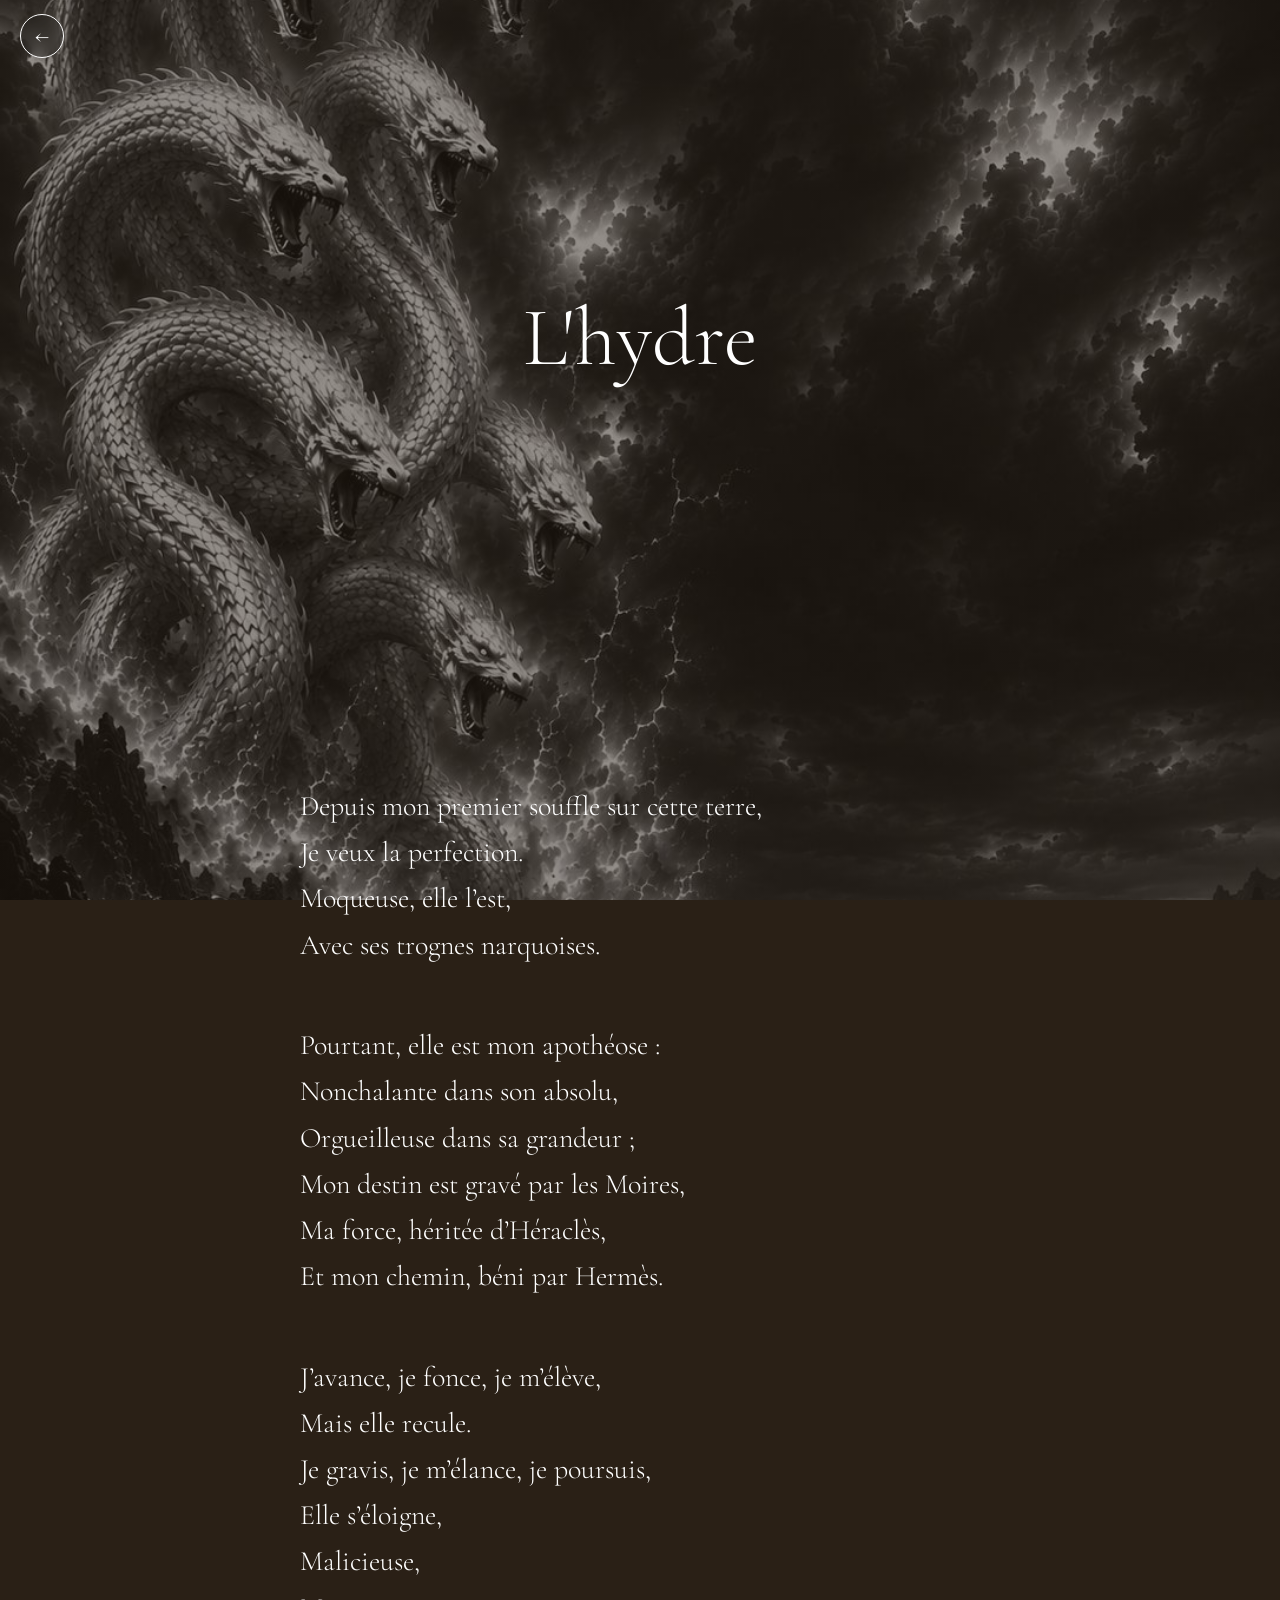
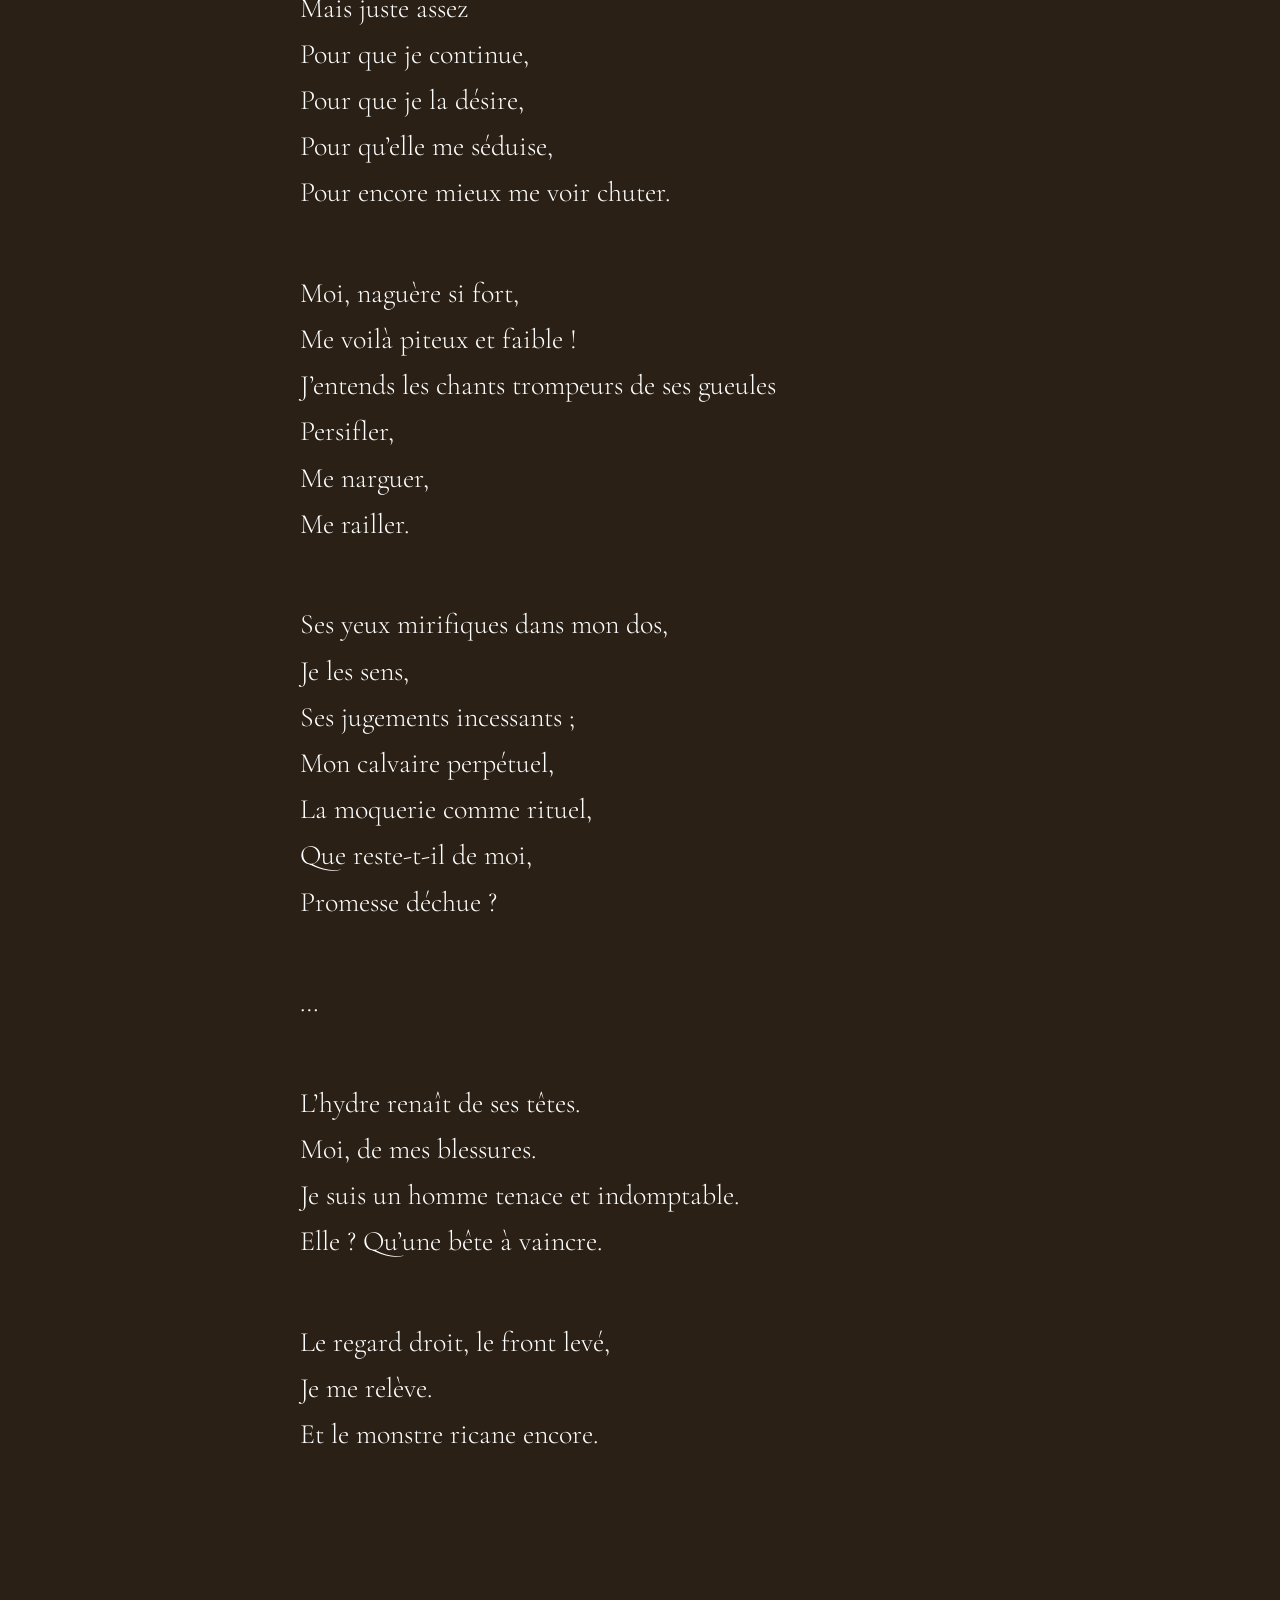
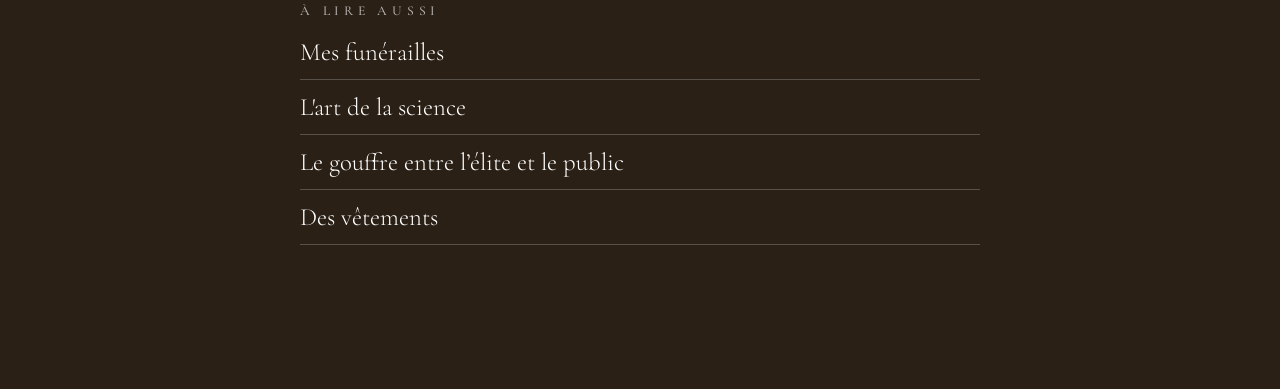
<file: textes/l-hydre/index.html>
<!DOCTYPE html><html lang="fr" class="standalone"><head><meta charset="utf-8"><meta name="viewport" content="width=device-width, initial-scale=1, viewport-fit=cover"><title>L&#x27;hydre — Le Contre-Journal</title><meta name="description" content="Depuis mon premier souffle sur cette terre, Je veux la perfection. Moqueuse, elle l’est, Avec ses trognes narquoises. Pourtant, elle est mon apothéose …"><link rel="canonical" href="https://le-contre-journal.netlify.app/textes/l-hydre/"><meta name="robots" content="index,follow,max-image-preview:large"><meta name="theme-color" content="#2a2016"><meta property="og:type" content="article"><meta property="og:site_name" content="Le Contre-Journal"><meta property="og:locale" content="fr_FR"><meta property="og:title" content="L&#x27;hydre — Le Contre-Journal"><meta property="og:description" content="Depuis mon premier souffle sur cette terre, Je veux la perfection. Moqueuse, elle l’est, Avec ses trognes narquoises. Pourtant, elle est mon apothéose …"><meta property="og:url" content="https://le-contre-journal.netlify.app/textes/l-hydre/"><meta property="og:image" content="https://le-contre-journal.netlify.app/images/l-hydre.jpg"><meta name="twitter:card" content="summary_large_image"><meta name="twitter:title" content="L&#x27;hydre — Le Contre-Journal"><meta name="twitter:description" content="Depuis mon premier souffle sur cette terre, Je veux la perfection. Moqueuse, elle l’est, Avec ses trognes narquoises. Pourtant, elle est mon apothéose …"><link rel="icon" href="../../favicon.svg" type="image/svg+xml"><link rel="stylesheet" href="https://fonts.googleapis.com/css2?family=Cormorant+Garamond:ital,wght@0,300;0,500;0,700;1,300;1,500&family=EB+Garamond:ital,wght@0,400;0,600;1,400&family=Playfair+Display:ital,wght@0,400;0,700;1,400&family=Cinzel:wght@400;600&family=Special+Elite&family=Inter:wght@300;500&family=Caveat:wght@400;600&display=swap"><link rel="stylesheet" href="../../style.css"><script type="application/ld+json">{"@context": "https://schema.org", "@type": "CreativeWork", "name": "L'hydre", "headline": "L'hydre", "description": "Depuis mon premier souffle sur cette terre, Je veux la perfection. Moqueuse, elle l’est, Avec ses trognes narquoises. Pourtant, elle est mon apothéose …", "inLanguage": "fr", "url": "https://le-contre-journal.netlify.app/textes/l-hydre/", "isPartOf": {"@type": "WebSite", "name": "Le Contre-Journal", "url": "https://le-contre-journal.netlify.app/"}, "publisher": {"@type": "Organization", "name": "Le Contre-Journal"}, "genre": "Poèmes", "image": "https://le-contre-journal.netlify.app/images/l-hydre.jpg"}</script><style>html,body{background:#2a2016}</style><noscript><style>.l{opacity:1!important;transform:none!important;filter:none!important;letter-spacing:normal!important}</style></noscript></head><body class="standalone"><main id="rd" class="show standalone" data-th="sépia" style="background:#2a2016;color:#ffffff;--fgc:255,255,255;font-family:'Cormorant Garamond',Georgia,serif"><a class="bk" href="../../index.html" aria-label="Retour à l’accueil">←</a><div class="bgimg" style="background-image:linear-gradient(rgba(42,32,22,0.5),rgba(42,32,22,0.5)),url('../../images/l-hydre.jpg')"></div><header class="hero"><h1>L&#x27;hydre</h1></header><article class="tx" style="font-size:clamp(1.35rem,5vw,1.75rem);line-height:1.65;padding-left:28px;padding-right:28px;text-align:left;letter-spacing:0em;font-weight:300;font-style:normal"><div class="st"><span class="l" style="transition-delay:0.00s;">Depuis mon premier souffle sur cette terre,</span><span class="l" style="transition-delay:0.12s;">Je veux la perfection.</span><span class="l" style="transition-delay:0.24s;">Moqueuse, elle l’est,</span><span class="l" style="transition-delay:0.36s;">Avec ses trognes narquoises.</span></div><div class="st"><span class="l" style="transition-delay:0.00s;">Pourtant, elle est mon apothéose : </span><span class="l" style="transition-delay:0.12s;">Nonchalante dans son absolu,</span><span class="l" style="transition-delay:0.24s;">Orgueilleuse dans sa grandeur ;</span><span class="l" style="transition-delay:0.36s;">Mon destin est gravé par les Moires, </span><span class="l" style="transition-delay:0.48s;">Ma force, héritée d’Héraclès,</span><span class="l" style="transition-delay:0.60s;">Et mon chemin, béni par Hermès.</span></div><div class="st"><span class="l" style="transition-delay:0.00s;">J’avance, je fonce, je m’élève,</span><span class="l" style="transition-delay:0.12s;">Mais elle recule.</span><span class="l" style="transition-delay:0.24s;">Je gravis, je m’élance, je poursuis,</span><span class="l" style="transition-delay:0.36s;">Elle s’éloigne,</span><span class="l" style="transition-delay:0.48s;">Malicieuse,</span><span class="l" style="transition-delay:0.60s;">Mais juste assez </span><span class="l" style="transition-delay:0.72s;">Pour que je continue,</span><span class="l" style="transition-delay:0.84s;">Pour que je la désire,</span><span class="l" style="transition-delay:0.96s;">Pour qu’elle me séduise,</span><span class="l" style="transition-delay:1.08s;">Pour encore mieux me voir chuter.</span></div><div class="st"><span class="l" style="transition-delay:0.00s;">Moi, naguère si fort, </span><span class="l" style="transition-delay:0.12s;">Me voilà piteux et faible !</span><span class="l" style="transition-delay:0.24s;">J’entends les chants trompeurs de ses gueules</span><span class="l" style="transition-delay:0.36s;">Persifler,</span><span class="l" style="transition-delay:0.48s;">Me narguer,</span><span class="l" style="transition-delay:0.60s;">Me railler.</span></div><div class="st"><span class="l" style="transition-delay:0.00s;">Ses yeux mirifiques dans mon dos, </span><span class="l" style="transition-delay:0.12s;">Je les sens,</span><span class="l" style="transition-delay:0.24s;">Ses jugements incessants ; </span><span class="l" style="transition-delay:0.36s;">Mon calvaire perpétuel, </span><span class="l" style="transition-delay:0.48s;">La moquerie comme rituel,</span><span class="l" style="transition-delay:0.60s;">Que reste-t-il de moi, </span><span class="l" style="transition-delay:0.72s;">Promesse déchue ?</span></div><div class="st"><span class="l" style="transition-delay:0.00s;">…</span></div><div class="st"><span class="l" style="transition-delay:0.00s;">L’hydre renaît de ses têtes.</span><span class="l" style="transition-delay:0.12s;">Moi, de mes blessures. </span><span class="l" style="transition-delay:0.24s;">Je suis un homme tenace et indomptable.</span><span class="l" style="transition-delay:0.36s;">Elle ? Qu’une bête à vaincre. </span></div><div class="st"><span class="l" style="transition-delay:0.00s;">Le regard droit, le front levé,</span><span class="l" style="transition-delay:0.12s;">Je me relève.</span><span class="l" style="transition-delay:0.24s;">Et le monstre ricane encore. </span></div></article><nav class="more" aria-label="Autres textes"><h2>À lire aussi</h2><a href="../mes-funerailles/index.html">Mes funérailles</a><a href="../l-art-de-la-science/index.html">L&#x27;art de la science</a><a href="../le-gouffre-entre-l-elite-et-le-public/index.html">Le gouffre entre l’élite et le public</a><a href="../des-vetements/index.html">Des vêtements</a></nav></main><script>(function(){var q=document.querySelectorAll('.st,.pp,.fig');function on(n){if(n.classList.contains('st')){n.querySelectorAll('.l').forEach(function(l){l.classList.add('in')})}else n.classList.add('in')}if(!('IntersectionObserver' in window)){q.forEach(on);return}var io=new IntersectionObserver(function(es){es.forEach(function(e){if(e.isIntersecting){on(e.target);io.unobserve(e.target)}})},{threshold:0,rootMargin:'0px 0px 40% 0px'});q.forEach(function(n){io.observe(n)})})();</script></body></html>
</file>
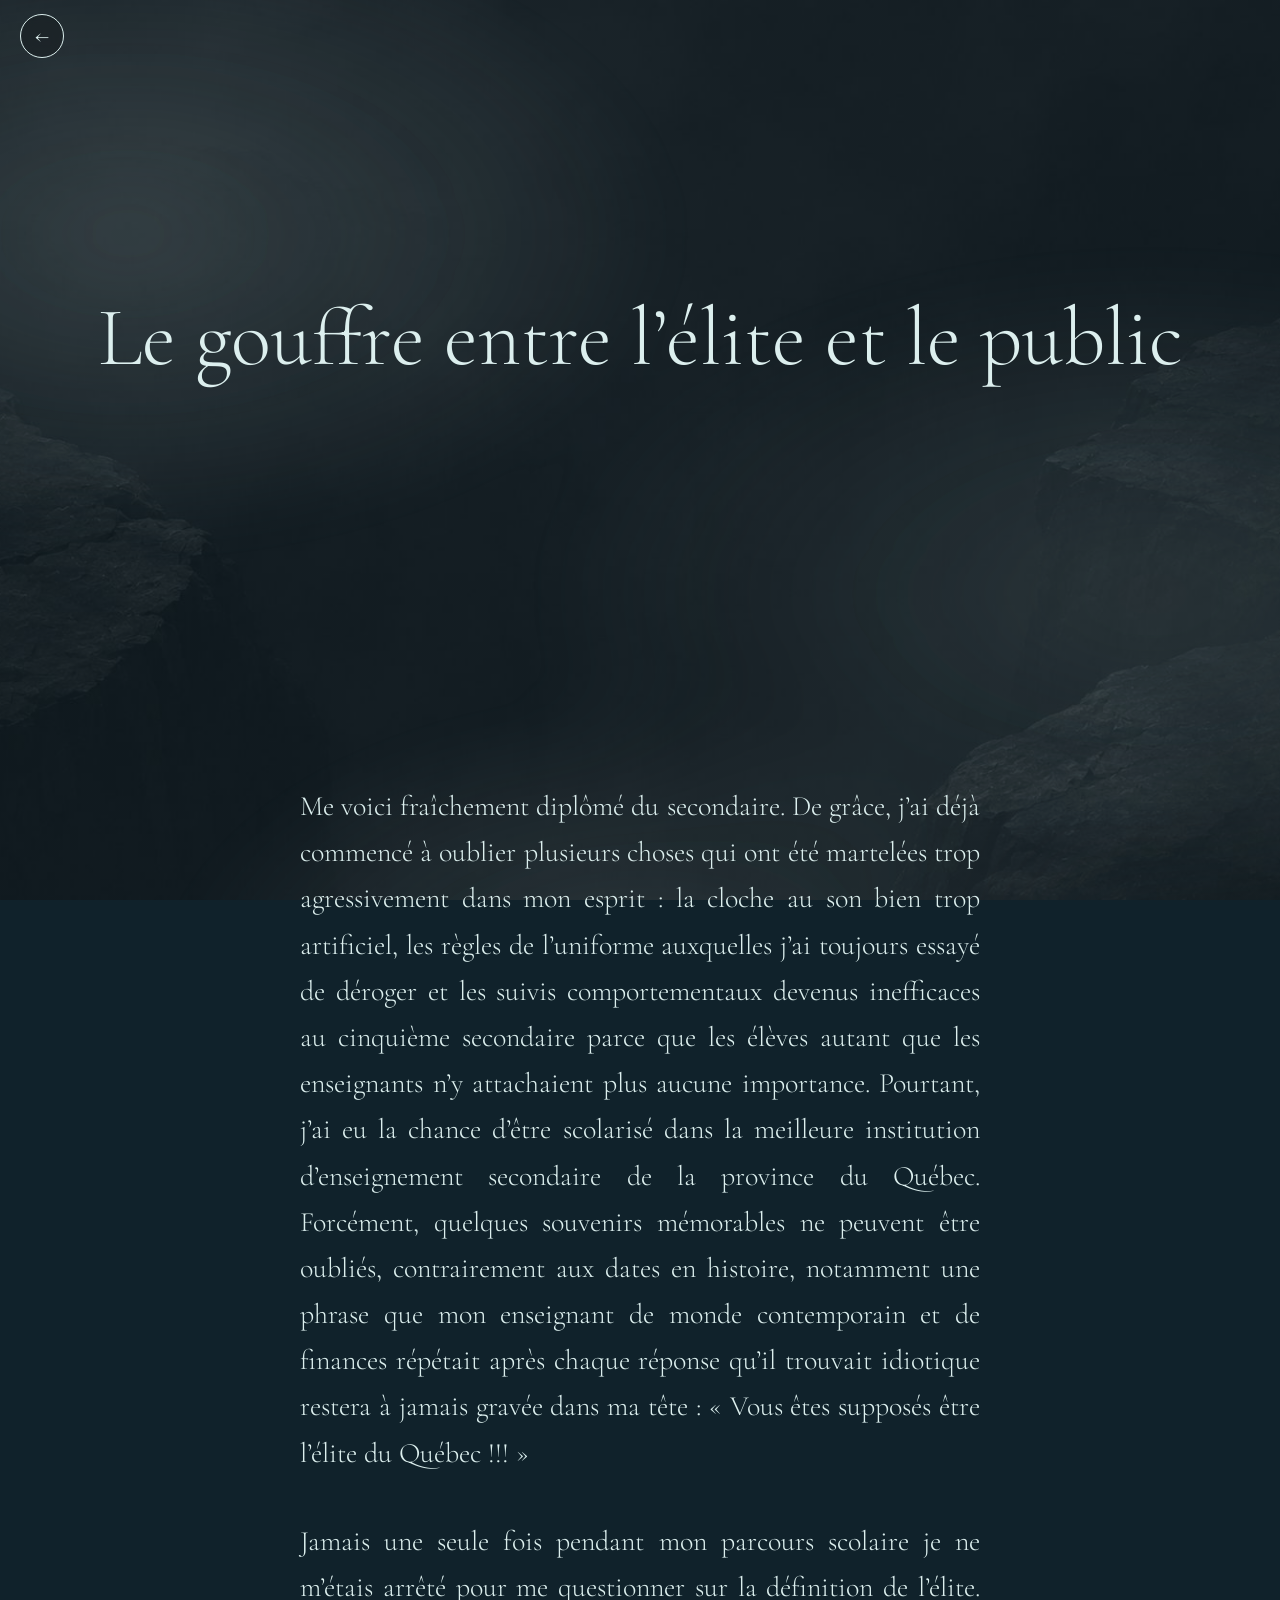
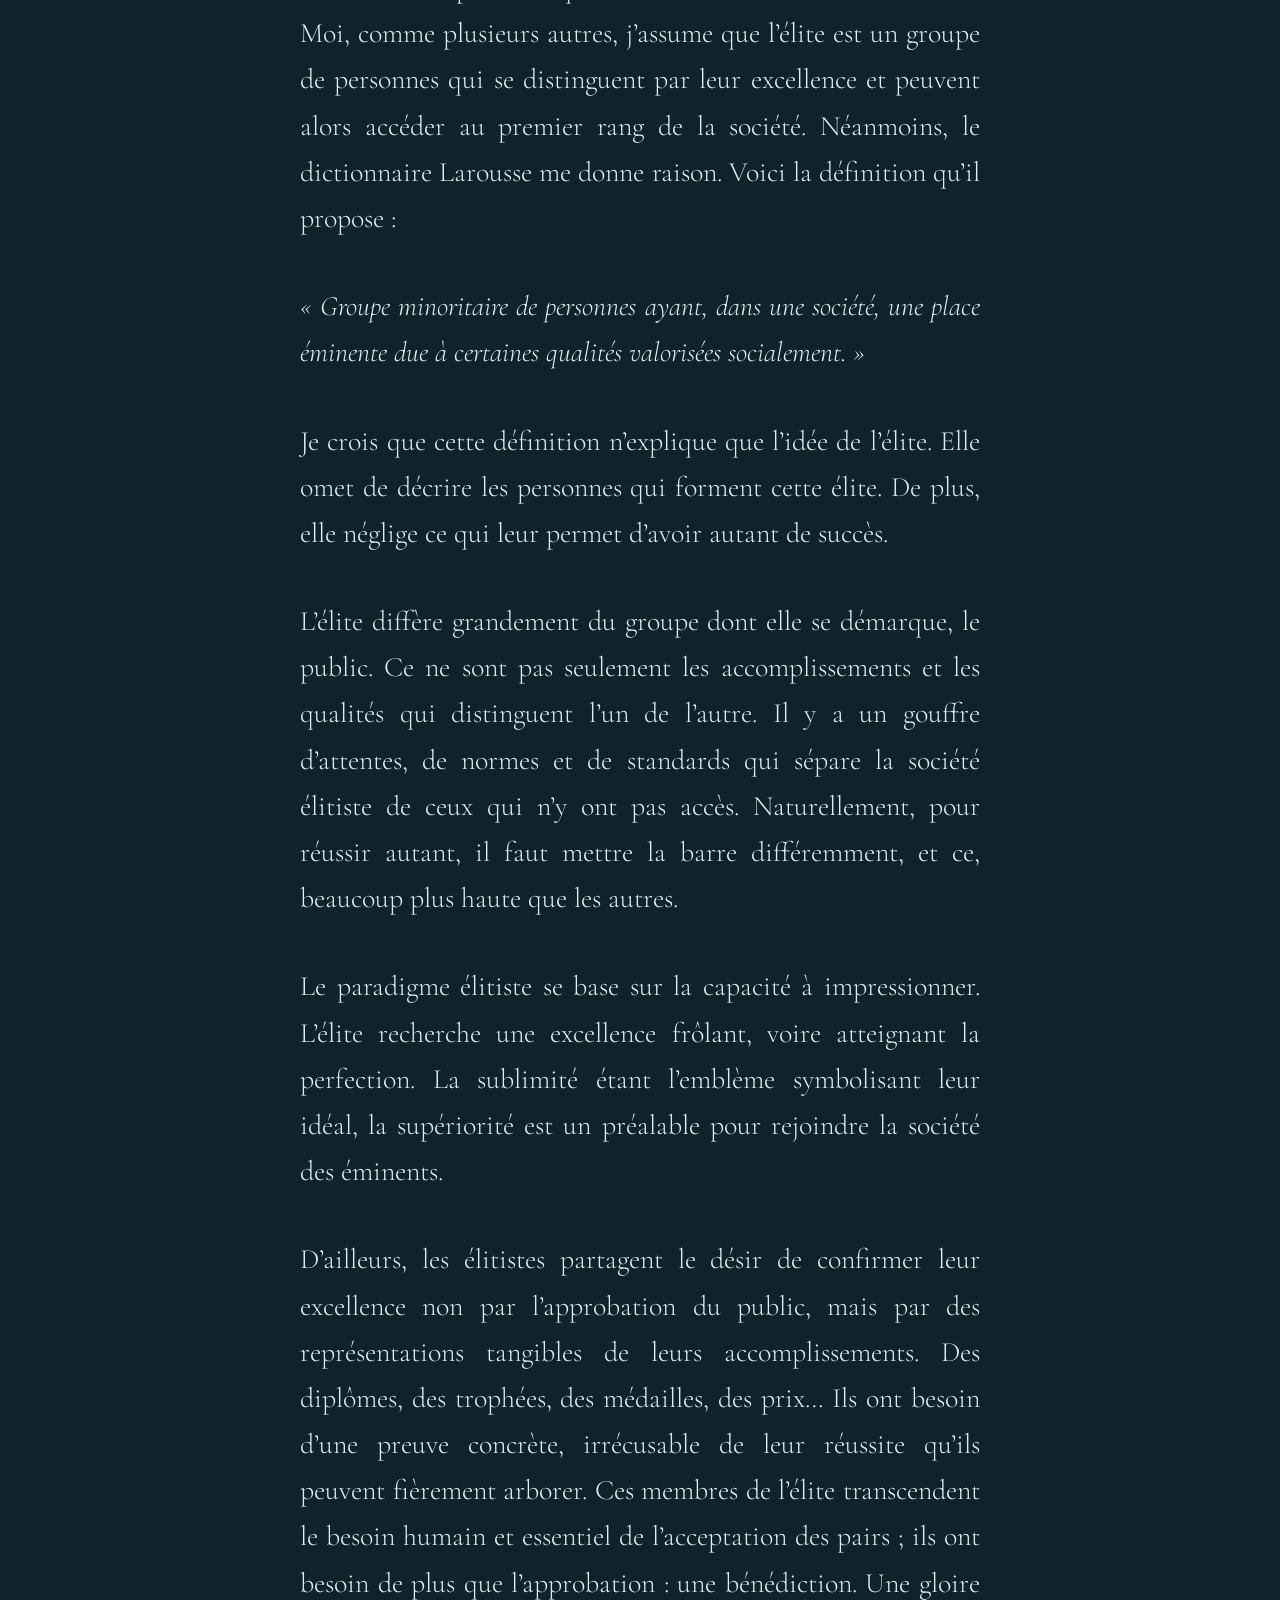
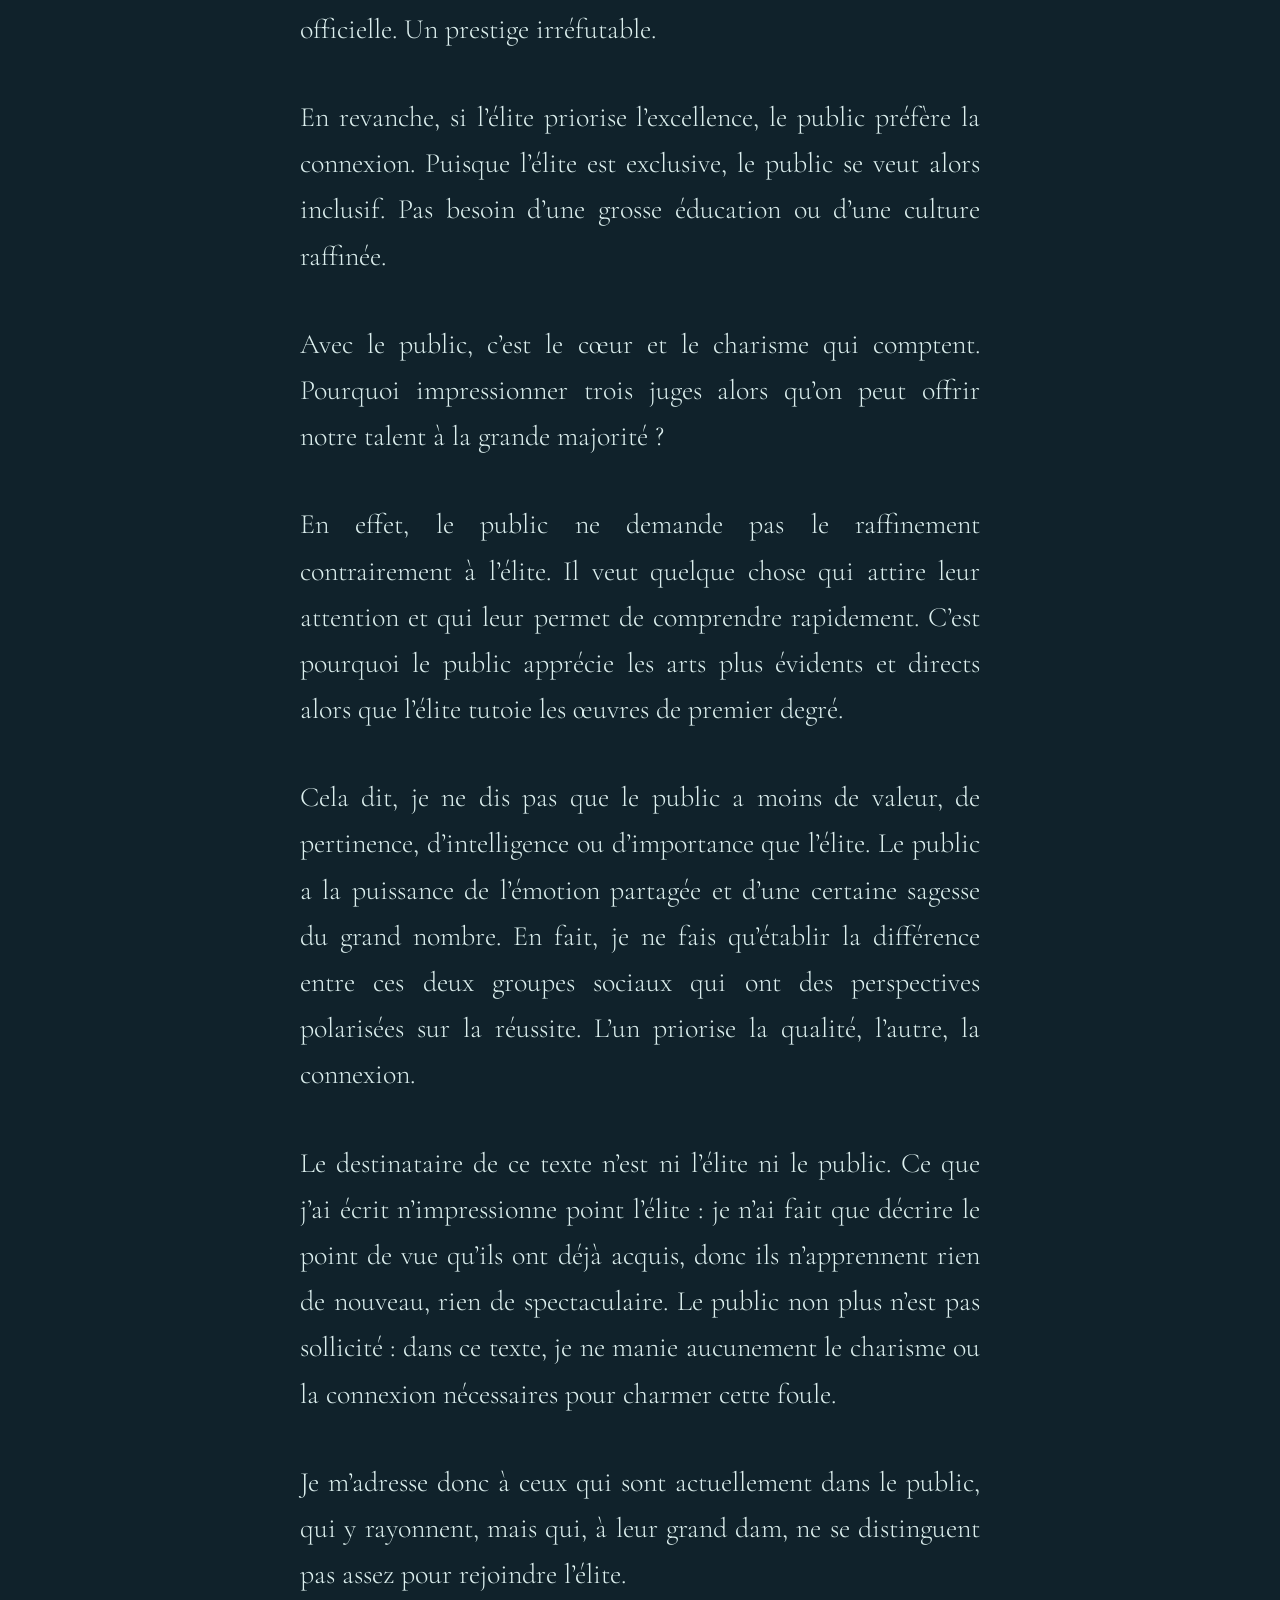
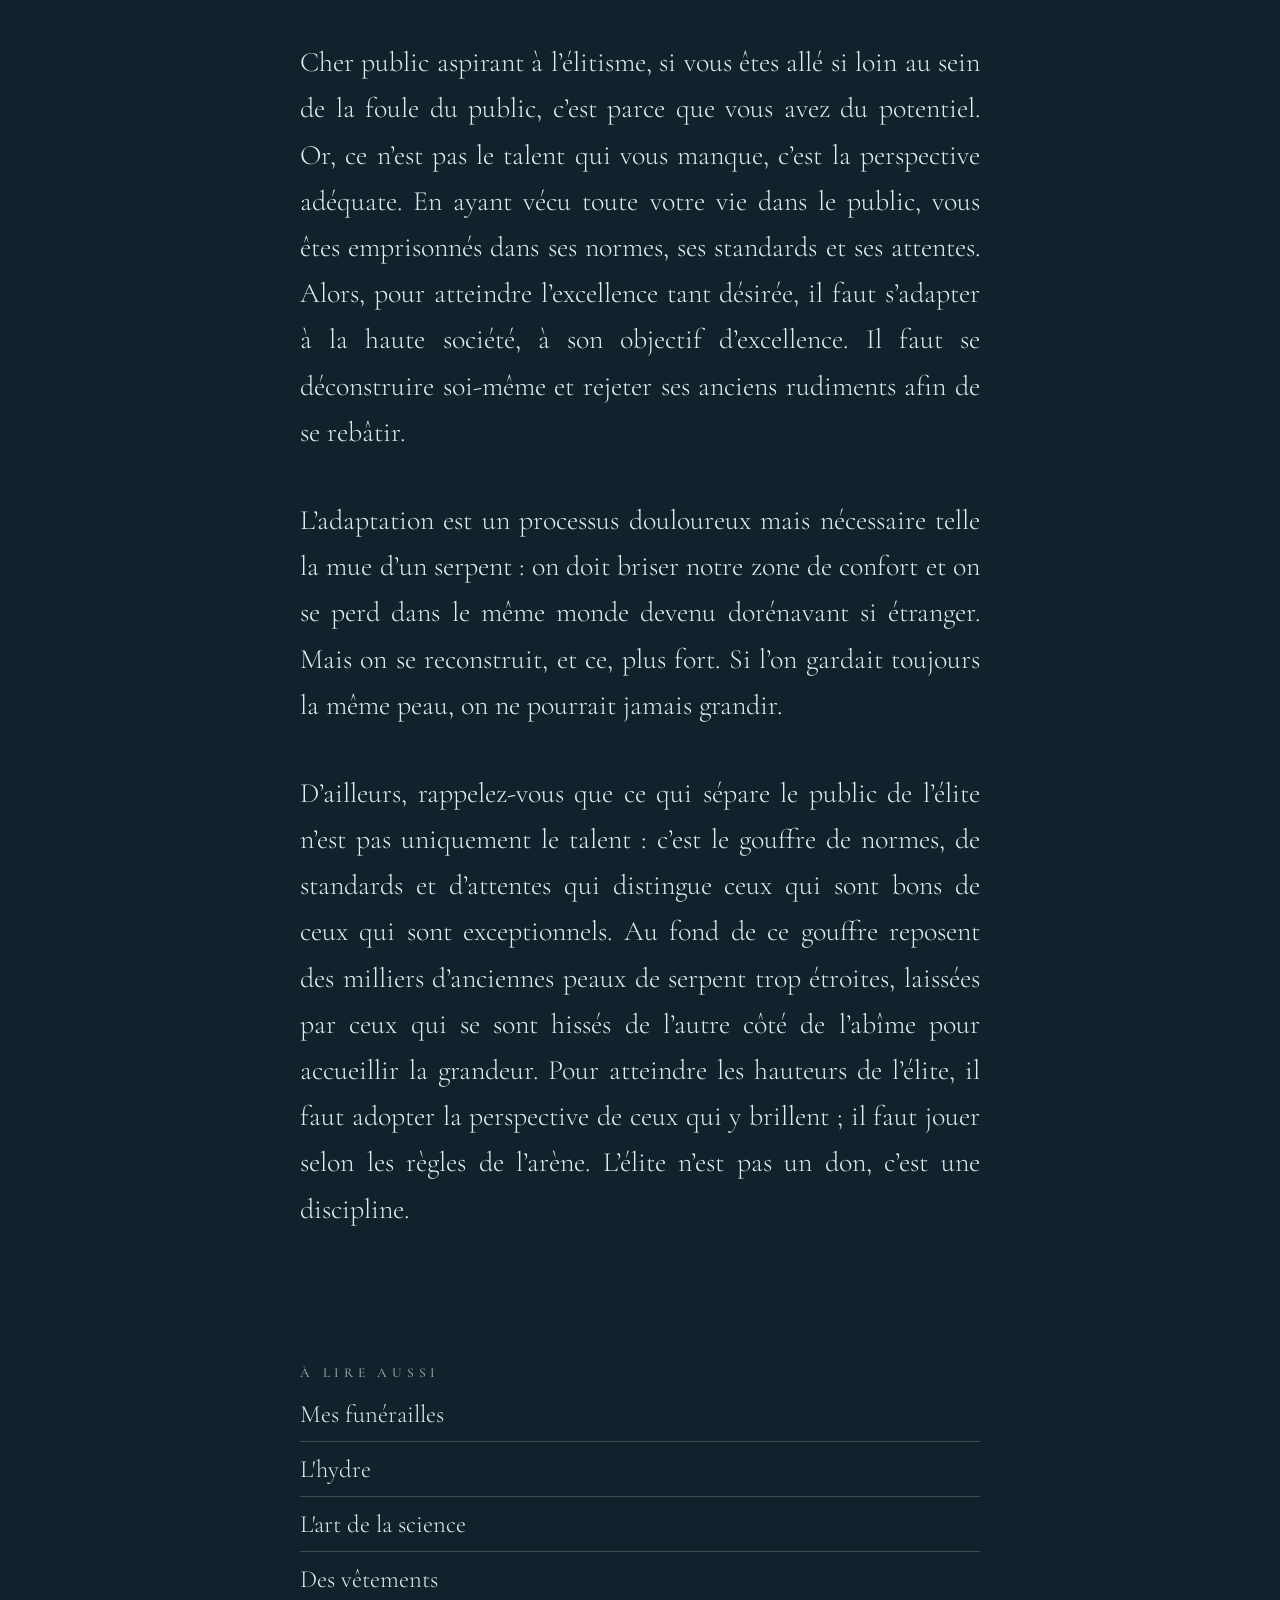
<file: textes/le-gouffre-entre-l-elite-et-le-public/index.html>
<!DOCTYPE html><html lang="fr" class="standalone"><head><meta charset="utf-8"><meta name="viewport" content="width=device-width, initial-scale=1, viewport-fit=cover"><title>Le gouffre entre l’élite et le public — Le Contre-Journal</title><meta name="description" content="Me voici fraîchement diplômé du secondaire. De grâce, j’ai déjà commencé à oublier plusieurs choses qui ont été martelées trop agressivement dans mon…"><link rel="canonical" href="https://le-contre-journal.netlify.app/textes/le-gouffre-entre-l-elite-et-le-public/"><meta name="robots" content="index,follow,max-image-preview:large"><meta name="theme-color" content="#10222b"><meta property="og:type" content="article"><meta property="og:site_name" content="Le Contre-Journal"><meta property="og:locale" content="fr_FR"><meta property="og:title" content="Le gouffre entre l’élite et le public — Le Contre-Journal"><meta property="og:description" content="Me voici fraîchement diplômé du secondaire. De grâce, j’ai déjà commencé à oublier plusieurs choses qui ont été martelées trop agressivement dans mon…"><meta property="og:url" content="https://le-contre-journal.netlify.app/textes/le-gouffre-entre-l-elite-et-le-public/"><meta property="og:image" content="https://le-contre-journal.netlify.app/images/le-gouffre-entre-l-elite-et-le-public.jpg"><meta name="twitter:card" content="summary_large_image"><meta name="twitter:title" content="Le gouffre entre l’élite et le public — Le Contre-Journal"><meta name="twitter:description" content="Me voici fraîchement diplômé du secondaire. De grâce, j’ai déjà commencé à oublier plusieurs choses qui ont été martelées trop agressivement dans mon…"><link rel="icon" href="../../favicon.svg" type="image/svg+xml"><link rel="stylesheet" href="https://fonts.googleapis.com/css2?family=Cormorant+Garamond:ital,wght@0,300;0,500;0,700;1,300;1,500&family=EB+Garamond:ital,wght@0,400;0,600;1,400&family=Playfair+Display:ital,wght@0,400;0,700;1,400&family=Cinzel:wght@400;600&family=Special+Elite&family=Inter:wght@300;500&family=Caveat:wght@400;600&display=swap"><link rel="stylesheet" href="../../style.css"><script type="application/ld+json">{"@context": "https://schema.org", "@type": "Article", "name": "Le gouffre entre l’élite et le public", "headline": "Le gouffre entre l’élite et le public", "description": "Me voici fraîchement diplômé du secondaire. De grâce, j’ai déjà commencé à oublier plusieurs choses qui ont été martelées trop agressivement dans mon…", "inLanguage": "fr", "url": "https://le-contre-journal.netlify.app/textes/le-gouffre-entre-l-elite-et-le-public/", "isPartOf": {"@type": "WebSite", "name": "Le Contre-Journal", "url": "https://le-contre-journal.netlify.app/"}, "publisher": {"@type": "Organization", "name": "Le Contre-Journal"}, "genre": "Textes", "image": "https://le-contre-journal.netlify.app/images/le-gouffre-entre-l-elite-et-le-public.jpg"}</script><style>html,body{background:#10222b}</style><noscript><style>.l{opacity:1!important;transform:none!important;filter:none!important;letter-spacing:normal!important}</style></noscript></head><body class="standalone"><main id="rd" class="show standalone" data-th="brume" style="background:#10222b;color:#dcefee;--fgc:220,239,238;font-family:'Cormorant Garamond',Georgia,serif"><a class="bk" href="../../index.html" aria-label="Retour à l’accueil">←</a><div class="bgimg" style="background-image:linear-gradient(rgba(16,34,43,0.5),rgba(16,34,43,0.5)),url('../../images/le-gouffre-entre-l-elite-et-le-public.jpg')"></div><div class="fog f1"></div><header class="hero"><h1>Le gouffre entre l’élite et le public</h1></header><article class="tx" style="font-size:clamp(1.35rem,5vw,1.75rem);line-height:1.65;padding-left:28px;padding-right:28px;text-align:left;letter-spacing:0em;font-weight:300;font-style:normal"><p class="pp l" style="text-align:justify">Me voici fraîchement diplômé du secondaire. De grâce, j’ai déjà commencé à oublier plusieurs choses qui ont été martelées trop agressivement dans mon esprit : la cloche au son bien trop artificiel, les règles de l’uniforme auxquelles j’ai toujours essayé de déroger et les suivis comportementaux devenus inefficaces au cinquième secondaire parce que les élèves autant que les enseignants n’y attachaient plus aucune importance. Pourtant, j’ai eu la chance d’être scolarisé dans la meilleure institution d’enseignement secondaire de la province du Québec. Forcément, quelques souvenirs mémorables ne peuvent être oubliés, contrairement aux dates en histoire, notamment une phrase que mon enseignant de monde contemporain et de finances répétait après chaque réponse qu’il trouvait idiotique restera à jamais gravée dans ma tête : « Vous êtes supposés être l’élite du Québec !!! » </p><p class="pp l" style="text-align:justify">Jamais une seule fois pendant mon parcours scolaire je ne m’étais arrêté pour me questionner sur la définition de l’élite. Moi, comme plusieurs autres, j’assume que l’élite est un groupe de personnes qui se distinguent par leur excellence et peuvent alors accéder au premier rang de la société. Néanmoins, le dictionnaire Larousse me donne raison. Voici la définition qu’il propose : </p><p class="pp l" style="text-align:justify"><span style="font-style:italic">« Groupe minoritaire de personnes ayant, dans une société, une place éminente due à certaines qualités valorisées socialement. »</span></p><p class="pp l" style="text-align:justify">Je crois que cette définition n’explique que l’idée de l’élite. Elle omet de décrire les personnes qui forment cette élite. De plus, elle néglige ce qui leur permet d’avoir autant de succès. </p><p class="pp l" style="text-align:justify">L’élite diffère grandement du groupe dont elle se démarque, le public. Ce ne sont pas seulement les accomplissements et les qualités qui distinguent l’un de l’autre. Il y a un gouffre d’attentes, de normes et de standards qui sépare la société élitiste de ceux qui n’y ont pas accès. Naturellement, pour réussir autant, il faut mettre la barre différemment, et ce, beaucoup plus haute que les autres. </p><p class="pp l" style="text-align:justify">Le paradigme élitiste se base sur la capacité à impressionner. L’élite recherche une excellence frôlant, voire atteignant la perfection. La sublimité étant l’emblème symbolisant leur idéal, la supériorité est un préalable pour rejoindre la société des éminents. </p><p class="pp l" style="text-align:justify">D’ailleurs, les élitistes partagent le désir de confirmer leur excellence non par l’approbation du public, mais par des représentations tangibles de leurs accomplissements. Des diplômes, des trophées, des médailles, des prix… Ils ont besoin d’une preuve concrète, irrécusable de leur réussite qu’ils peuvent fièrement arborer. Ces membres de l’élite transcendent le besoin humain et essentiel de l’acceptation des pairs ; ils ont besoin de plus que l’approbation : une bénédiction. Une gloire officielle. Un prestige irréfutable.</p><p class="pp l" style="text-align:justify">En revanche, si l’élite priorise l’excellence, le public préfère la connexion. Puisque l’élite est exclusive, le public se veut alors inclusif. Pas besoin d’une grosse éducation ou d’une culture raffinée.</p><p class="pp l" style="text-align:justify">Avec le public, c’est le cœur et le charisme qui comptent. Pourquoi impressionner trois juges alors qu’on peut offrir notre talent à la grande majorité ? </p><p class="pp l" style="text-align:justify">En effet, le public ne demande pas le raffinement contrairement à l’élite. Il veut quelque chose qui attire leur attention et qui leur permet de comprendre rapidement. C’est pourquoi le public apprécie les arts plus évidents et directs alors que l’élite tutoie les œuvres de premier degré. </p><p class="pp l" style="text-align:justify">Cela dit, je ne dis pas que le public a moins de valeur, de pertinence, d’intelligence ou d’importance que l’élite. Le public a la puissance de l’émotion partagée et d’une certaine sagesse du grand nombre. En fait, je ne fais qu’établir la différence entre ces deux groupes sociaux qui ont des perspectives polarisées sur la réussite. L’un priorise la qualité, l’autre, la connexion. </p><p class="pp l" style="text-align:justify">Le destinataire de ce texte n’est ni l’élite ni le public. Ce que j’ai écrit n’impressionne point l’élite : je n’ai fait que décrire le point de vue qu’ils ont déjà acquis, donc ils n’apprennent rien de nouveau, rien de spectaculaire. Le public non plus n’est pas sollicité : dans ce texte, je ne manie aucunement le charisme ou la connexion nécessaires pour charmer cette foule. </p><p class="pp l" style="text-align:justify">Je m’adresse donc à ceux qui sont actuellement dans le public, qui y rayonnent, mais qui, à leur grand dam, ne se distinguent pas assez pour rejoindre l’élite. </p><p class="pp l" style="text-align:justify">Cher public aspirant à l’élitisme, si vous êtes allé si loin au sein de la foule du public, c’est parce que vous avez du potentiel. Or, ce n’est pas le talent qui vous manque, c’est la perspective adéquate. En ayant vécu toute votre vie dans le public, vous êtes emprisonnés dans ses normes, ses standards et ses attentes. Alors, pour atteindre l’excellence tant désirée, il faut s’adapter à la haute société, à son objectif d’excellence. Il faut se déconstruire soi-même et rejeter ses anciens rudiments afin de se rebâtir. </p><p class="pp l" style="text-align:justify">L’adaptation est un processus douloureux mais nécessaire telle la mue d’un serpent : on doit briser notre zone de confort et on se perd dans le même monde devenu dorénavant si étranger. Mais on se reconstruit, et ce, plus fort. Si l’on gardait toujours la même peau, on ne pourrait jamais grandir.</p><p class="pp l" style="text-align:justify">D’ailleurs, rappelez-vous que ce qui sépare le public de l’élite n’est pas uniquement le talent : c’est le gouffre de normes, de standards et d’attentes qui distingue ceux qui sont bons de ceux qui sont exceptionnels. Au fond de ce gouffre reposent des milliers d’anciennes peaux de serpent trop étroites, laissées par ceux qui se sont hissés de l’autre côté de l’abîme pour accueillir la grandeur. Pour atteindre les hauteurs de l’élite, il faut adopter la perspective de ceux qui y brillent ; il faut jouer selon les règles de l’arène. L’élite n’est pas un don, c’est une discipline. </p></article><nav class="more" aria-label="Autres textes"><h2>À lire aussi</h2><a href="../mes-funerailles/index.html">Mes funérailles</a><a href="../l-hydre/index.html">L&#x27;hydre</a><a href="../l-art-de-la-science/index.html">L&#x27;art de la science</a><a href="../des-vetements/index.html">Des vêtements</a></nav></main><script>(function(){var q=document.querySelectorAll('.st,.pp,.fig');function on(n){if(n.classList.contains('st')){n.querySelectorAll('.l').forEach(function(l){l.classList.add('in')})}else n.classList.add('in')}if(!('IntersectionObserver' in window)){q.forEach(on);return}var io=new IntersectionObserver(function(es){es.forEach(function(e){if(e.isIntersecting){on(e.target);io.unobserve(e.target)}})},{threshold:0,rootMargin:'0px 0px 40% 0px'});q.forEach(function(n){io.observe(n)})})();</script></body></html>
</file>
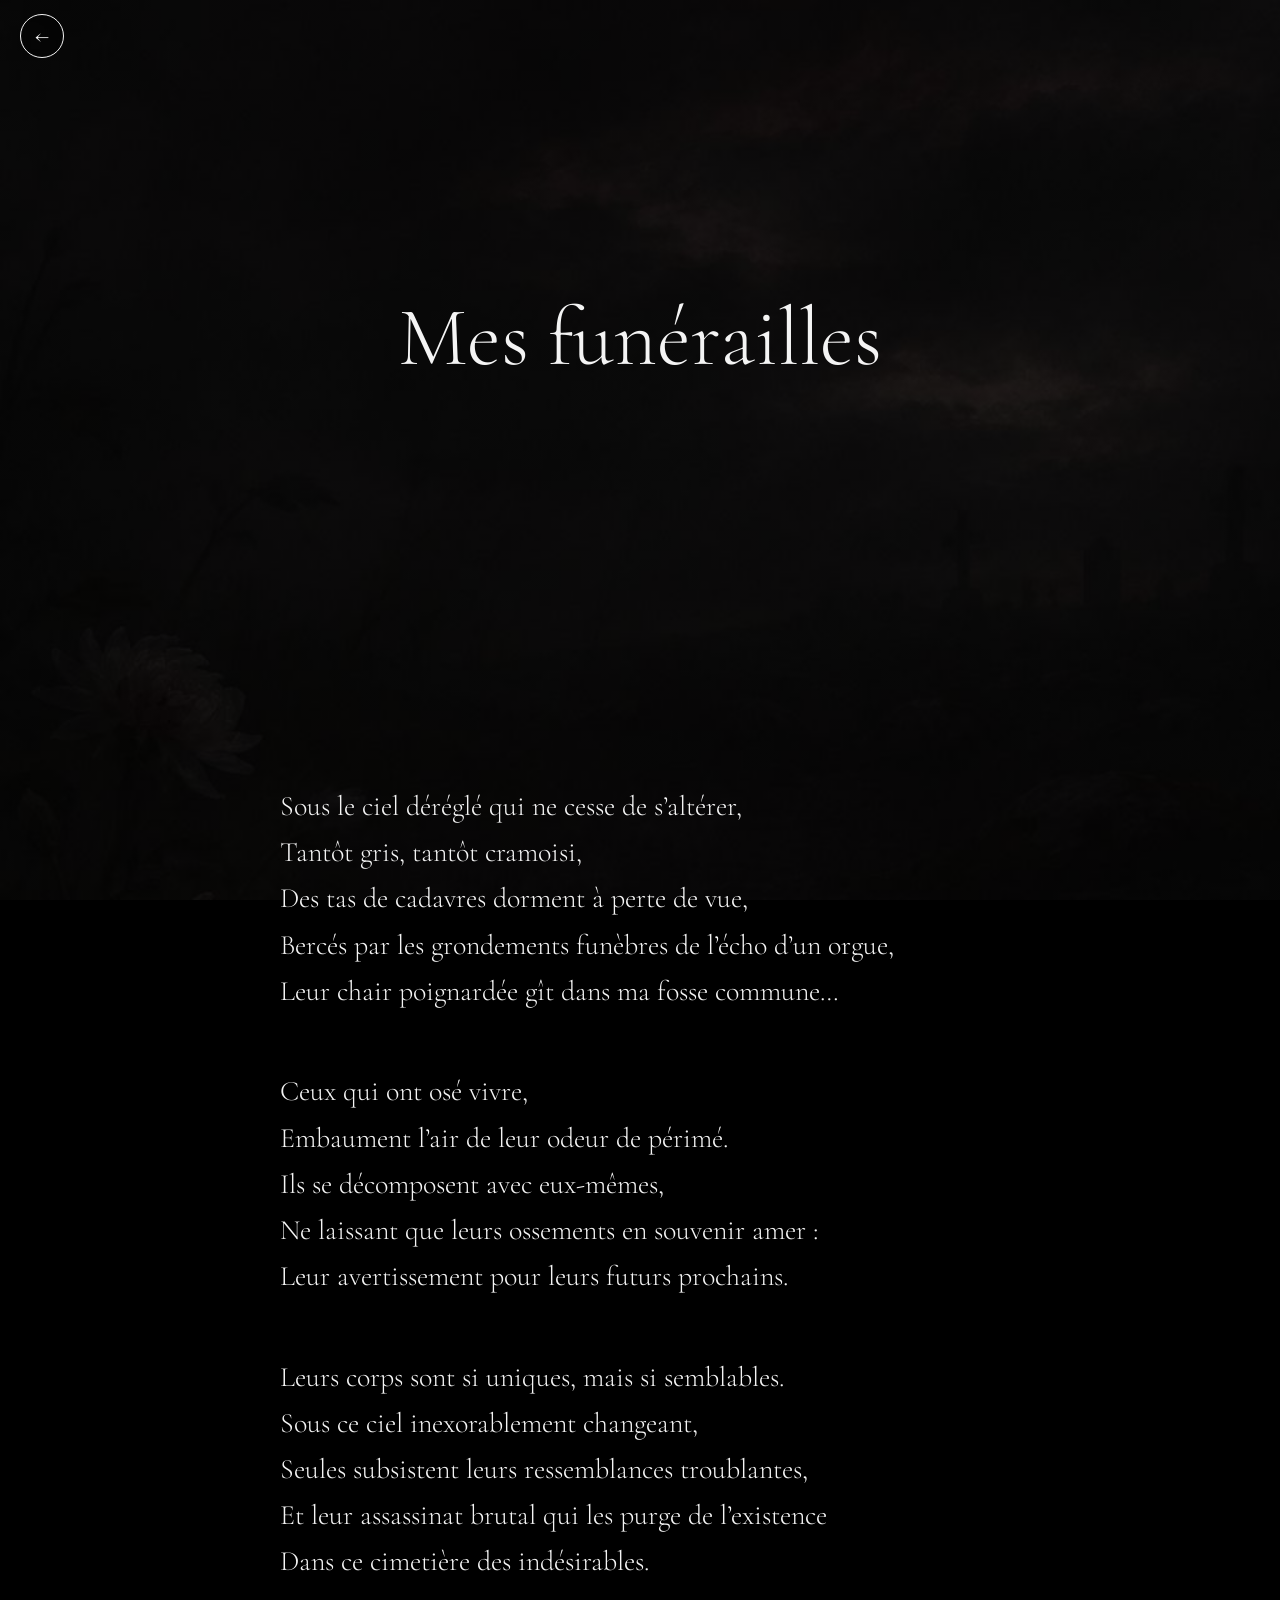
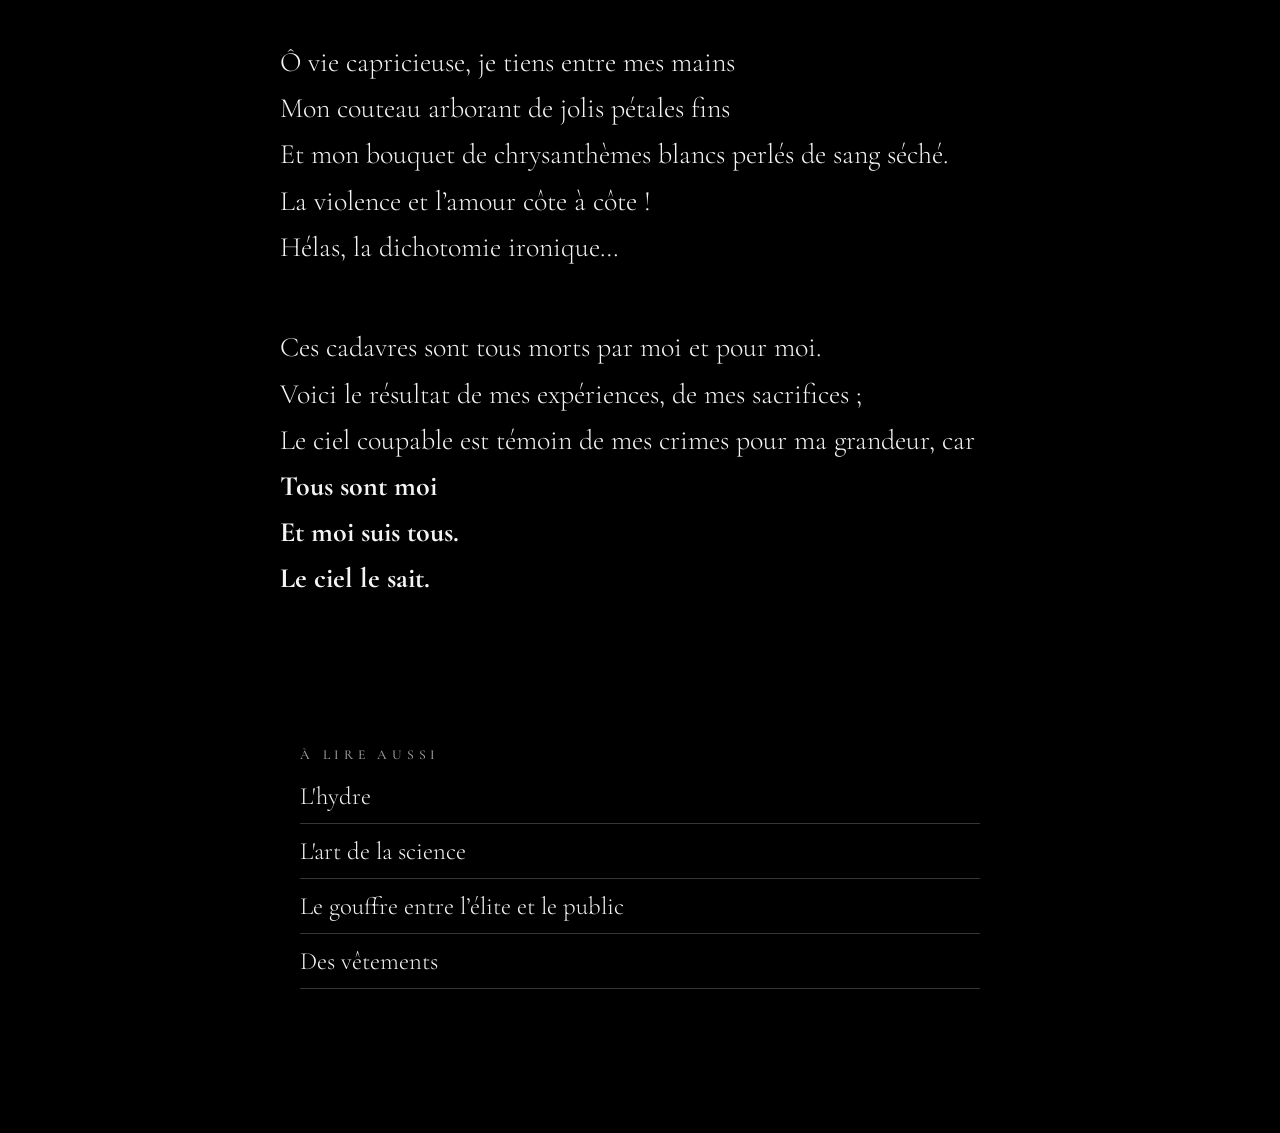
<file: textes/mes-funerailles/index.html>
<!DOCTYPE html><html lang="fr" class="standalone"><head><meta charset="utf-8"><meta name="viewport" content="width=device-width, initial-scale=1, viewport-fit=cover"><title>Mes funérailles — Le Contre-Journal</title><meta name="description" content="Sous le ciel déréglé qui ne cesse de s’altérer, Tantôt gris, tantôt cramoisi, Des tas de cadavres dorment à perte de vue, Bercés par les grondements…"><link rel="canonical" href="https://le-contre-journal.netlify.app/textes/mes-funerailles/"><meta name="robots" content="index,follow,max-image-preview:large"><meta name="theme-color" content="#000"><meta property="og:type" content="article"><meta property="og:site_name" content="Le Contre-Journal"><meta property="og:locale" content="fr_FR"><meta property="og:title" content="Mes funérailles — Le Contre-Journal"><meta property="og:description" content="Sous le ciel déréglé qui ne cesse de s’altérer, Tantôt gris, tantôt cramoisi, Des tas de cadavres dorment à perte de vue, Bercés par les grondements…"><meta property="og:url" content="https://le-contre-journal.netlify.app/textes/mes-funerailles/"><meta property="og:image" content="https://le-contre-journal.netlify.app/images/mes-funerailles.jpg"><meta name="twitter:card" content="summary_large_image"><meta name="twitter:title" content="Mes funérailles — Le Contre-Journal"><meta name="twitter:description" content="Sous le ciel déréglé qui ne cesse de s’altérer, Tantôt gris, tantôt cramoisi, Des tas de cadavres dorment à perte de vue, Bercés par les grondements…"><link rel="icon" href="../../favicon.svg" type="image/svg+xml"><link rel="stylesheet" href="https://fonts.googleapis.com/css2?family=Cormorant+Garamond:ital,wght@0,300;0,500;0,700;1,300;1,500&family=EB+Garamond:ital,wght@0,400;0,600;1,400&family=Playfair+Display:ital,wght@0,400;0,700;1,400&family=Cinzel:wght@400;600&family=Special+Elite&family=Inter:wght@300;500&family=Caveat:wght@400;600&display=swap"><link rel="stylesheet" href="../../style.css"><script type="application/ld+json">{"@context": "https://schema.org", "@type": "CreativeWork", "name": "Mes funérailles", "headline": "Mes funérailles", "description": "Sous le ciel déréglé qui ne cesse de s’altérer, Tantôt gris, tantôt cramoisi, Des tas de cadavres dorment à perte de vue, Bercés par les grondements…", "inLanguage": "fr", "url": "https://le-contre-journal.netlify.app/textes/mes-funerailles/", "isPartOf": {"@type": "WebSite", "name": "Le Contre-Journal", "url": "https://le-contre-journal.netlify.app/"}, "publisher": {"@type": "Organization", "name": "Le Contre-Journal"}, "genre": "Poèmes", "image": "https://le-contre-journal.netlify.app/images/mes-funerailles.jpg"}</script><style>html,body{background:#000}</style><noscript><style>.l{opacity:1!important;transform:none!important;filter:none!important;letter-spacing:normal!important}</style></noscript></head><body class="standalone"><main id="rd" class="show standalone" data-th="nuit" style="background:#000;color:#f4f4f4;--fgc:244,244,244;font-family:'Cormorant Garamond',Georgia,serif"><a class="bk" href="../../index.html" aria-label="Retour à l’accueil">←</a><div class="bgimg" style="background-image:linear-gradient(rgba(0,0,0,0.5),rgba(0,0,0,0.5)),url('../../images/mes-funerailles.jpg')"></div><header class="hero"><h1>Mes funérailles</h1></header><article class="tx" style="font-size:clamp(1.35rem,5vw,1.75rem);line-height:1.65;padding-left:8px;padding-right:8px;text-align:left;letter-spacing:0em;font-weight:300;font-style:normal"><div class="st"><span class="l" style="transition-delay:0.00s;">Sous le ciel déréglé qui ne cesse de s’altérer,</span><span class="l" style="transition-delay:0.12s;">Tantôt gris, tantôt cramoisi,</span><span class="l" style="transition-delay:0.24s;">Des tas de cadavres dorment à perte de vue,</span><span class="l" style="transition-delay:0.36s;">Bercés par les grondements funèbres de l’écho d’un orgue,</span><span class="l" style="transition-delay:0.48s;">Leur chair poignardée gît dans ma fosse commune…</span></div><div class="st"><span class="l" style="transition-delay:0.00s;">Ceux qui ont osé vivre,</span><span class="l" style="transition-delay:0.12s;">Embaument l’air de leur odeur de périmé.</span><span class="l" style="transition-delay:0.24s;">Ils se décomposent avec eux-mêmes,</span><span class="l" style="transition-delay:0.36s;">Ne laissant que leurs ossements en souvenir amer : </span><span class="l" style="transition-delay:0.48s;">Leur avertissement pour leurs futurs prochains.</span></div><div class="st"><span class="l" style="transition-delay:0.00s;">Leurs corps sont si uniques, mais si semblables.</span><span class="l" style="transition-delay:0.12s;">Sous ce ciel inexorablement changeant,</span><span class="l" style="transition-delay:0.24s;">Seules subsistent leurs ressemblances troublantes,</span><span class="l" style="transition-delay:0.36s;">Et leur assassinat brutal qui les purge de l’existence</span><span class="l" style="transition-delay:0.48s;">Dans ce cimetière des indésirables.</span></div><div class="st"><span class="l" style="transition-delay:0.00s;">Ô vie capricieuse, je tiens entre mes mains</span><span class="l" style="transition-delay:0.12s;">Mon couteau arborant de jolis pétales fins</span><span class="l" style="transition-delay:0.24s;">Et mon bouquet de chrysanthèmes blancs perlés de sang séché.</span><span class="l" style="transition-delay:0.36s;">La violence et l’amour côte à côte !</span><span class="l" style="transition-delay:0.48s;">Hélas, la dichotomie ironique…</span></div><div class="st"><span class="l" style="transition-delay:0.00s;">Ces cadavres sont tous morts par moi et pour moi.</span><span class="l" style="transition-delay:0.12s;">Voici le résultat de mes expériences, de mes sacrifices ; </span><span class="l" style="transition-delay:0.24s;">Le ciel coupable est témoin de mes crimes pour ma grandeur, car</span><span class="l" style="transition-delay:0.36s;"><span style="font-weight:bold">Tous sont moi</span></span><span class="l" style="transition-delay:0.48s;"><span style="font-weight:bold">Et moi suis tous.</span></span><span class="l" style="transition-delay:0.60s;"><span style="font-weight:bold">Le ciel le sait.</span></span></div></article><nav class="more" aria-label="Autres textes"><h2>À lire aussi</h2><a href="../l-hydre/index.html">L&#x27;hydre</a><a href="../l-art-de-la-science/index.html">L&#x27;art de la science</a><a href="../le-gouffre-entre-l-elite-et-le-public/index.html">Le gouffre entre l’élite et le public</a><a href="../des-vetements/index.html">Des vêtements</a></nav></main><script>(function(){var q=document.querySelectorAll('.st,.pp,.fig');function on(n){if(n.classList.contains('st')){n.querySelectorAll('.l').forEach(function(l){l.classList.add('in')})}else n.classList.add('in')}if(!('IntersectionObserver' in window)){q.forEach(on);return}var io=new IntersectionObserver(function(es){es.forEach(function(e){if(e.isIntersecting){on(e.target);io.unobserve(e.target)}})},{threshold:0,rootMargin:'0px 0px 40% 0px'});q.forEach(function(n){io.observe(n)})})();</script></body></html>
</file>
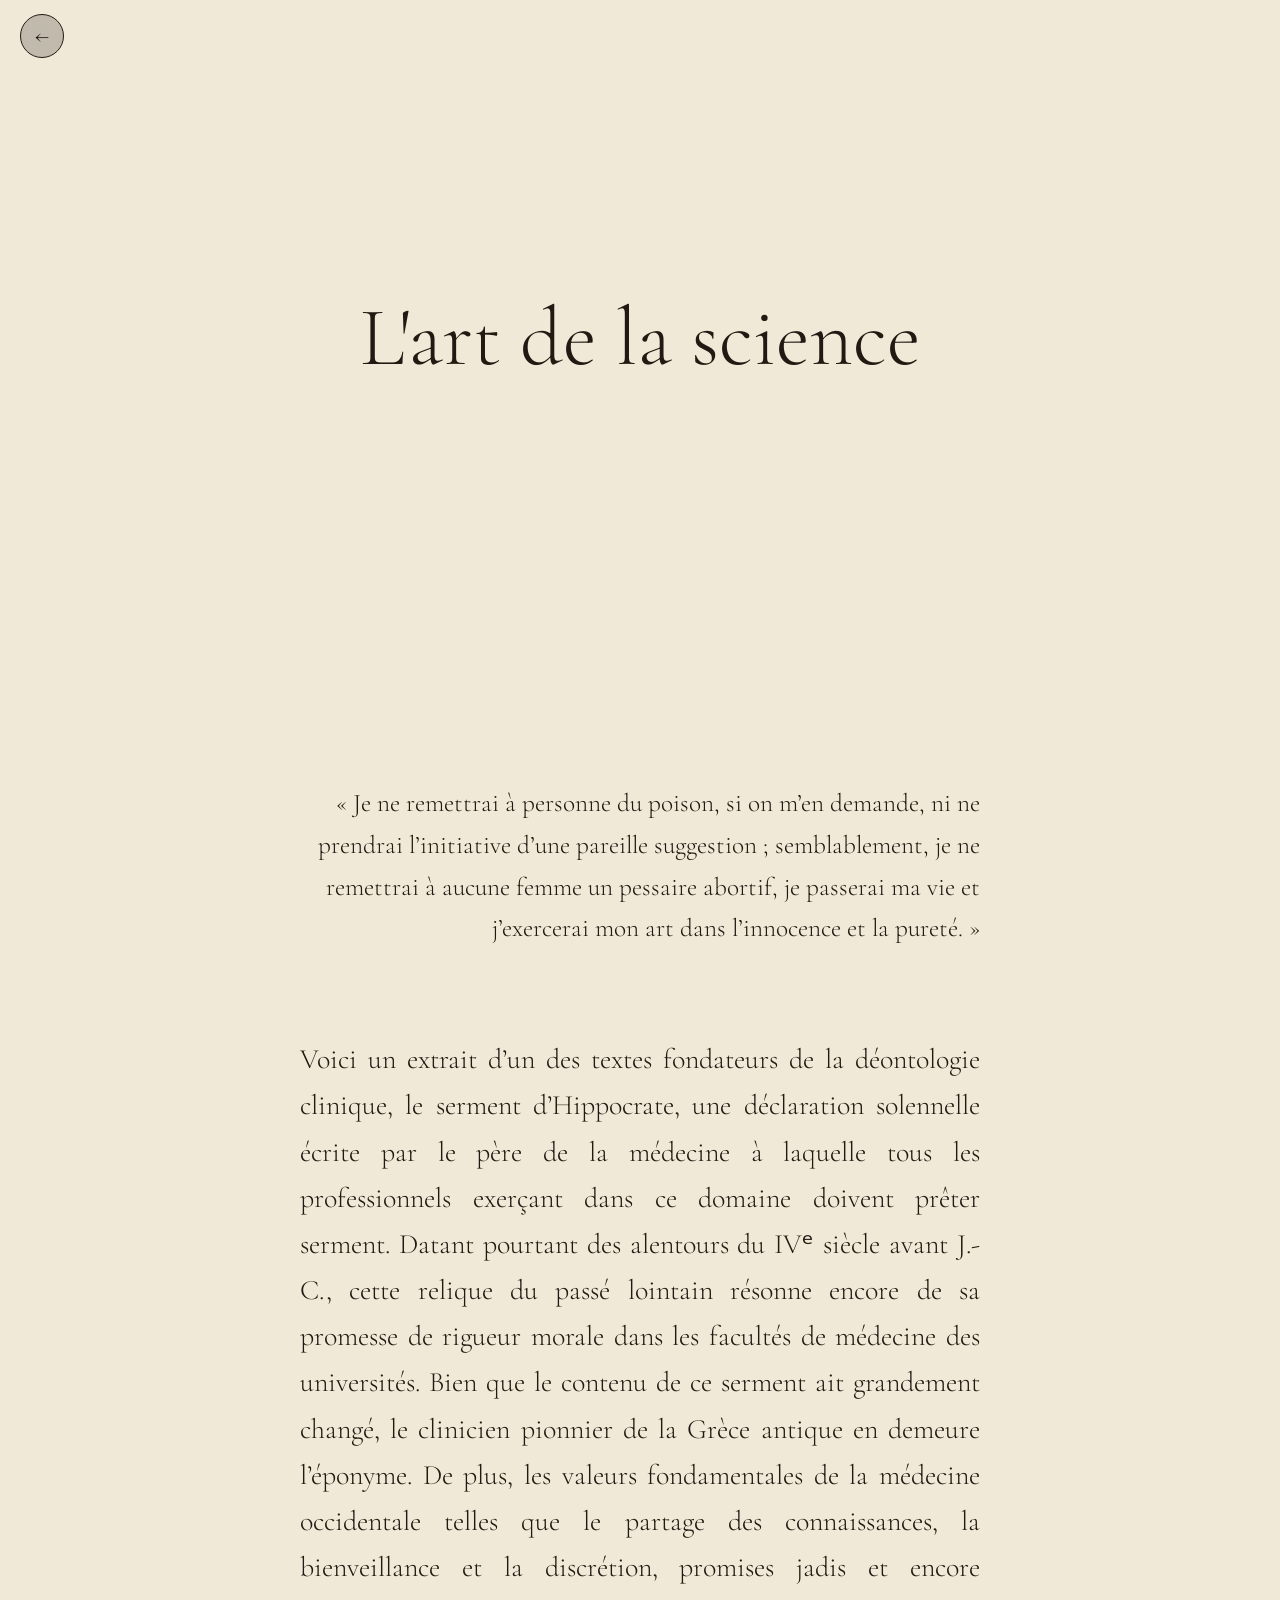
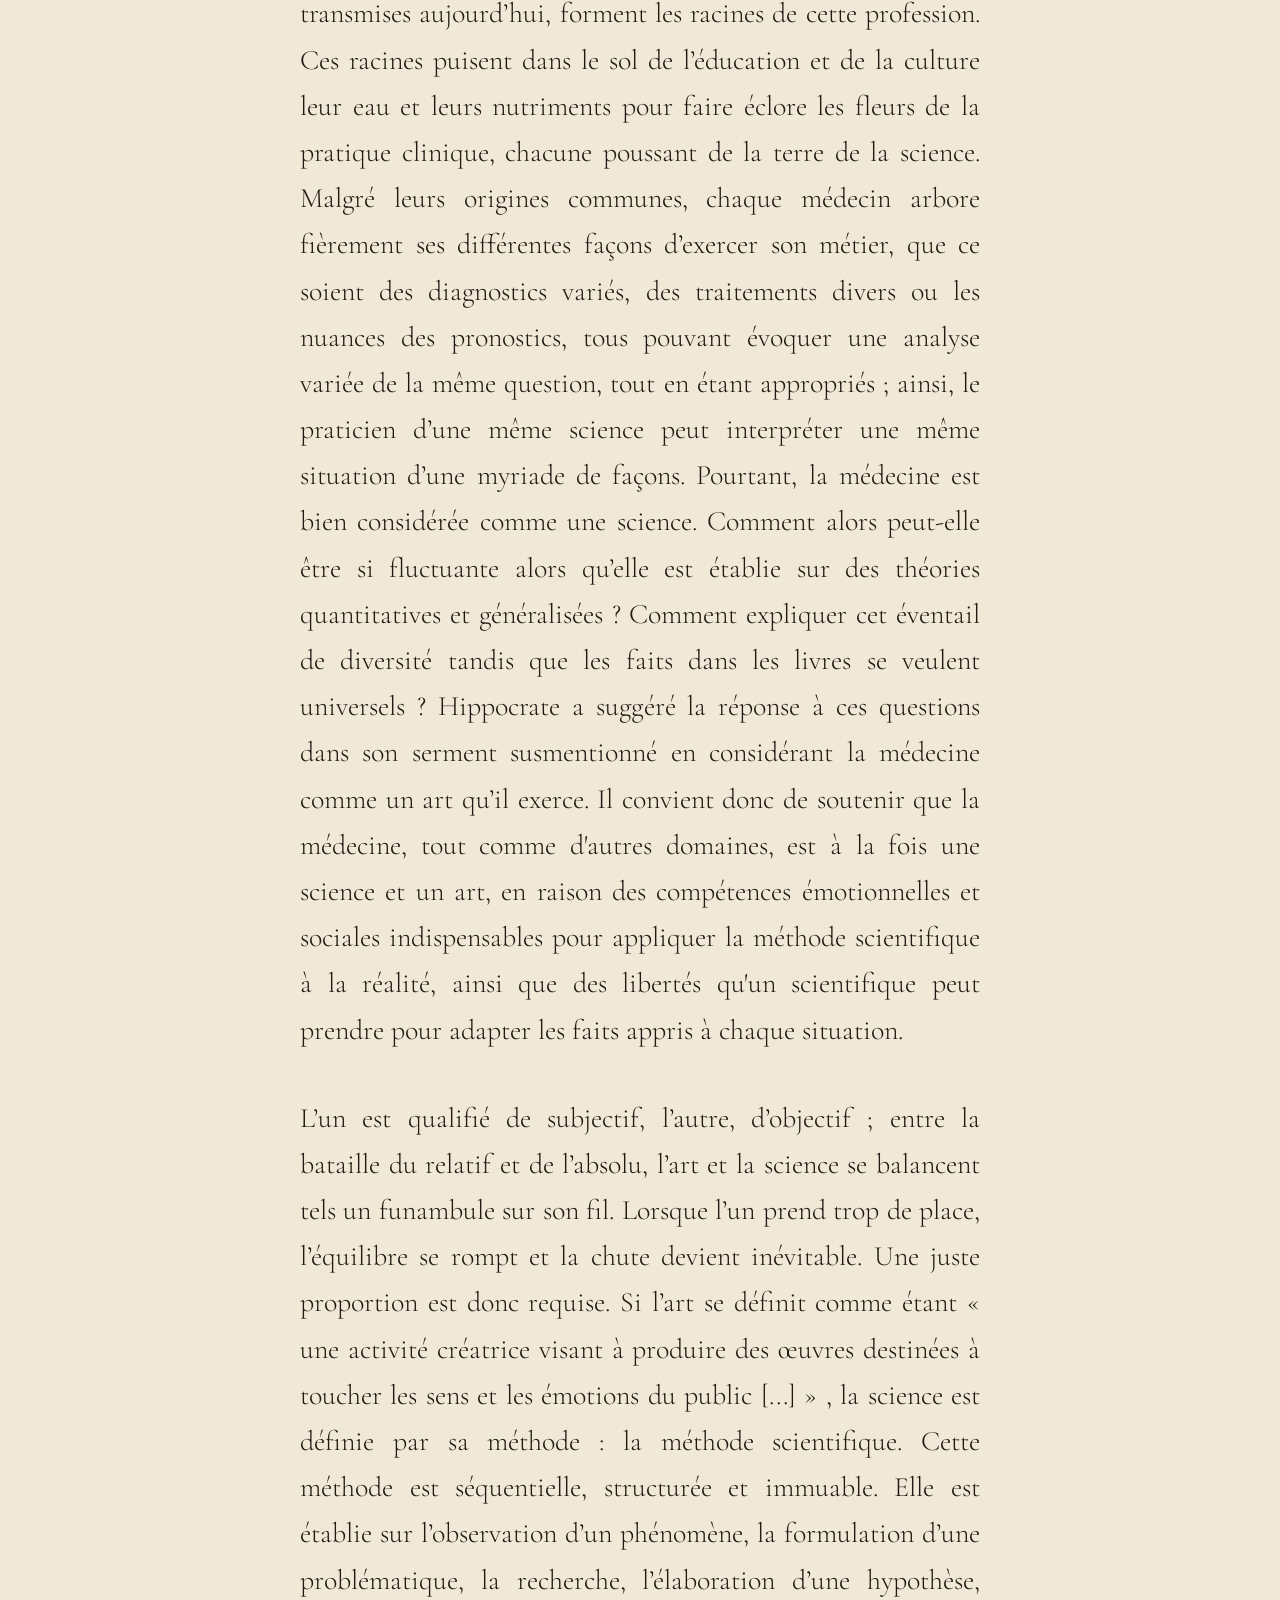
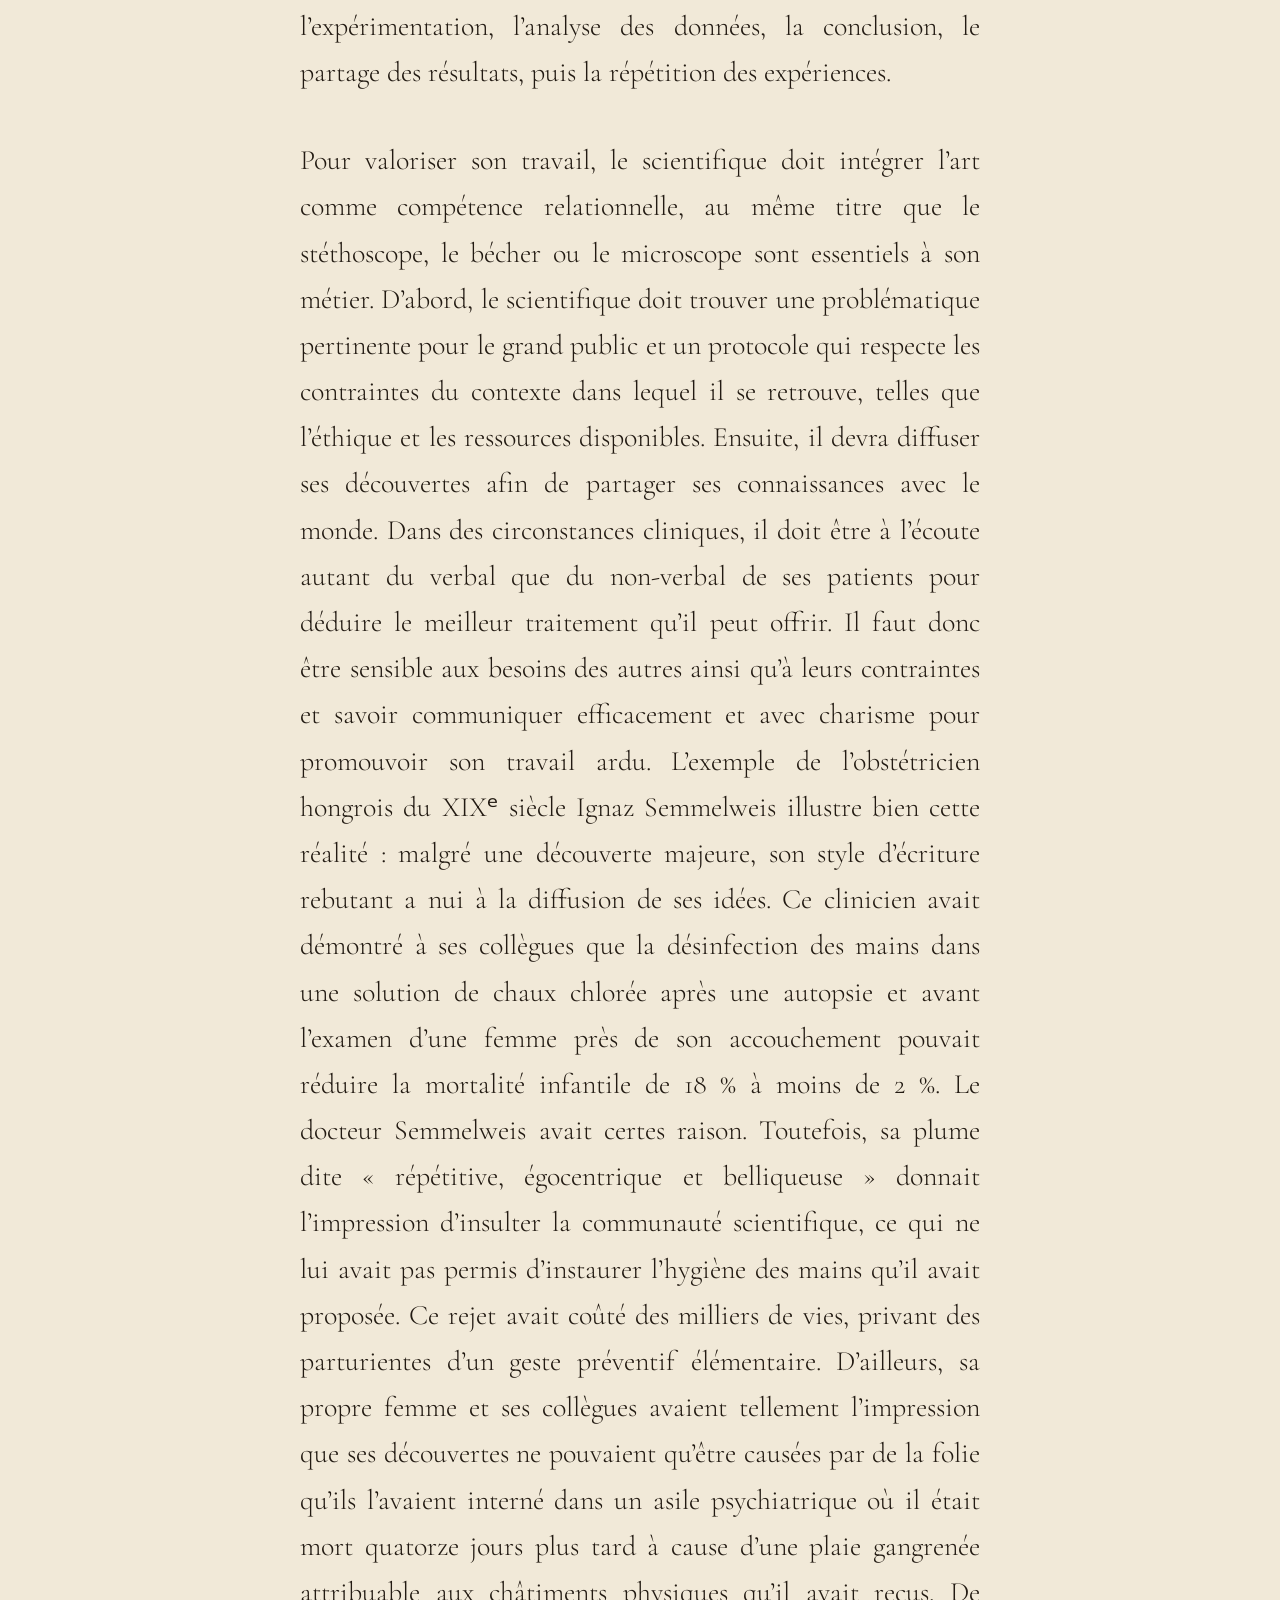
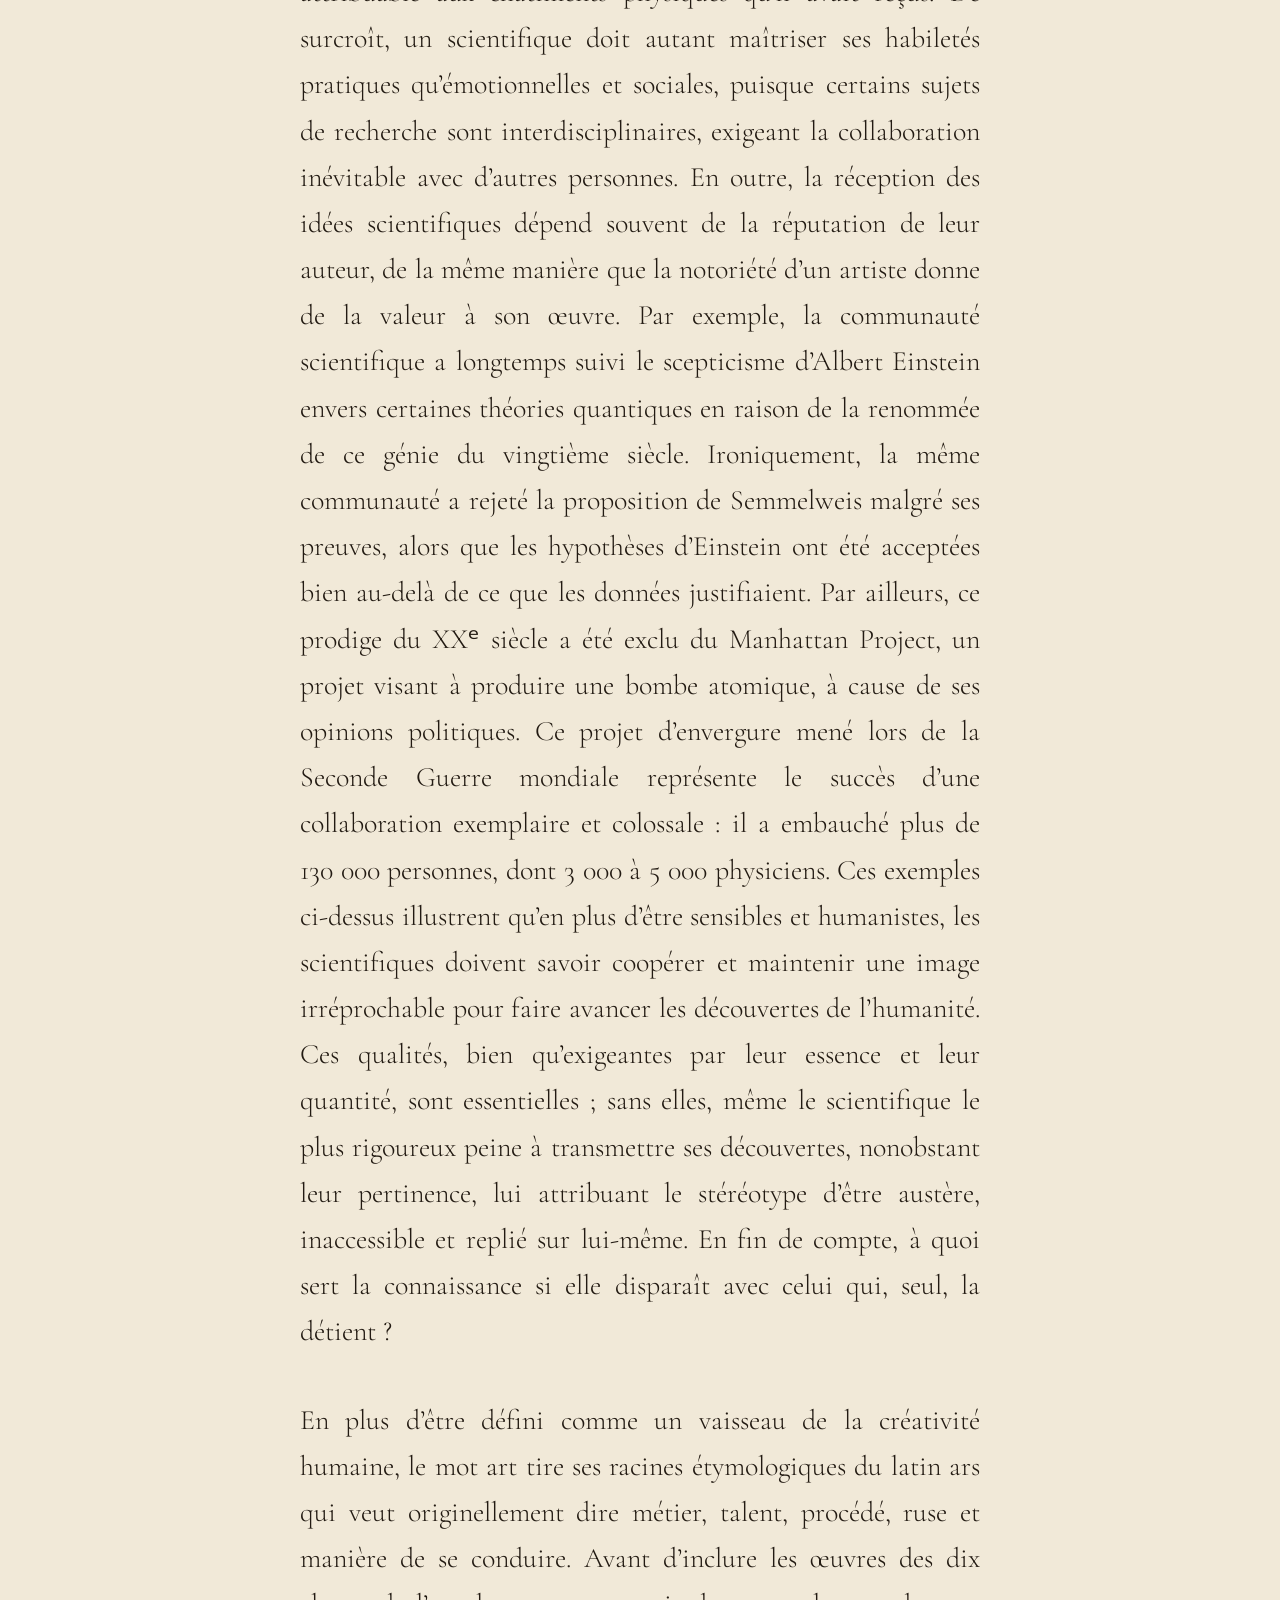
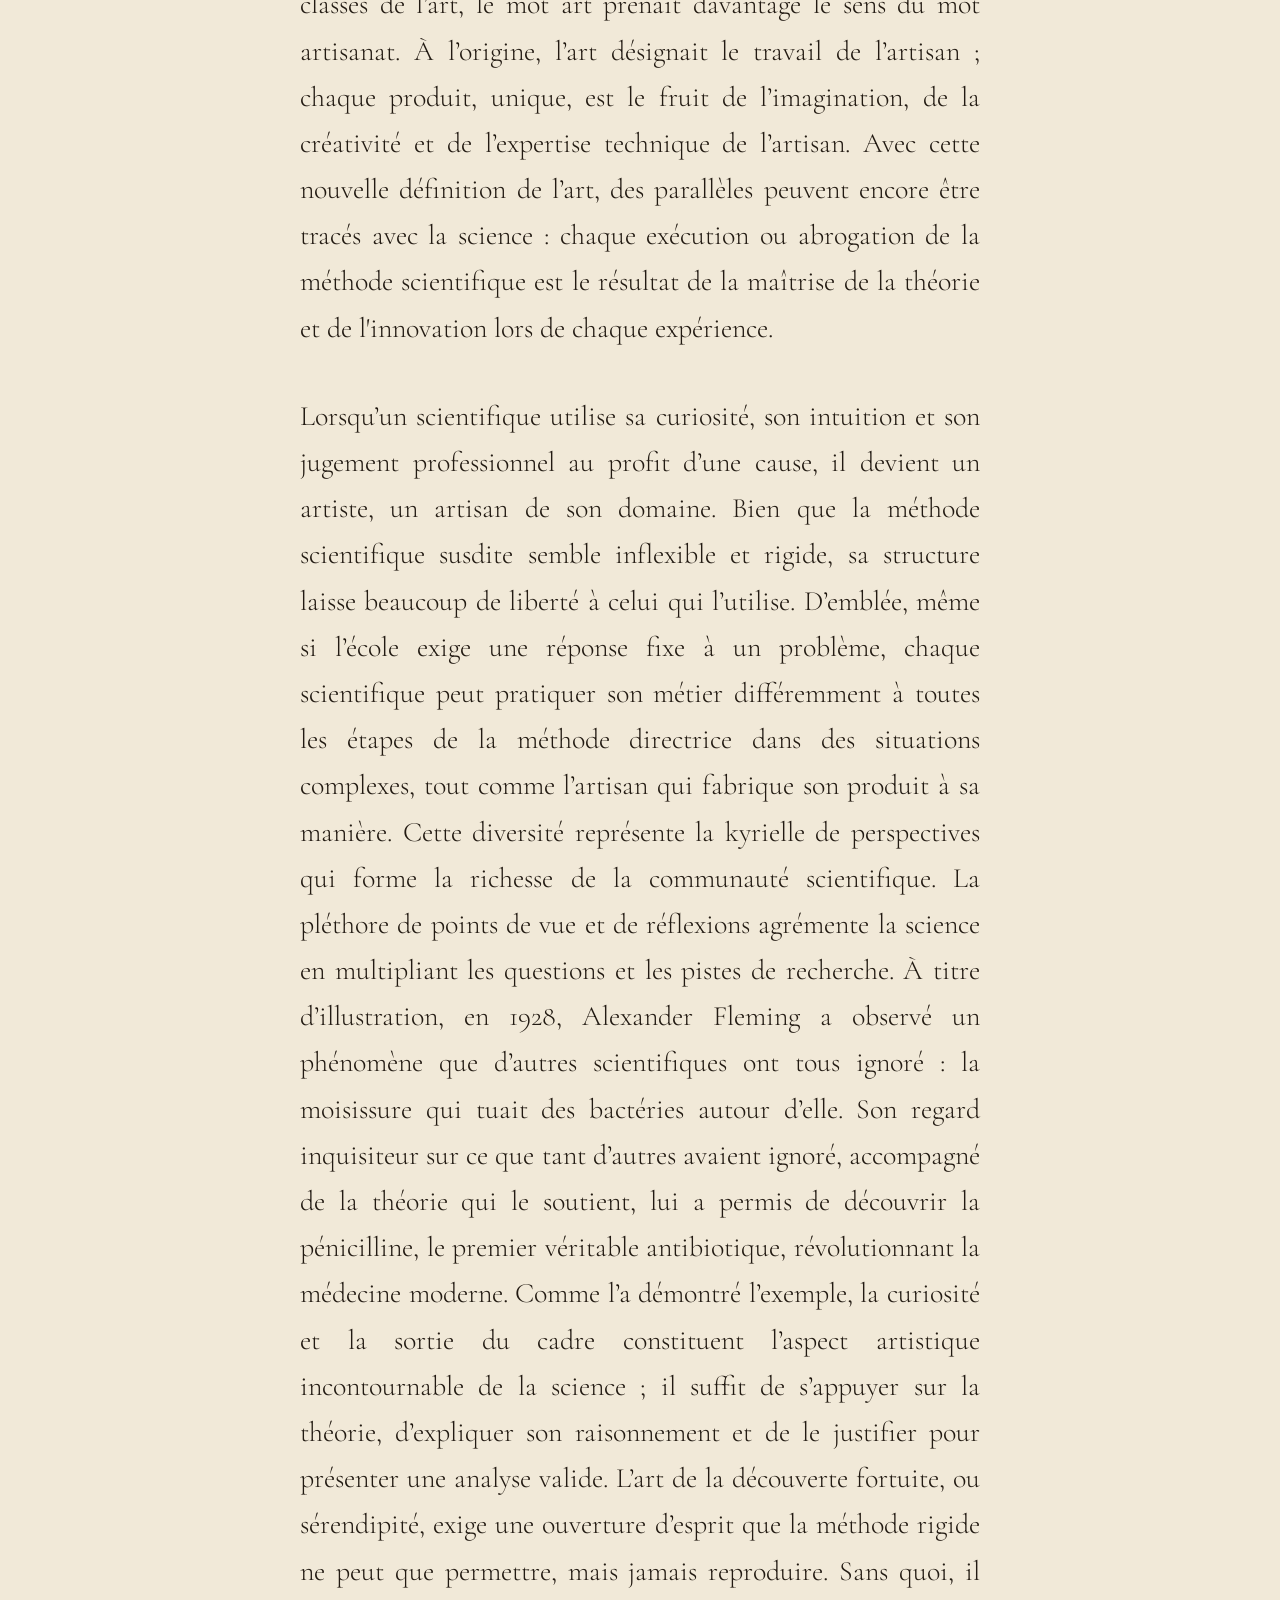
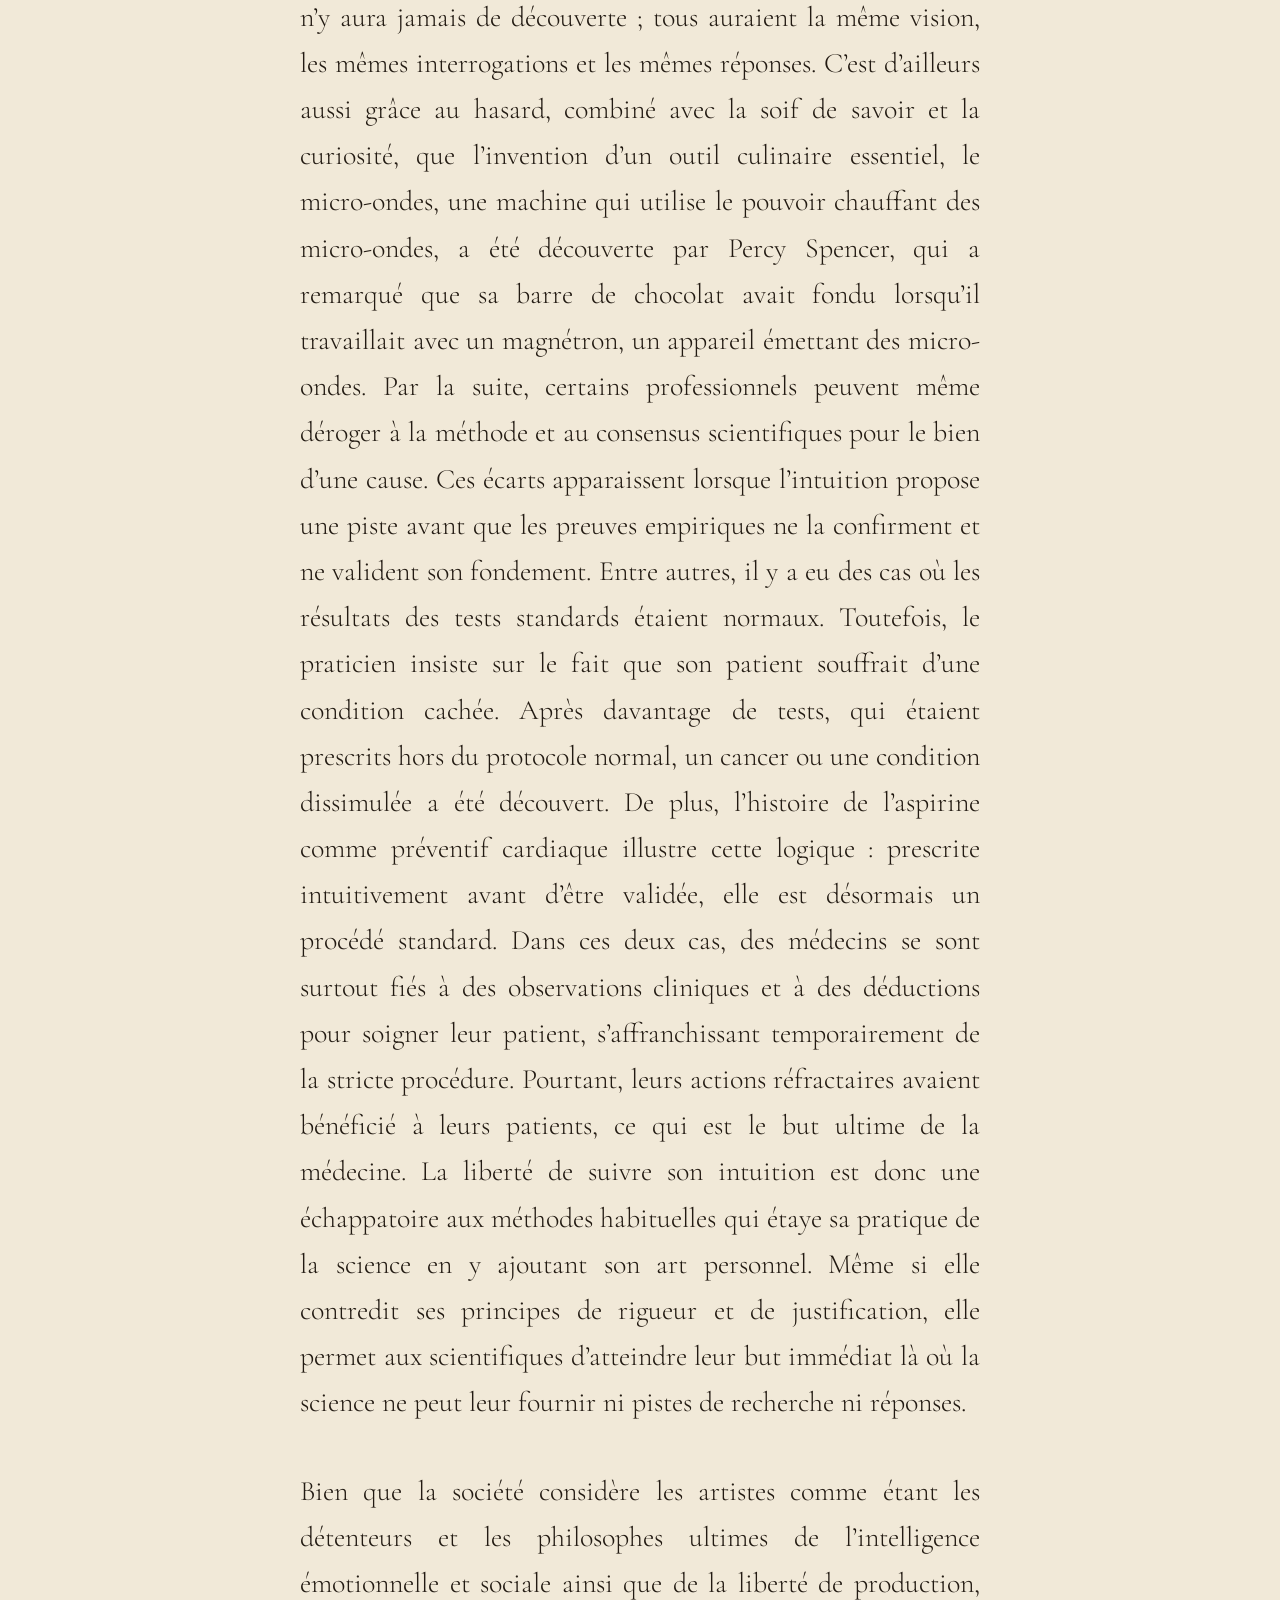
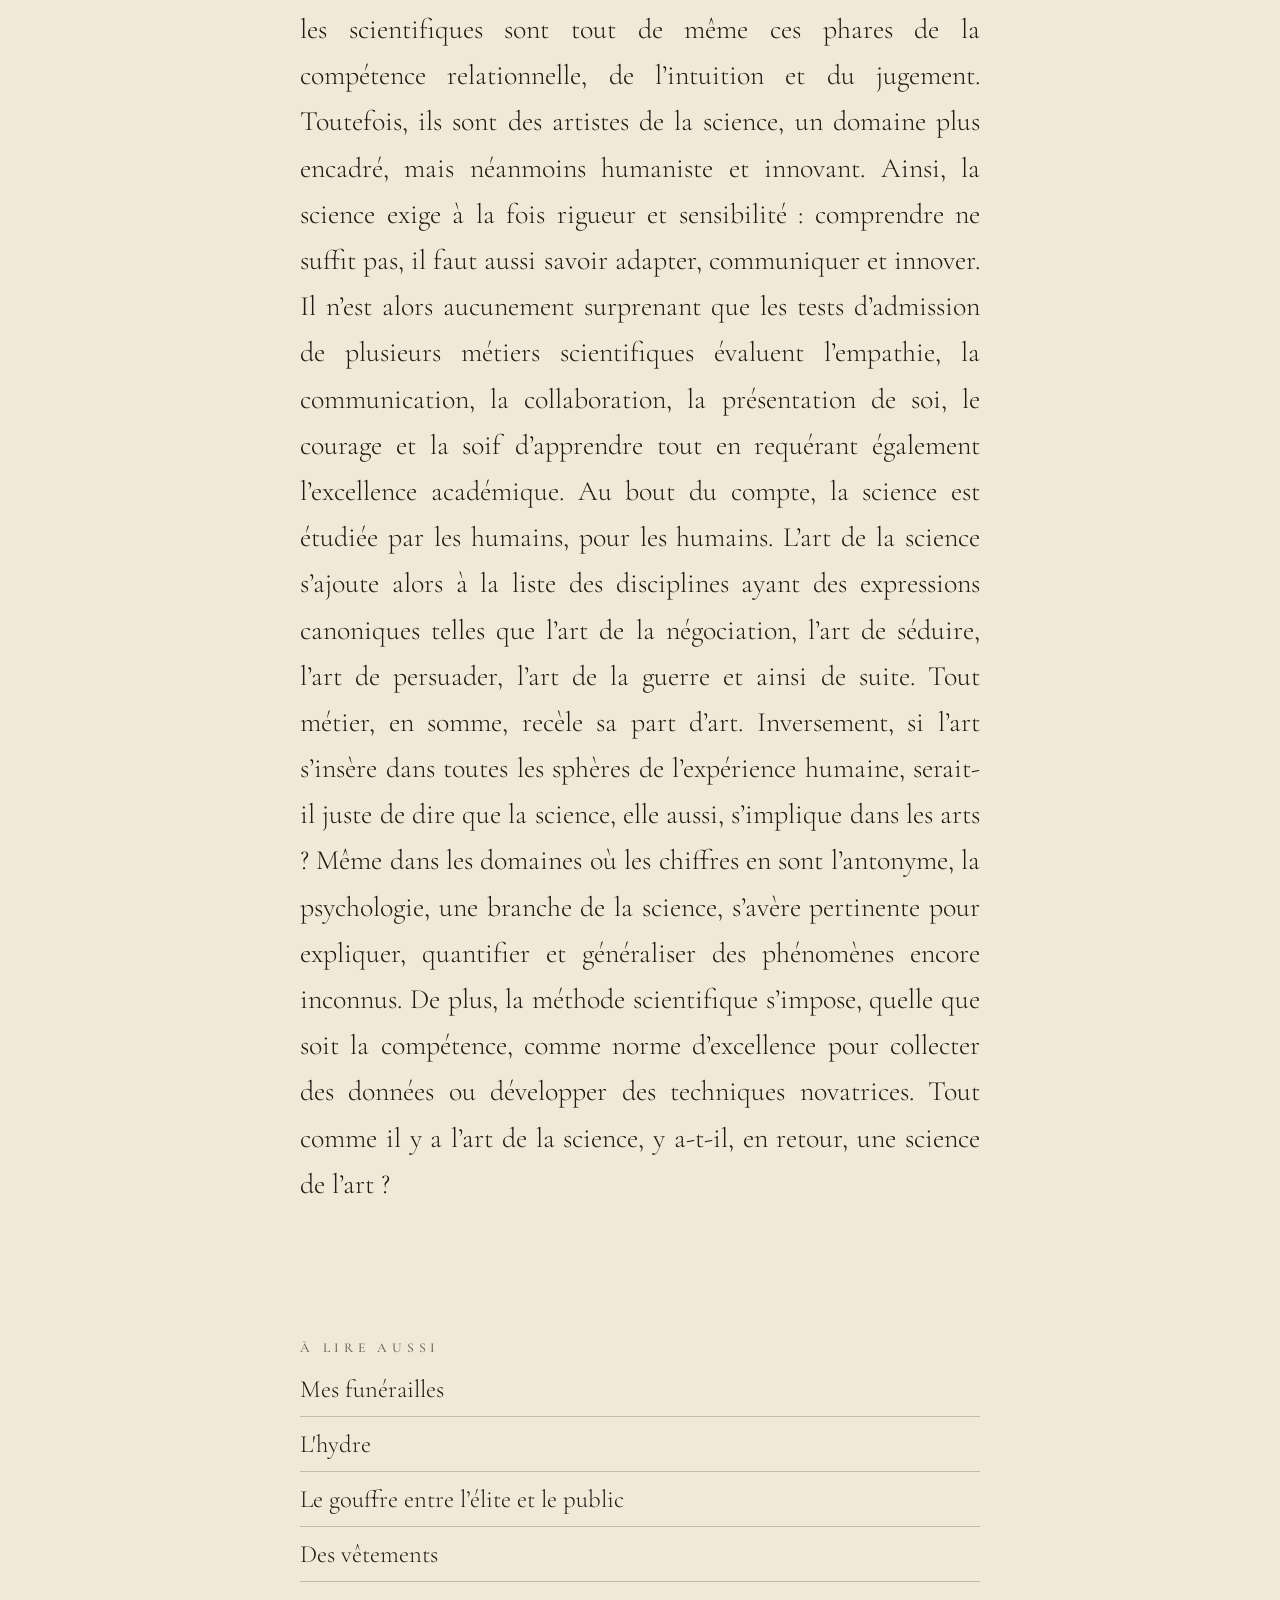
<file: textes\l-art-de-la-science\index.html>
<!DOCTYPE html>
<html lang="fr" class="standalone">
<head>
<meta charset="utf-8">
<meta name="viewport" content="width=device-width, initial-scale=1, viewport-fit=cover">
<title>L'art de la science — Le Contre-Journal</title>
<meta name="description" content="L'art de la science : une réflexion sur la médecine, la méthode scientifique et la place de la créativité dans la pratique scientifique.">
<link rel="canonical" href="https://lecontre-journal.com/textes/l-art-de-la-science/">
<meta name="robots" content="index,follow,max-image-preview:large">
<meta name="theme-color" content="#f1e9d8">
<meta property="og:type" content="article">
<meta property="og:site_name" content="Le Contre-Journal">
<meta property="og:locale" content="fr_FR">
<meta property="og:title" content="L'art de la science — Le Contre-Journal">
<meta property="og:description" content="Une réflexion sur la médecine comme science et comme art.">
<meta property="og:url" content="https://lecontre-journal.com/textes/l-art-de-la-science/">
<meta name="twitter:card" content="summary">
<meta name="twitter:title" content="L'art de la science — Le Contre-Journal">
<meta name="twitter:description" content="Une réflexion sur la médecine comme science et comme art.">

<link rel="icon" href="../../favicon.svg" type="image/svg+xml">
<link rel="stylesheet" href="https://fonts.googleapis.com/css2?family=Cormorant+Garamond:ital,wght@0,300;0,500;0,700;1,300;1,500&family=EB+Garamond:ital,wght@0,400;0,600;1,400&family=Playfair+Display:ital,wght@0,400;0,700;1,400&family=Cinzel:wght@400;600&family=Special+Elite&family=Inter:wght@300;500&family=Caveat:wght@400;600&display=swap">
<link rel="stylesheet" href="../../style.css">

<script type="application/ld+json">
{
  "@context": "https://schema.org",
  "@type": "Article",
  "name": "L'art de la science",
  "headline": "L'art de la science",
  "description": "Une réflexion sur la médecine comme science et comme art.",
  "inLanguage": "fr",
  "url": "https://lecontre-journal.com/textes/l-art-de-la-science/",
  "isPartOf": {
    "@type": "WebSite",
    "name": "Le Contre-Journal",
    "url": "https://lecontre-journal.com/"
  },
  "publisher": {
    "@type": "Organization",
    "name": "Le Contre-Journal"
  },
  "genre": "Textes"
}
</script>

<style>
html, body {
    background: #f1e9d8;
}
</style>

<noscript>
<style>
.l {
    opacity: 1 !important;
    transform: none !important;
    filter: none !important;
    letter-spacing: normal !important;
}
</style>
</noscript>
</head>

<body class="standalone">

<main id="rd" class="show standalone" data-th="encre"
style="background:#f1e9d8;color:#221a12;--fgc:34,26,18;font-family:'Cormorant Garamond',Georgia,serif">

<a class="bk" href="../../index.html" aria-label="Retour à l’accueil">←</a>

<header class="hero">
    <h1>L'art de la science</h1>
</header>

<article class="tx" style="font-size:clamp(1.35rem,5vw,1.75rem);line-height:1.65;padding-left:28px;padding-right:28px;text-align:left;letter-spacing:0em;font-weight:300;font-style:normal">

<p class="pp l quote">« Je ne remettrai à personne du poison, si on m’en demande, ni ne prendrai l’initiative d’une pareille suggestion ; semblablement, je ne remettrai à aucune femme un pessaire abortif, je passerai ma vie et j’exercerai mon art dans l’innocence et la pureté. »</p></p>

<div aria-hidden="true" style="height:3rem"></div>

<p class="pp l" style="text-align:justify">
Voici un extrait d’un des textes fondateurs de la déontologie clinique, le serment d’Hippocrate, une déclaration solennelle écrite par le père de la médecine à laquelle tous les professionnels exerçant dans ce domaine doivent prêter serment. Datant pourtant des alentours du IVᵉ siècle avant J.-C., cette relique du passé lointain résonne encore de sa promesse de rigueur morale dans les facultés de médecine des universités. Bien que le contenu de ce serment ait grandement changé, le clinicien pionnier de la Grèce antique en demeure l’éponyme. De plus, les valeurs fondamentales de la médecine occidentale telles que le partage des connaissances, la bienveillance et la discrétion, promises jadis et encore transmises aujourd’hui, forment les racines de cette profession. Ces racines puisent dans le sol de l’éducation et de la culture leur eau et leurs nutriments pour faire éclore les fleurs de la pratique clinique, chacune poussant de la terre de la science. Malgré leurs origines communes, chaque médecin arbore fièrement ses différentes façons d’exercer son métier, que ce soient des diagnostics variés, des traitements divers ou les nuances des pronostics, tous pouvant évoquer une analyse variée de la même question, tout en étant appropriés ; ainsi, le praticien d’une même science peut interpréter une même situation d’une myriade de façons. Pourtant, la médecine est bien considérée comme une science. Comment alors peut-elle être si fluctuante alors qu’elle est établie sur des théories quantitatives et généralisées ? Comment expliquer cet éventail de diversité tandis que les faits dans les livres se veulent universels ? Hippocrate a suggéré la réponse à ces questions dans son serment susmentionné en considérant la médecine comme un art qu’il exerce. Il convient donc de soutenir que la médecine, tout comme d'autres domaines, est à la fois une science et un art, en raison des compétences émotionnelles et sociales indispensables pour appliquer la méthode scientifique à la réalité, ainsi que des libertés qu'un scientifique peut prendre pour adapter les faits appris à chaque situation.
</p>

<p class="pp l" style="text-align:justify">
L’un est qualifié de subjectif, l’autre, d’objectif ; entre la bataille du relatif et de l’absolu, l’art et la science se balancent tels un funambule sur son fil. Lorsque l’un prend trop de place, l’équilibre se rompt et la chute devient inévitable. Une juste proportion est donc requise. Si l’art se définit comme étant « une activité créatrice visant à produire des œuvres destinées à toucher les sens et les émotions du public [...] » , la science est définie par sa méthode : la méthode scientifique. Cette méthode est séquentielle, structurée et immuable. Elle est établie sur l’observation d’un phénomène, la formulation d’une problématique, la recherche, l’élaboration d’une hypothèse, l’expérimentation, l’analyse des données, la conclusion, le partage des résultats, puis la répétition des expériences.
</p>

<p class="pp l" style="text-align:justify">
Pour valoriser son travail, le scientifique doit intégrer l’art  comme compétence relationnelle, au même titre que le stéthoscope, le bécher ou le microscope sont essentiels à son métier. D’abord, le scientifique doit trouver une problématique pertinente pour le grand public et un protocole qui respecte les contraintes du contexte dans lequel il se retrouve, telles que l’éthique et les ressources disponibles. Ensuite, il devra diffuser ses découvertes afin de partager ses connaissances avec le monde. Dans des circonstances cliniques, il doit être à l’écoute autant du verbal que du non-verbal de ses patients pour déduire le meilleur traitement qu’il peut offrir. Il faut donc être sensible aux besoins des autres ainsi qu’à leurs contraintes et savoir communiquer efficacement et avec charisme pour promouvoir son travail ardu. L’exemple de l’obstétricien hongrois du XIXᵉ siècle Ignaz Semmelweis illustre bien cette réalité : malgré une découverte majeure, son style d’écriture rebutant a nui à la diffusion de ses idées. Ce clinicien avait démontré à ses collègues que la désinfection des mains dans une solution de chaux chlorée après une autopsie et avant l’examen d’une femme près de son accouchement pouvait réduire la mortalité infantile de 18 % à moins de 2 %. Le docteur Semmelweis avait certes raison. Toutefois, sa plume dite « répétitive, égocentrique et belliqueuse » donnait l’impression d’insulter la communauté scientifique, ce qui ne lui avait pas permis d’instaurer l’hygiène des mains qu’il avait proposée. Ce rejet avait coûté des milliers de vies, privant des parturientes d’un geste préventif élémentaire. D’ailleurs, sa propre femme et ses collègues avaient tellement l’impression que ses découvertes ne pouvaient qu’être causées par de la folie qu’ils l’avaient interné dans un asile psychiatrique où il était mort quatorze jours plus tard à cause d’une plaie gangrenée attribuable aux châtiments physiques qu’il avait reçus. De surcroît, un scientifique doit autant maîtriser ses habiletés pratiques qu’émotionnelles et sociales, puisque certains sujets de recherche sont interdisciplinaires, exigeant la collaboration inévitable avec d’autres personnes. En outre, la réception des idées scientifiques dépend souvent de la réputation de leur auteur, de la même manière que la notoriété d’un artiste donne de la valeur à son œuvre. Par exemple, la communauté scientifique a longtemps suivi le scepticisme d’Albert Einstein envers certaines théories quantiques en raison de la renommée de ce génie du vingtième siècle. Ironiquement, la même communauté a rejeté la proposition de Semmelweis malgré ses preuves, alors que les hypothèses d’Einstein ont été acceptées bien au-delà de ce que les données justifiaient. Par ailleurs, ce prodige du XXᵉ siècle a été exclu du Manhattan Project, un projet visant à produire une bombe atomique, à cause de ses opinions politiques. Ce projet d’envergure mené lors de la Seconde Guerre mondiale représente le succès d’une collaboration exemplaire et colossale : il a embauché plus de 130 000 personnes, dont 3 000 à 5 000 physiciens. Ces exemples ci-dessus illustrent qu’en plus d’être sensibles et humanistes, les scientifiques doivent savoir coopérer et maintenir une image irréprochable pour faire avancer les découvertes de l’humanité. Ces qualités, bien qu’exigeantes par leur essence et leur quantité, sont essentielles ; sans elles, même le scientifique le plus rigoureux peine à transmettre ses découvertes, nonobstant leur pertinence, lui attribuant le stéréotype d’être austère, inaccessible et replié sur lui-même. En fin de compte, à quoi sert la connaissance si elle disparaît avec celui qui, seul, la détient ?
</p>

<p class="pp l" style="text-align:justify">
En plus d’être défini comme un vaisseau de la créativité humaine, le mot art tire ses racines étymologiques du latin ars qui veut originellement dire métier, talent, procédé, ruse et manière de se conduire. Avant d’inclure les œuvres des dix classes de l’art, le mot art prenait davantage le sens du mot artisanat. À l’origine, l’art désignait le travail de l’artisan ; chaque produit, unique, est le fruit de l’imagination, de la créativité et de l’expertise technique de l’artisan. Avec cette nouvelle définition de l’art, des parallèles peuvent encore être tracés avec la science : chaque exécution ou abrogation de la méthode scientifique est le résultat de la maîtrise de la théorie et de l'innovation lors de chaque expérience.
</p>

<p class="pp l" style="text-align:justify">
Lorsqu’un scientifique utilise sa curiosité, son intuition et son jugement professionnel au profit d’une cause, il devient un artiste, un artisan de son domaine. Bien que la méthode scientifique susdite semble inflexible et rigide, sa structure laisse beaucoup de liberté à celui qui l’utilise. D’emblée, même si l’école exige une réponse fixe à un problème, chaque scientifique peut pratiquer son métier différemment à toutes les étapes de la méthode directrice dans des situations complexes, tout comme l’artisan qui fabrique son produit à sa manière. Cette diversité représente la kyrielle de perspectives qui forme la richesse de la communauté scientifique. La pléthore de points de vue et de réflexions agrémente la science en multipliant les questions et les pistes de recherche. À titre d’illustration, en 1928, Alexander Fleming a observé un phénomène que d’autres scientifiques ont tous ignoré : la moisissure qui tuait des bactéries autour d’elle. Son regard inquisiteur sur ce que tant d’autres avaient ignoré, accompagné de la théorie qui le soutient, lui a permis de découvrir la pénicilline, le premier véritable antibiotique, révolutionnant la médecine moderne. Comme l’a démontré l’exemple, la curiosité et la sortie du cadre constituent l’aspect artistique incontournable de la science ; il suffit de s’appuyer sur la théorie, d’expliquer son raisonnement et de le justifier pour présenter une analyse valide. L’art de la découverte fortuite, ou sérendipité, exige une ouverture d’esprit que la méthode rigide ne peut que permettre, mais jamais reproduire. Sans quoi, il n’y aura jamais de découverte ; tous auraient la même vision, les mêmes interrogations et les mêmes réponses. C’est d’ailleurs aussi grâce au  hasard, combiné avec la soif de savoir et la curiosité, que l’invention d’un outil culinaire essentiel, le micro-ondes, une machine qui utilise le pouvoir chauffant des micro-ondes, a été découverte par Percy Spencer, qui a remarqué que sa barre de chocolat avait fondu lorsqu’il travaillait avec un magnétron, un appareil émettant des micro-ondes. Par la suite, certains professionnels peuvent même déroger à la méthode et au consensus scientifiques pour le bien d’une cause. Ces écarts apparaissent lorsque l’intuition propose une piste avant que les preuves empiriques ne la confirment et ne valident son fondement. Entre autres, il y a eu des cas où les résultats des tests standards étaient normaux. Toutefois, le praticien insiste sur le fait que son patient souffrait d’une condition cachée. Après davantage de tests, qui étaient prescrits hors du protocole normal, un cancer ou une condition dissimulée a été découvert. De plus, l’histoire de l’aspirine comme préventif cardiaque illustre cette logique : prescrite intuitivement avant d’être validée, elle est désormais un procédé standard. Dans ces deux cas, des médecins se sont surtout fiés à des observations cliniques et à des déductions pour soigner leur patient, s’affranchissant temporairement de la stricte procédure. Pourtant, leurs actions réfractaires avaient bénéficié à leurs patients, ce qui est le but ultime de la médecine. La liberté de suivre son intuition est donc une échappatoire aux méthodes habituelles qui étaye sa pratique de la science en y ajoutant son art personnel. Même si elle contredit ses principes de rigueur et de justification, elle permet aux scientifiques d’atteindre leur but immédiat là où la science ne peut leur fournir ni pistes de recherche ni réponses.
</p>

<p class="pp l" style="text-align:justify">
Bien que la société considère les artistes comme étant les détenteurs et les philosophes ultimes de l’intelligence émotionnelle et sociale ainsi que de la liberté de production, les scientifiques sont tout de même ces phares de la compétence relationnelle, de l’intuition et du jugement. Toutefois, ils sont des artistes de la science, un domaine plus encadré, mais néanmoins humaniste et innovant. Ainsi, la science exige à la fois rigueur et sensibilité : comprendre ne suffit pas, il faut aussi savoir adapter, communiquer et innover. Il n’est alors aucunement surprenant que les tests d’admission de plusieurs métiers scientifiques évaluent l’empathie, la communication, la collaboration, la présentation de soi, le courage et la soif d’apprendre tout en requérant également l’excellence académique. Au bout du compte, la science est étudiée par les humains, pour les humains. L’art de la science s’ajoute alors à la liste des disciplines ayant des expressions canoniques telles que l’art de la négociation, l’art de séduire, l’art de persuader, l’art de la guerre et ainsi de suite. Tout métier, en somme, recèle sa part d’art. Inversement, si l’art s’insère dans toutes les sphères de l’expérience humaine, serait-il juste de dire que la science, elle aussi, s’implique dans les arts ? Même dans les domaines où les chiffres en sont l’antonyme, la psychologie, une branche de la science, s’avère pertinente pour expliquer, quantifier et généraliser des phénomènes encore inconnus. De plus, la méthode scientifique s’impose, quelle que soit la compétence, comme norme d’excellence pour collecter des données ou développer des techniques novatrices. Tout comme il y a l’art de la science, y a-t-il, en retour, une science de l’art ?
</p>

</article>

<nav class="more" aria-label="Autres textes">
<h2>À lire aussi</h2>
<a href="../mes-funerailles/index.html">Mes funérailles</a>
<a href="../l-hydre/index.html">L'hydre</a>
<a href="../le-gouffre-entre-l-elite-et-le-public/index.html">Le gouffre entre l’élite et le public</a>
<a href="../des-vetements/index.html">Des vêtements</a>
</nav>

</main>

<script>
(function(){
    var q = document.querySelectorAll('.st,.pp,.fig');

    function on(n){
        if(n.classList.contains('st')){
            n.querySelectorAll('.l').forEach(function(l){
                l.classList.add('in');
            });
        } else {
            n.classList.add('in');
        }
    }

    if(!('IntersectionObserver' in window)){
        q.forEach(on);
        return;
    }

    var io = new IntersectionObserver(function(es){
        es.forEach(function(e){
            if(e.isIntersecting){
                on(e.target);
                io.unobserve(e.target);
            }
        });
    }, {
        threshold:0,
        rootMargin:'0px 0px 40% 0px'
    });

    q.forEach(function(n){
        io.observe(n);
    });
})();
</script>

</body>
</html>
</file>
<file: style.css>
html,body{margin:0;height:100%;background:#000;color:#e9e4f5;font-family:'Cormorant Garamond',Georgia,serif;-webkit-font-smoothing:antialiased}
*{box-sizing:border-box}
#intro{position:fixed;inset:0;z-index:20;background:#000;overflow:hidden;transition:opacity .8s;will-change:opacity}
#rain{position:absolute;left:0;top:0;width:100%;height:100%;will-change:transform;transform:translate3d(0,0,0);backface-visibility:hidden;contain:strict}
#skip{position:absolute;z-index:2;top:max(env(safe-area-inset-top),16px);right:clamp(12px,3vw,24px);background:#000a;border:1px solid #fff9;border-radius:99px;color:#fff;font:300 clamp(0.82rem,2.2vw,0.98rem) 'Cormorant Garamond',Georgia,serif;letter-spacing:.08em;padding:clamp(6px,1.6vw,9px) clamp(12px,3.2vw,18px);backdrop-filter:blur(6px);-webkit-backdrop-filter:blur(6px);cursor:pointer;transition:background .3s,border-color .3s}
#skip:hover{background:rgba(255,255,255,0.18);border-color:#fff}
#idx{position:fixed;inset:0;z-index:5;overflow:auto;background:#000;padding:max(env(safe-area-inset-top),24px) clamp(16px,5vw,36px) clamp(60px,12vh,110px);box-sizing:border-box}
.idx-container{max-width:min(38rem,100%);margin:0 auto;text-align:left;box-sizing:border-box}
.idx-container>*{opacity:0}
#idx.show .idx-container>*{animation:up 1.8s ease both}
@keyframes up{from{opacity:0;transform:translateY(18px)}to{opacity:1;transform:none}}
#idx h1,.idx-container h1{font-weight:300;font-size:clamp(2.4rem,9.5vw,4.5rem);margin:clamp(4vh,8vh,11vh) 0 .2em;line-height:1.08;text-align:left}
.by,.idx-container .by{font-size:clamp(0.85rem,2.3vw,1.1rem);letter-spacing:clamp(0.1em,0.25vw,0.16em);text-transform:uppercase;opacity:.8;font-weight:400;margin:-0.1em 0 clamp(1rem,2.5vh,1.6em);color:#e9e4f5;text-align:left}
.sub,.idx-container .sub{opacity:.65;font-style:italic;font-size:clamp(1.02rem,2.8vw,1.3rem);line-height:1.55;margin:0 0 clamp(2rem,5vh,3.5rem);text-align:left}
#idx h2,.idx-container h2{font-size:clamp(0.72rem,1.8vw,0.85rem);letter-spacing:.35em;text-transform:uppercase;color:#8c8c8c;font-weight:500;margin:clamp(1.8rem,4vh,2.8rem) 0 .4rem;text-align:left}
.it{display:block;width:100%;text-align:left;background:none;border:0;border-bottom:1px solid #ffffff18;color:inherit;font:300 clamp(1.25rem,3.8vw,1.65rem) 'Cormorant Garamond',Georgia,serif;padding:clamp(0.6rem,1.8vh,0.85rem) 0;transition:padding .4s,color .4s;text-decoration:none}
.it:active,.it:hover{padding-left:.8rem;color:#fff}
#rd{position:fixed;inset:0;z-index:6;overflow:auto;opacity:0;pointer-events:none;transition:opacity .7s,background .7s}
#rd.show{opacity:1;pointer-events:auto}
.bk{position:fixed;top:max(env(safe-area-inset-top),14px);left:clamp(12px,3vw,20px);z-index:7;width:clamp(38px,8vw,44px);height:clamp(38px,8vw,44px);border-radius:50%;border:1px solid currentColor;background:#0003;color:inherit;font-size:clamp(1.1rem,2.5vw,1.35rem);backdrop-filter:blur(6px);-webkit-backdrop-filter:blur(6px);display:grid;place-items:center;text-decoration:none}
.hero{height:clamp(55vh,75vh,85vh);display:grid;place-items:center;text-align:center;position:relative;overflow:hidden;padding:0 clamp(16px,4vw,32px)}
.hero img{position:absolute;inset:-10% 0;width:100%;height:120%;object-fit:cover;opacity:.4}
.hero h1{position:relative;font-weight:300;font-size:clamp(2.4rem,9vw,5.2rem);line-height:1.08;margin:0;animation:ti 2s both}
@keyframes ti{from{opacity:0;letter-spacing:.3em;filter:blur(10px)}}
.tx{max-width:46rem;margin:0 auto;padding-top:12vh;padding-bottom:30vh}
.st{margin:0 0 3.4rem}
.l{display:block;opacity:0;transition:all 1.4s ease}
[data-th=nuit] .l,[data-th=blanc] .l{transform:translateY(22px);filter:blur(8px)}
[data-th=encre] .l{transform:translateX(-26px)}
[data-th=aube] .l{transform:scale(.9)}
[data-th=brume] .l{letter-spacing:.35em}
.l.in,[data-th] .l.in{opacity:1;transform:none;filter:none;letter-spacing:normal}
.ep{max-width:34rem;margin:0 auto;padding:0 20px 30vh;display:grid;gap:10px}
.ep input,.ep select,.ep textarea{font:1rem system-ui,sans-serif;padding:10px;border-radius:8px;border:1px solid #8886;background:#fff2;color:inherit;width:100%}
.ep option{color:#000}
.re-wrap{margin:clamp(1.8rem,4vh,2.8rem) 0 2rem;text-align:left}
#re,.btn{display:inline-block;padding:clamp(6px,1.4vw,9px) clamp(14px,2.8vw,20px);border-radius:99px;border:1px solid rgba(255,255,255,0.35);background:rgba(255,255,255,0.04);backdrop-filter:blur(6px);-webkit-backdrop-filter:blur(6px);color:#ccc;font-family:'Cormorant Garamond',Georgia,serif;font-size:clamp(0.8rem,1.8vw,0.92rem);font-weight:400;letter-spacing:0.12em;text-transform:uppercase;text-align:left;cursor:pointer;transition:all .3s ease;box-sizing:border-box}
#re:hover,#re:active,.btn:hover,.btn:active{background:rgba(255,255,255,0.14);border-color:#fff;color:#fff;transform:translateY(-1px)}
.ep .btn{margin:0;color:inherit;border-color:currentColor}
#pen,#sv{position:fixed;z-index:9;bottom:max(env(safe-area-inset-bottom),18px);border:0;border-radius:99px;font:1rem system-ui,sans-serif;padding:12px 18px;background:#fff;color:#000}
#pen{left:18px;font-size:1.2rem}#sv{right:18px}
[contenteditable]{outline:1px dashed #fff88;outline-offset:6px}
.pp{margin:0 0 1.5em;hyphens:auto}
.pp.l{display:block}
.md{position:fixed;top:max(env(safe-area-inset-top),14px);right:16px;z-index:7;height:42px;padding:0 14px;border-radius:99px;border:1px solid currentColor;background:#0003;color:inherit;font:1rem 'Cormorant Garamond',Georgia,serif;backdrop-filter:blur(6px)}
.tb{position:fixed;top:max(env(safe-area-inset-top),10px);left:64px;right:10px;z-index:8;display:grid;gap:6px;max-height:44vh;overflow:auto;padding:7px 9px;border-radius:12px;background:#000d;color:#fff;font:.75rem system-ui,sans-serif;backdrop-filter:blur(8px)}
.tb label{display:grid;gap:2px;font-size:.62rem;opacity:.9;white-space:nowrap}
.tb input[type=range]{width:86px}
.tb button,.tb select{font:.8rem system-ui,sans-serif;padding:7px 10px;border:1px solid #fff6;border-radius:8px;background:#fff1;color:#fff;white-space:nowrap}
.tb option{color:#000}
.tb button.on{background:#fff;color:#000}
.ep small{opacity:.7;font:.8rem system-ui,sans-serif}
.tb .r{display:flex;gap:7px;align-items:center;overflow-x:auto;padding-bottom:2px}
.tb .sep{width:1px;height:22px;background:#fff4;flex:none}
.tb input[type=color]{width:28px;height:28px;padding:0;border:1px solid #fff6;border-radius:8px;background:none}
.tb .cl{display:flex;align-items:center;gap:4px;flex:none;font-size:.9rem}
.tb .r>*{flex:none}
.sw{width:26px;height:26px;padding:0!important;border-radius:50%!important;border:2px solid #fff6!important}
.sw.on{border-color:#fff!important}
#edt{outline:none;box-shadow:inset 0 0 0 1px #8885;min-height:50vh;border-radius:6px;cursor:text}
#edt p{margin:0;min-height:1.2em}
.fog{position:fixed;inset:0;z-index:0;pointer-events:none;overflow:hidden;opacity:.55}
.fog.f2{opacity:1}
.fog::before,.fog::after{content:"";position:absolute;inset:-30%;background:radial-gradient(40% 32% at 25% 35%,rgba(var(--fgc),.17),transparent 70%),radial-gradient(45% 35% at 75% 60%,rgba(var(--fgc),.13),transparent 70%),radial-gradient(35% 30% at 50% 88%,rgba(var(--fgc),.15),transparent 70%);filter:blur(34px);animation:fg1 42s ease-in-out infinite alternate}
.fog::after{animation-duration:63s;animation-delay:-25s;animation-direction:alternate-reverse;opacity:.8}
@keyframes fg1{from{transform:translate3d(-7%,-4%,0) scale(1)}to{transform:translate3d(8%,5%,0) scale(1.2)}}
.hero,.tx,.ep{position:relative;z-index:1}
[data-th="brouillard"] .l,[data-th="crépuscule"] .l{transform:translateY(22px);filter:blur(8px)}
[data-th="sépia"] .l{transform:translateX(-26px)}
.fig{margin:2.4rem 0;text-align:center}
.fig img,#edt img{max-width:100%;height:auto;border-radius:3px;vertical-align:middle}
#edt img{cursor:pointer}
#edt img.sel{outline:3px solid #7fb3ff;outline-offset:2px}
#tabs{position:fixed;z-index:6;top:max(env(safe-area-inset-top),14px);right:16px;display:flex;gap:8px}
#abt,#aut{max-width:40vw;overflow:hidden;text-overflow:ellipsis;white-space:nowrap;padding:9px 18px;border-radius:99px;border:1px solid #fff9;background:#000a;color:#fff;font:1rem 'Cormorant Garamond',Georgia,serif;letter-spacing:.08em;backdrop-filter:blur(6px);transition:background .3s,color .3s}
#abt:hover,#aut:hover{background:#fff;color:#000}
.bgimg{position:fixed;inset:0;z-index:0;pointer-events:none;background-size:cover;background-position:center;background-repeat:no-repeat}
#toast{position:fixed;z-index:10;left:50%;top:max(env(safe-area-inset-top),16px);transform:translateX(-50%);background:#000c;color:#fff;padding:8px 14px;border-radius:8px;font:.9rem system-ui,sans-serif;opacity:0;transition:opacity .4s;pointer-events:none}
/* Standalone reader page styles with fluid responsive scaling */
html.standalone, body.standalone { height:auto }
#rd.standalone { position:relative;inset:auto;z-index:auto;overflow:visible;opacity:1;pointer-events:auto;min-height:100vh;transition:none }
a.bk { display:grid;place-items:center;text-decoration:none }
.tx { max-width:min(46rem,100%);padding-bottom:10vh;box-sizing:border-box }
.more { max-width:min(46rem,100%);margin:0 auto;padding:0 clamp(16px,4vw,28px) clamp(10vh,16vh,20vh);position:relative;z-index:1;box-sizing:border-box }
.more h2 { font-size:clamp(0.72rem,1.8vw,0.85rem);letter-spacing:.35em;text-transform:uppercase;opacity:.65;font-weight:500;margin:0 0 .4rem }
.more a { display:block;color:inherit;text-decoration:none;font-size:clamp(1.2rem,3.5vw,1.55rem);font-weight:300;padding:clamp(0.5rem,1.5vh,0.75rem) 0;border-bottom:1px solid rgba(var(--fgc),.22);transition:padding-left .3s }
.more a:hover { padding-left:.6rem }
.sr { position:absolute;width:1px;height:1px;overflow:hidden;clip:rect(0 0 0 0);white-space:nowrap }
a.it { text-decoration:none;box-sizing:border-box }




/* Mobile-only margins */
@media screen and (max-width: 600px) {
    .tx {
        padding-left: 18px !important;
        padding-right: 18px !important;
        box-sizing: border-box;
    }
}

/* Citation : 2 pt plus petite que le texte, alignée à droite */
.pp.quote{font-size:calc(1em - 2pt);text-align:right}
</file>
